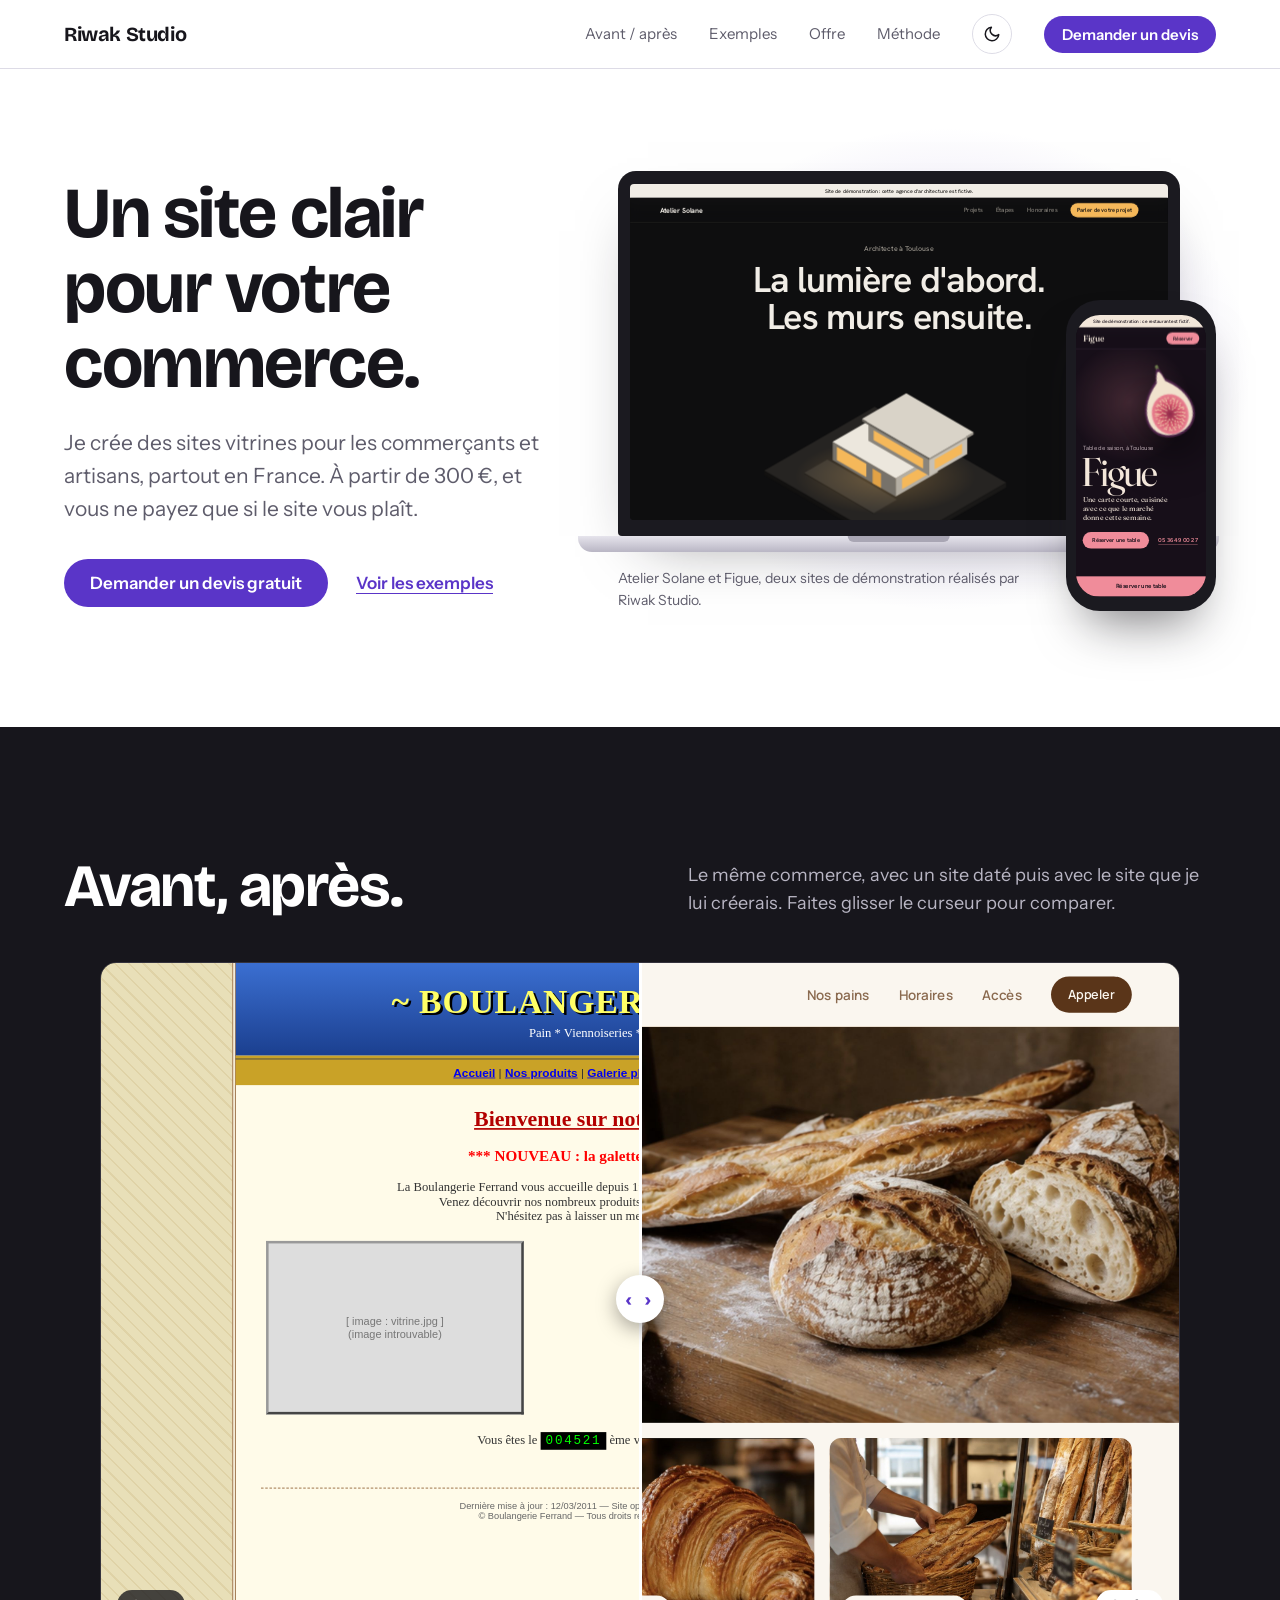
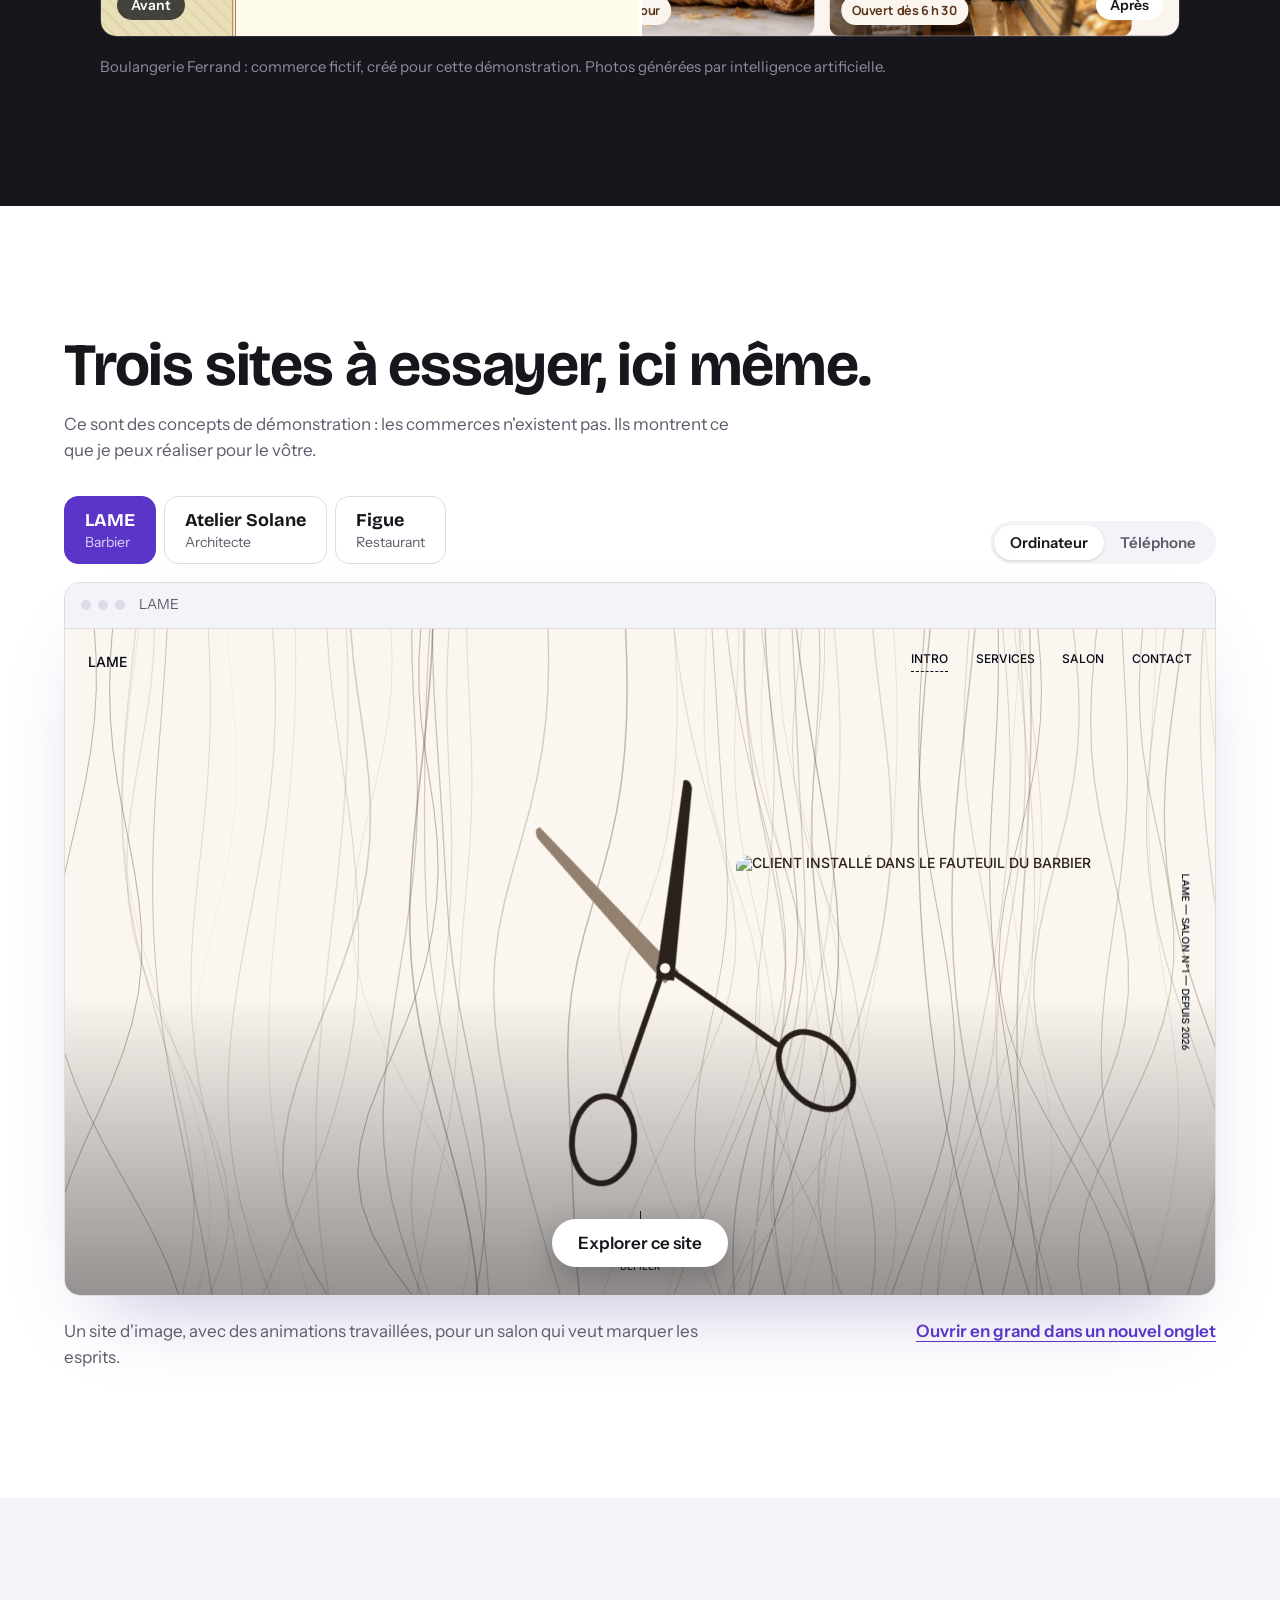
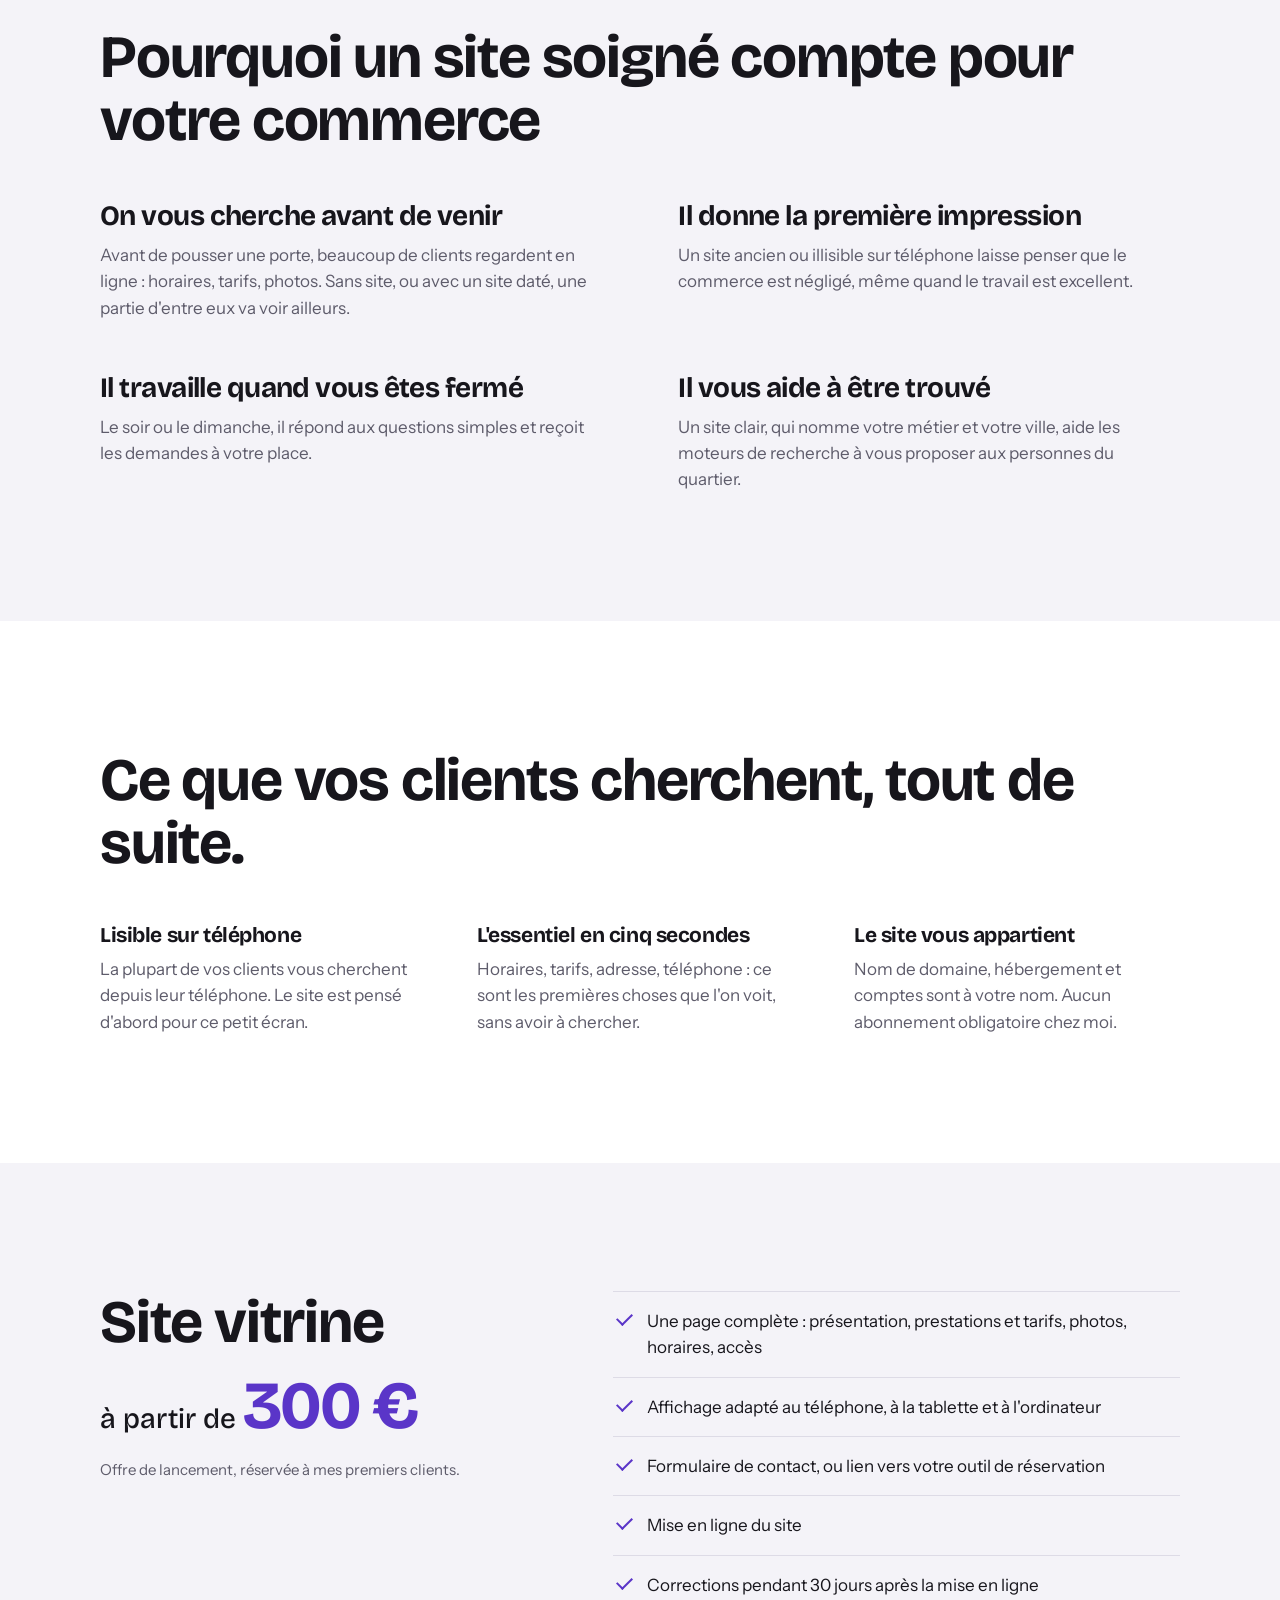
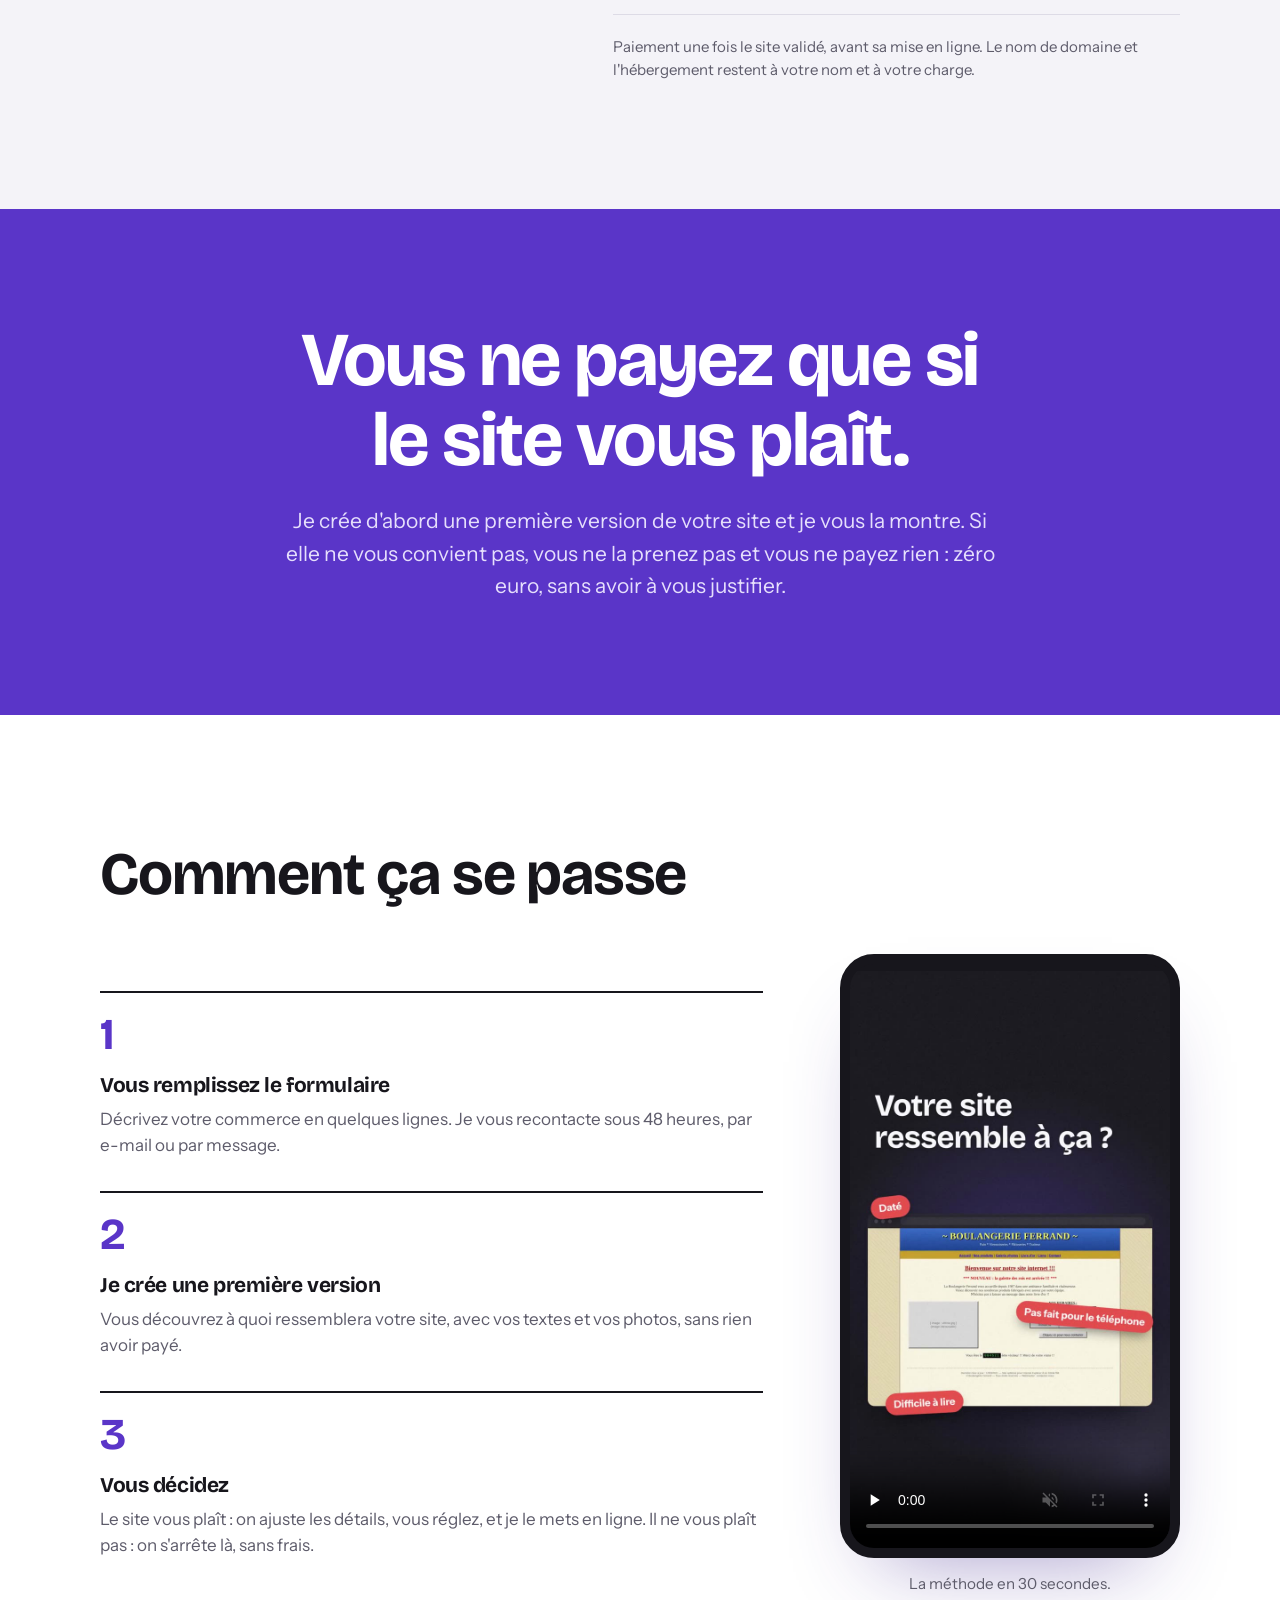
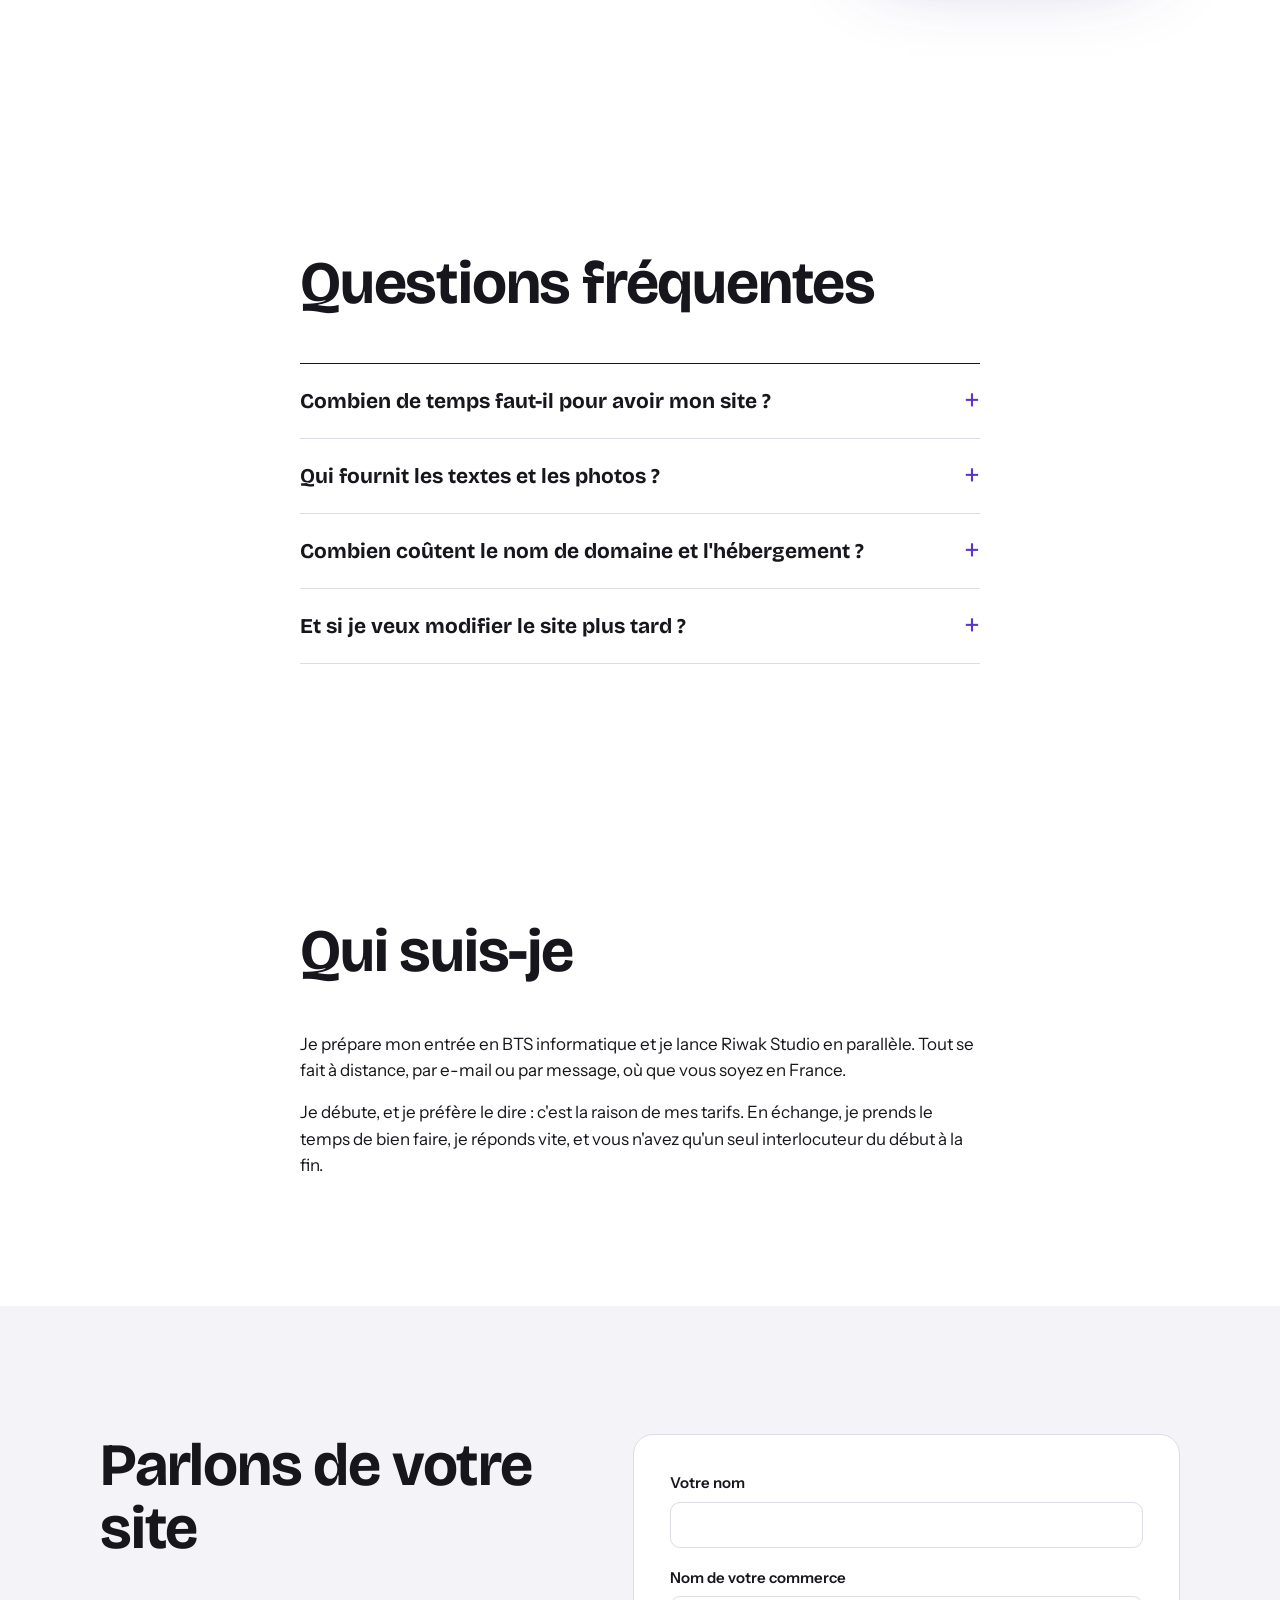
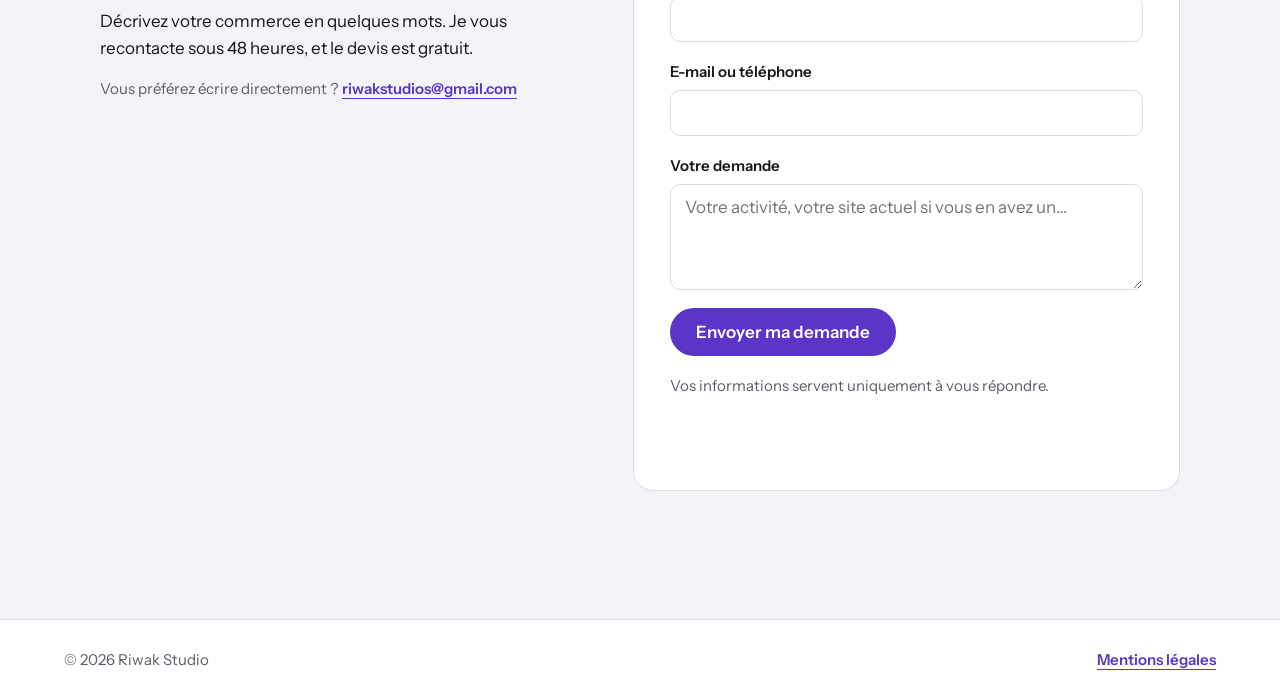
<file: index.html>
<!DOCTYPE html>
<html lang="fr">
<head>
  <meta charset="UTF-8">
  <meta name="viewport" content="width=device-width, initial-scale=1">
  <title>Riwak Studio | Sites vitrines pour commerces et artisans</title>
  <meta name="description" content="Riwak Studio crée des sites vitrines pour les commerçants et artisans, partout en France. À partir de 300 €, et vous ne payez que si le site vous plaît.">

  <!-- Polices : Bricolage Grotesque pour les titres, Instrument Sans pour le texte -->
  <link rel="preconnect" href="https://fonts.googleapis.com">
  <link rel="preconnect" href="https://fonts.gstatic.com" crossorigin>
  <link href="https://fonts.googleapis.com/css2?family=Bricolage+Grotesque:opsz,wght@12..96,500;12..96,700&family=Instrument+Sans:wght@400;500;600&display=swap" rel="stylesheet">

  <!-- La feuille de style : toutes les couleurs, tailles et espacements sont dans ce fichier -->
  <!-- Applique le thème choisi (clair ou sombre) AVANT l'affichage, pour éviter un flash de couleur -->
  <script>
    try { var t = localStorage.getItem('theme'); if (t) document.documentElement.dataset.theme = t; } catch (e) {}
  </script>
  <!-- « ?v=2 » = numéro de version. Le changer oblige les navigateurs à recharger le fichier au lieu d'utiliser leur ancienne copie. -->
  <link rel="stylesheet" href="style.css?v=3">
</head>
<body>

<!-- ============ EN-TÊTE ============ -->
<header class="entete">
  <a href="#haut" class="logo">Riwak Studio</a>
  <nav class="menu" aria-label="Navigation principale">
    <a href="#refonte">Avant / après</a>
    <a href="#exemples">Exemples</a>
    <a href="#offre">Offre</a>
    <a href="#methode">Méthode</a>
    <!-- Le bouton qui passe du mode clair au mode sombre (voir script.js) -->
    <button class="theme" type="button" aria-label="Passer en mode sombre">
      <svg class="icone-lune" viewBox="0 0 24 24" fill="none" stroke="currentColor" stroke-width="2" stroke-linecap="round" stroke-linejoin="round" aria-hidden="true"><path d="M21 12.8A9 9 0 1 1 11.2 3a7 7 0 0 0 9.8 9.8z"/></svg>
      <svg class="icone-soleil" viewBox="0 0 24 24" fill="none" stroke="currentColor" stroke-width="2" stroke-linecap="round" aria-hidden="true"><circle cx="12" cy="12" r="4"/><path d="M12 2v2M12 20v2M4.9 4.9l1.4 1.4M17.7 17.7l1.4 1.4M2 12h2M20 12h2M4.9 19.1l1.4-1.4M17.7 6.3l1.4-1.4"/></svg>
    </button>
    <a href="#contact" class="bouton bouton-petit"><span class="texte-long">Demander un devis</span><span class="texte-court">Devis</span></a>
  </nav>
</header>

<main id="haut">

  <!-- ============ ACCROCHE : le texte à gauche, deux vrais sites dans un ordinateur et un téléphone ============ -->
  <section class="accroche">
    <div class="accroche-gauche">
      <h1>Un site clair pour votre commerce.</h1>
      <p class="accroche-texte">Je crée des sites vitrines pour les commerçants et artisans, partout en France. À partir de 300&nbsp;€, et vous ne payez que si le site vous plaît.</p>
      <div class="accroche-boutons">
        <a href="#contact" class="bouton">Demander un devis gratuit</a>
        <a href="#exemples" class="lien">Voir les exemples</a>
      </div>
    </div>

    <!-- Les écrans affichent les vrais sites d'exemple, réduits.
         data-largeur et data-hauteur = la taille d'origine du site ; script.js calcule la réduction. -->
    <figure class="scene">
      <div class="portable">
        <div class="portable-cadre">
          <div class="ecran ecran-portable" data-largeur="1440" data-hauteur="900">
            <iframe src="exemples/atelier-solane/index.html" title="Site Atelier Solane" tabindex="-1" aria-hidden="true"></iframe>
          </div>
        </div>
        <div class="portable-base"></div>
      </div>
      <div class="mobile">
        <div class="ecran ecran-mobile" data-largeur="390" data-hauteur="844">
          <iframe src="exemples/figue/index.html" title="Site Figue" tabindex="-1" aria-hidden="true"></iframe>
        </div>
      </div>
      <figcaption class="scene-legende">Atelier Solane et Figue, deux sites de démonstration réalisés par Riwak Studio.</figcaption>
    </figure>
  </section>

  <!-- ============ AVANT / APRÈS : le même commerce, l'ancien site et le nouveau ============ -->
  <section class="refonte" id="refonte">
    <div class="refonte-tete">
      <h2 class="titre">Avant, après.</h2>
      <p>Le même commerce, avec un site daté puis avec le site que je lui créerais. Faites glisser le curseur pour comparer.</p>
    </div>

    <!-- --position = où se trouve la séparation, de 0 % à 100 %. script.js la met à jour quand on bouge le curseur. -->
    <div class="comparateur" style="--position: 50%">
      <div class="ecran comparateur-ecran" data-largeur="1280" data-hauteur="800">
        <iframe src="exemples/refonte/avant.html" title="Ancien site" tabindex="-1" aria-hidden="true" loading="lazy"></iframe>
      </div>
      <div class="ecran comparateur-ecran comparateur-apres" data-largeur="1280" data-hauteur="800">
        <iframe src="exemples/refonte/apres.html" title="Nouveau site" tabindex="-1" aria-hidden="true" loading="lazy"></iframe>
      </div>
      <span class="etiquette etiquette-avant">Avant</span>
      <span class="etiquette etiquette-apres">Après</span>
      <!-- Le vrai curseur est invisible et couvre toute l'image : on peut cliquer ou glisser n'importe où,
           et il marche aussi au clavier avec les flèches -->
      <input class="comparateur-curseur" type="range" min="0" max="100" value="50" aria-label="Comparer l'ancien site et le nouveau">
      <span class="poignee" aria-hidden="true"></span>
    </div>
    <p class="refonte-note">Boulangerie Ferrand : commerce fictif, créé pour cette démonstration. Photos générées par intelligence artificielle.</p>
  </section>

  <!-- ============ EXEMPLES : les trois sites, visibles sans quitter la page ============ -->
  <section class="exemples" id="exemples">
    <h2 class="titre">Trois sites à essayer, ici même.</h2>
    <p class="exemples-intro">Ce sont des concepts de démonstration : les commerces n'existent pas. Ils montrent ce que je peux réaliser pour le vôtre.</p>

    <div class="exemples-commandes">
      <!-- Les trois onglets. Le contenu de chaque exemple est décrit dans script.js -->
      <div class="onglets" role="tablist" aria-label="Choisir un exemple">
        <button class="onglet actif" role="tab" aria-selected="true" data-exemple="0">LAME <span>Barbier</span></button>
        <button class="onglet" role="tab" aria-selected="false" data-exemple="1">Atelier Solane <span>Architecte</span></button>
        <button class="onglet" role="tab" aria-selected="false" data-exemple="2">Figue <span>Restaurant</span></button>
      </div>
      <!-- Pour voir le site comme sur un ordinateur ou comme sur un téléphone -->
      <div class="appareils" role="group" aria-label="Taille de l'aperçu">
        <button class="appareil actif" data-appareil="ordinateur" aria-pressed="true">Ordinateur</button>
        <button class="appareil" data-appareil="telephone" aria-pressed="false">Téléphone</button>
      </div>
    </div>

    <div class="fenetre">
      <div class="fenetre-barre">
        <span class="fenetre-points" aria-hidden="true"><i></i><i></i><i></i></span>
        <span class="fenetre-nom">LAME</span>
        <button class="fenetre-quitter" hidden>Quitter le site</button>
      </div>
      <div class="fenetre-ecran">
        <!-- Le site d'exemple s'affiche dans ce cadre (une « iframe » = une page dans la page) -->
        <iframe class="fenetre-site" title="Aperçu du site LAME" loading="lazy" src="exemples/lame/index.html"></iframe>
        <!-- Ce bouton recouvre le site : tant qu'on n'a pas cliqué dessus, la molette fait défiler
             la page Riwak Studio et pas le site d'exemple -->
        <button class="fenetre-voile"><span>Explorer ce site</span></button>
      </div>
    </div>

    <div class="exemple-legende">
      <p class="exemple-description">Un site d'image, avec des animations travaillées, pour un salon qui veut marquer les esprits.</p>
      <a href="exemples/lame/index.html" class="lien exemple-lien" target="_blank" rel="noopener">Ouvrir en grand dans un nouvel onglet</a>
    </div>
  </section>

  <!-- ============ POURQUOI UN SITE DE QUALITÉ ============ -->
  <section class="bloc bloc-teinte" id="pourquoi">
    <h2 class="titre">Pourquoi un site soigné compte pour votre commerce</h2>
    <div class="quatre">
      <div>
        <h3>On vous cherche avant de venir</h3>
        <p>Avant de pousser une porte, beaucoup de clients regardent en ligne : horaires, tarifs, photos. Sans site, ou avec un site daté, une partie d'entre eux va voir ailleurs.</p>
      </div>
      <div>
        <h3>Il donne la première impression</h3>
        <p>Un site ancien ou illisible sur téléphone laisse penser que le commerce est négligé, même quand le travail est excellent.</p>
      </div>
      <div>
        <h3>Il travaille quand vous êtes fermé</h3>
        <p>Le soir ou le dimanche, il répond aux questions simples et reçoit les demandes à votre place.</p>
      </div>
      <div>
        <h3>Il vous aide à être trouvé</h3>
        <p>Un site clair, qui nomme votre métier et votre ville, aide les moteurs de recherche à vous proposer aux personnes du quartier.</p>
      </div>
    </div>
  </section>

  <!-- ============ CE QUE VOUS OBTENEZ ============ -->
  <section class="bloc">
    <h2 class="titre">Ce que vos clients cherchent, tout de suite.</h2>
    <div class="trois">
      <div>
        <h3>Lisible sur téléphone</h3>
        <p>La plupart de vos clients vous cherchent depuis leur téléphone. Le site est pensé d'abord pour ce petit écran.</p>
      </div>
      <div>
        <h3>L'essentiel en cinq secondes</h3>
        <p>Horaires, tarifs, adresse, téléphone : ce sont les premières choses que l'on voit, sans avoir à chercher.</p>
      </div>
      <div>
        <h3>Le site vous appartient</h3>
        <p>Nom de domaine, hébergement et comptes sont à votre nom. Aucun abonnement obligatoire chez moi.</p>
      </div>
    </div>
  </section>

  <!-- ============ OFFRE ============ -->
  <section class="bloc bloc-teinte" id="offre">
    <div class="offre">
      <div class="offre-prix">
        <h2 class="titre">Site vitrine</h2>
        <p class="prix">à partir de <strong>300&nbsp;€</strong></p>
        <p class="note">Offre de lancement, réservée à mes premiers clients.</p>
      </div>
      <div class="offre-detail">
        <ul class="liste">
          <li>Une page complète : présentation, prestations et tarifs, photos, horaires, accès</li>
          <li>Affichage adapté au téléphone, à la tablette et à l'ordinateur</li>
          <li>Formulaire de contact, ou lien vers votre outil de réservation</li>
          <li>Mise en ligne du site</li>
          <li>Corrections pendant 30 jours après la mise en ligne</li>
        </ul>
        <p class="note">Paiement une fois le site validé, avant sa mise en ligne. Le nom de domaine et l'hébergement restent à votre nom et à votre charge.</p>
      </div>
    </div>
  </section>

  <!-- ============ GARANTIE ============ -->
  <section class="garantie">
    <h2>Vous ne payez que si le site vous plaît.</h2>
    <p>Je crée d'abord une première version de votre site et je vous la montre. Si elle ne vous convient pas, vous ne la prenez pas et vous ne payez rien : zéro euro, sans avoir à vous justifier.</p>
  </section>

  <!-- ============ MÉTHODE ============ -->
  <section class="bloc" id="methode">
    <h2 class="titre">Comment ça se passe</h2>
    <!-- Deux colonnes : les étapes à gauche, la vidéo à droite (l'une sous l'autre sur téléphone) -->
    <div class="methode-grille">
      <ol class="etapes">
        <li>
          <h3>Vous remplissez le formulaire</h3>
          <p>Décrivez votre commerce en quelques lignes. Je vous recontacte sous 48&nbsp;heures, par e-mail ou par message.</p>
        </li>
        <li>
          <h3>Je crée une première version</h3>
          <p>Vous découvrez à quoi ressemblera votre site, avec vos textes et vos photos, sans rien avoir payé.</p>
        </li>
        <li>
          <h3>Vous décidez</h3>
          <p>Le site vous plaît : on ajuste les détails, vous réglez, et je le mets en ligne. Il ne vous plaît pas : on s'arrête là, sans frais.</p>
        </li>
      </ol>
      <!-- La vidéo :
           - preload="none" : elle ne se télécharge que si le visiteur appuie sur lecture
             (le site reste rapide, et on ne consomme pas les données mobiles pour rien) ;
           - poster : l'image affichée avant la lecture ;
           - playsinline : sur iPhone, elle se lit dans la page au lieu de passer en plein écran ;
           - muted : la vidéo n'a pas de son. -->
      <figure class="methode-video">
        <video controls playsinline muted preload="none" poster="videos/riwak-studio-apercu.jpg" width="720" height="1280">
          <source src="videos/riwak-studio.mp4" type="video/mp4">
        </video>
        <figcaption>La méthode en 30 secondes.</figcaption>
      </figure>
    </div>
  </section>

  <!-- ============ QUESTIONS FRÉQUENTES ============
       « details » et « summary » sont deux balises HTML qui créent un bloc
       qui s'ouvre et se ferme au clic, sans aucun JavaScript. -->
  <section class="bloc bloc-etroit" id="questions">
    <h2 class="titre">Questions fréquentes</h2>
    <div class="questions">
      <details>
        <summary>Combien de temps faut-il pour avoir mon site ?</summary>
        <p>Comptez deux à trois semaines entre votre demande et la mise en ligne. Le délai dépend surtout du moment où je reçois vos textes et vos photos.</p>
      </details>
      <details>
        <summary>Qui fournit les textes et les photos ?</summary>
        <p>Vous m'envoyez ce que vous avez : photos, horaires, tarifs, quelques lignes sur votre activité. Je rédige et je mets en forme. Des photos prises au téléphone, bien cadrées, suffisent souvent.</p>
      </details>
      <details>
        <summary>Combien coûtent le nom de domaine et l'hébergement ?</summary>
        <p>Ils ne sont pas compris dans le prix du site et restent à votre nom. Pour un site vitrine, le total est modeste. Je vous indique le montant exact avant de commencer, pour que vous n'ayez aucune surprise.</p>
      </details>
      <details>
        <summary>Et si je veux modifier le site plus tard ?</summary>
        <p>Les corrections sont comprises pendant 30 jours après la mise en ligne. Ensuite, chaque modification se fait sur devis, sans abonnement.</p>
      </details>
    </div>
  </section>

  <!-- ============ QUI SUIS-JE ============ -->
  <section class="bloc bloc-etroit" id="qui">
    <h2 class="titre">Qui suis-je</h2>
    <p>Je prépare mon entrée en BTS informatique et je lance Riwak Studio en parallèle. Tout se fait à distance, par e-mail ou par message, où que vous soyez en France.</p>
    <p>Je débute, et je préfère le dire : c'est la raison de mes tarifs. En échange, je prends le temps de bien faire, je réponds vite, et vous n'avez qu'un seul interlocuteur du début à la fin.</p>
  </section>

  <!-- ============ CONTACT ============ -->
  <section class="bloc bloc-teinte" id="contact">
    <div class="contact">
      <div>
        <h2 class="titre">Parlons de votre site</h2>
        <p>Décrivez votre commerce en quelques mots. Je vous recontacte sous 48&nbsp;heures, et le devis est gratuit.</p>
        <!-- Le lien « mailto: » ouvre la messagerie de la personne avec l'adresse déjà remplie -->
        <p class="note">Vous préférez écrire directement ? <a href="mailto:riwakstudios@gmail.com" class="lien">riwakstudios@gmail.com</a></p>
      </div>

      <!-- Le formulaire envoie les demandes au service Web3Forms, qui les transfère par e-mail
           à riwakstudios@gmail.com. L'envoi est fait par script.js (partie 2). -->
      <form class="formulaire" action="https://api.web3forms.com/submit" method="POST" novalidate>
        <!-- La clé d'accès Web3Forms : elle dit à quelle adresse e-mail envoyer les demandes.
             Elle peut être publique, ce n'est pas un mot de passe. -->
        <input type="hidden" name="access_key" value="faf0bc2a-87b0-4a8e-ae54-42437f2df9a8">
        <input type="hidden" name="subject" value="Nouvelle demande depuis le site Riwak Studio">
        <input type="hidden" name="from_name" value="Site Riwak Studio">
        <!-- Piège à robots : une case invisible. Un humain ne la coche jamais, un robot oui,
             et Web3Forms ignore alors le message. -->
        <input type="checkbox" name="botcheck" class="piege" tabindex="-1" autocomplete="off" aria-hidden="true">
        <label>Votre nom
          <input type="text" name="nom" autocomplete="name" required>
        </label>
        <label>Nom de votre commerce
          <input type="text" name="commerce" autocomplete="organization" required>
        </label>
        <label>E-mail ou téléphone
          <input type="text" name="coordonnees" required>
        </label>
        <label>Votre demande
          <textarea name="message" rows="4" placeholder="Votre activité, votre site actuel si vous en avez un…"></textarea>
        </label>
        <button type="submit" class="bouton">Envoyer ma demande</button>
        <p class="note">Vos informations servent uniquement à vous répondre.</p>
        <p class="formulaire-message" role="status"></p>
      </form>
    </div>
  </section>

</main>

<!-- ============ PIED DE PAGE ============ -->
<footer class="pied">
  <span>© 2026 Riwak Studio</span>
  <a href="mentions-legales.html" class="lien">Mentions légales</a>
</footer>

<script src="script.js?v=2"></script>
</body>
</html>
</file>
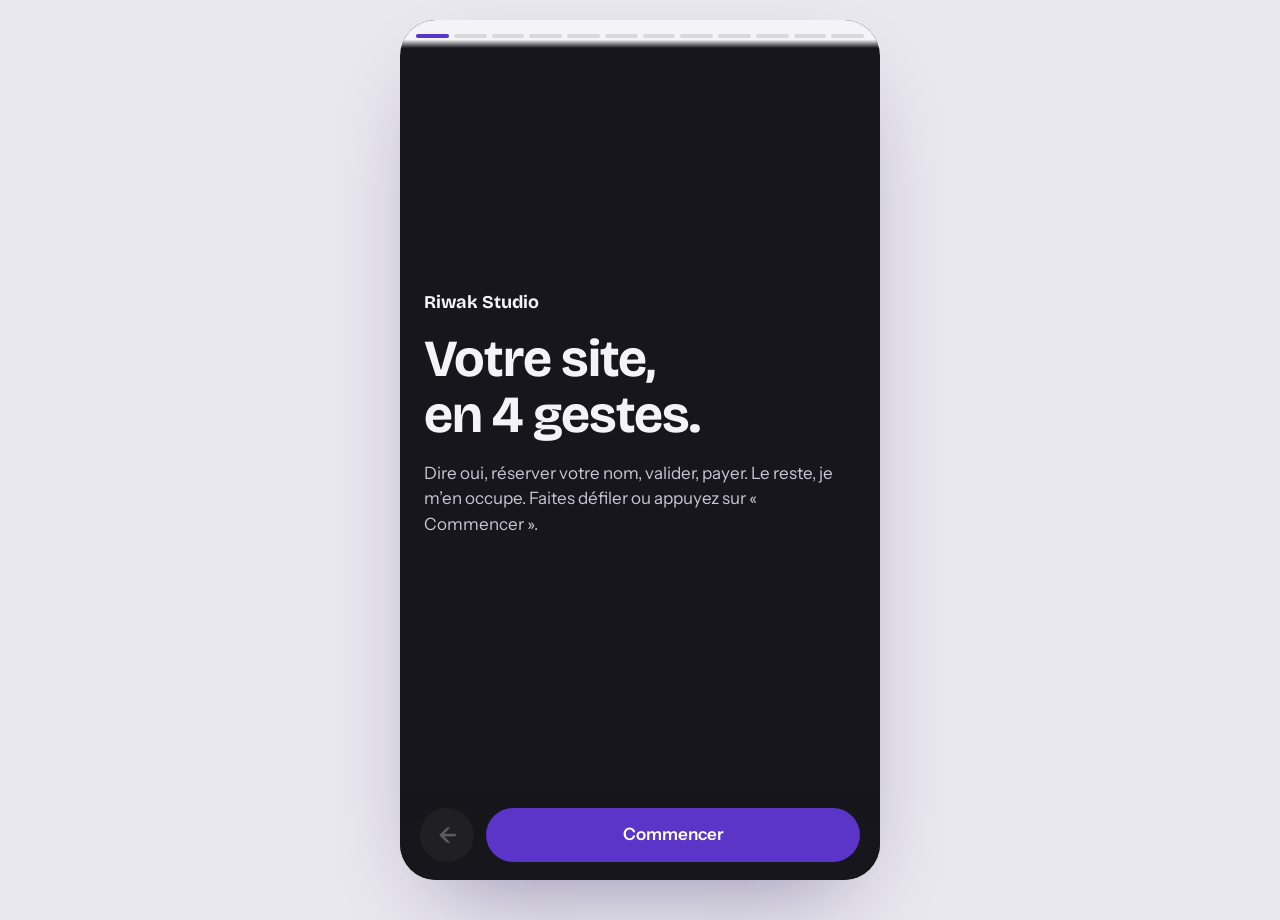
<file: guide/index.html>
<!DOCTYPE html>
<html lang="fr">
<head>
  <meta charset="utf-8">
  <meta name="viewport" content="width=device-width, initial-scale=1, viewport-fit=cover">
  <meta name="robots" content="noindex, nofollow">
  <title>Votre site en 3 gestes · Riwak Studio</title>
  <link rel="preconnect" href="https://fonts.googleapis.com">
  <link rel="preconnect" href="https://fonts.gstatic.com" crossorigin>
  <link href="https://fonts.googleapis.com/css2?family=Bricolage+Grotesque:opsz,wght@12..96,500;12..96,700&family=Instrument+Sans:wght@400;500;600&display=swap" rel="stylesheet">
  <style>
    /* Page autonome : elle a son propre style, indépendant du site. */
    :root {
      --fond: #f4f3f8; --carte: #fff; --encre: #17161c; --gris: #5e5c6b; --trait: #dddbe6;
      --violet: #5a35c8; --violet-fonce: #44259e; --lavande: #ece6ff; --vert: #2f8a57; --vert-clair: #e3f3ea;
      --nuit: #17161c;
    }
    * { box-sizing: border-box; margin: 0; }
    html, body { height: 100%; }
    body { font-family: "Instrument Sans", system-ui, sans-serif; background: #e9e7ef; color: var(--encre); line-height: 1.5; font-size: 17px; overflow: hidden; }
    h1, h2, h3 { font-family: "Bricolage Grotesque", system-ui, sans-serif; letter-spacing: -0.02em; line-height: 1.08; }
    h1 { font-size: clamp(38px, 11vw, 52px); }
    h2 { font-size: clamp(30px, 8.5vw, 38px); }
    h3 { font-size: 21px; }
    button { font: inherit; cursor: pointer; }
    :focus-visible { outline: 3px solid var(--violet); outline-offset: 3px; }

    /* Le « téléphone » : plein écran sur mobile, centré sur ordinateur */
    .guide { position: relative; height: 100%; max-width: 480px; margin: 0 auto; background: var(--fond); overflow: hidden; }
    @media (min-width: 560px) { .guide { height: min(900px, calc(100% - 40px)); margin-top: 20px; border-radius: 36px; box-shadow: 0 40px 90px -40px rgba(30,20,80,.45); } }

    /* Barre de progression façon story */
    .progres { position: absolute; z-index: 5; top: 0; left: 0; right: 0; display: flex; gap: 5px; padding: calc(14px + env(safe-area-inset-top)) 16px 10px; background: linear-gradient(var(--fond) 70%, transparent); }
    .progres span { flex: 1; height: 4px; border-radius: 2px; background: rgba(23,22,28,.12); overflow: hidden; }
    .progres span i { display: block; height: 100%; width: 100%; background: var(--violet); transform: scaleX(0); transform-origin: 0 50%; transition: transform .35s ease; }
    .progres span.vu i { transform: scaleX(1); }

    /* Les écrans défilent horizontalement, un par un */
    .ecrans { height: 100%; display: flex; overflow-x: auto; overflow-y: hidden; scroll-snap-type: x mandatory; scroll-behavior: smooth; scrollbar-width: none; }
    .ecrans::-webkit-scrollbar { display: none; }
    .ecran { flex: 0 0 100%; height: 100%; scroll-snap-align: start; overflow-y: auto; padding: calc(48px + env(safe-area-inset-top)) 24px 120px; display: flex; flex-direction: column; gap: 18px; }
    .ecran.centre { justify-content: center; }
    .ecran.sombre { background: var(--nuit); color: #f4f3f8; }
    .ecran.violet { background: var(--violet); color: #f4f3f8; }
    .surtitre { font-size: 15px; font-weight: 600; color: var(--violet); }
    .sombre .surtitre, .violet .surtitre { color: #cbbcff; }
    .doux { color: var(--gris); }
    .sombre .doux { color: #c9c7d4; } .violet .doux { color: #e4dcff; }
    .logo { font: 700 18px "Bricolage Grotesque", sans-serif; }

    /* Navigation du bas */
    .nav { position: absolute; z-index: 5; left: 0; right: 0; bottom: 0; display: flex; gap: 12px; padding: 16px 20px calc(18px + env(safe-area-inset-bottom)); background: linear-gradient(transparent, var(--fond) 35%); }
    .nav.sur-sombre { background: linear-gradient(transparent, rgba(23,22,28,.9) 35%); }
    .nav.sur-violet { background: linear-gradient(transparent, rgba(90,53,200,.95) 35%); }
    .nav button { height: 54px; border-radius: 999px; border: 0; font-weight: 600; }
    .nav .retour { width: 54px; flex: none; background: rgba(23,22,28,.08); color: var(--encre); font-size: 22px; }
    .nav.sur-sombre .retour, .nav.sur-violet .retour { background: rgba(255,255,255,.14); color: #fff; }
    .nav .suivant { flex: 1; background: var(--violet); color: #fff; font-size: 17px; }
    .nav.sur-violet .suivant { background: #fff; color: var(--violet); }
    .nav .retour[disabled] { opacity: .3; cursor: default; }

    /* Éléments communs */
    .carte { background: var(--carte); border: 1px solid var(--trait); border-radius: 22px; padding: 20px; }
    .bouton { display: block; width: 100%; padding: 16px 20px; border-radius: 999px; border: 2px solid var(--violet); background: var(--violet); color: #fff; font-weight: 600; text-align: center; text-decoration: none; }
    .bouton.secondaire { background: transparent; color: var(--violet); }
    .bouton[disabled] { opacity: .5; cursor: default; }
    .pastille { display: inline-block; padding: 6px 14px; border-radius: 999px; background: var(--lavande); color: #3d2390; font-size: 14px; font-weight: 600; }
    .ok { display: flex; align-items: center; gap: 10px; padding: 14px 16px; border-radius: 16px; background: var(--vert-clair); color: #1f5e3b; font-weight: 600; animation: pop .45s cubic-bezier(.2,1.4,.4,1) both; }
    .ok svg { flex: none; width: 26px; height: 26px; }
    .simulation { font-size: 13px; color: var(--gris); text-align: center; }
    @keyframes pop { from { opacity: 0; transform: scale(.85); } }
    @keyframes monte { from { opacity: 0; transform: translateY(18px); } }
    .ecran.actif .entre { animation: monte .55s cubic-bezier(.2,.7,.2,1) both; }
    .ecran.actif .entre:nth-child(2) { animation-delay: .08s; } .ecran.actif .entre:nth-child(3) { animation-delay: .16s; }
    .ecran.actif .entre:nth-child(4) { animation-delay: .24s; } .ecran.actif .entre:nth-child(5) { animation-delay: .32s; }
    [hidden] { display: none !important; }

    /* Cartes à retourner */
    .retournables { display: grid; gap: 14px; }
    .retourne { display: block; perspective: 900px; border: 0; background: none; padding: 0; text-align: left; width: 100%; color: inherit; }
    .retourne .dedans { display: block; position: relative; height: 150px; transition: transform .6s cubic-bezier(.3,.7,.2,1); transform-style: preserve-3d; }
    .retourne.vu .dedans { transform: rotateY(180deg); }
    .face { position: absolute; inset: 0; border-radius: 22px; padding: 20px; backface-visibility: hidden; display: flex; flex-direction: column; justify-content: space-between; }
    .face.avant { background: var(--carte); border: 1px solid var(--trait); }
    .face.arriere { background: var(--violet); color: #fff; transform: rotateY(180deg); }
    .face .indice { font-size: 14px; color: var(--violet); font-weight: 600; }
    .face.arriere p { font-size: 17px; }

    /* Sélecteur à deux onglets */
    .onglets { display: grid; grid-template-columns: 1fr 1fr; background: rgba(255,255,255,.14); border-radius: 999px; padding: 4px; }
    .onglets button { border: 0; border-radius: 999px; padding: 12px 8px; background: transparent; color: #fff; font-weight: 600; font-size: 15px; }
    .onglets button[aria-selected="true"] { background: #fff; color: var(--violet); }
    .panneau { background: rgba(255,255,255,.1); border-radius: 22px; padding: 20px; animation: pop .35s ease both; }

    /* Maquettes */
    .mail .ligne { display: flex; justify-content: space-between; font-size: 14px; color: var(--gris); padding-bottom: 10px; border-bottom: 1px solid var(--trait); margin-bottom: 12px; }
    .bulle { align-self: flex-end; background: var(--violet); color: #fff; padding: 12px 16px; border-radius: 18px 18px 4px 18px; font-weight: 500; animation: pop .4s cubic-bezier(.2,1.4,.4,1) both; }
    .champ-carte { border: 2px solid var(--trait); border-radius: 14px; padding: 14px 16px; color: var(--gris); font-variant-numeric: tabular-nums; }
    .chargement { width: 22px; height: 22px; border: 3px solid rgba(255,255,255,.4); border-top-color: #fff; border-radius: 50%; display: inline-block; vertical-align: -5px; animation: tourne .8s linear infinite; }
    @keyframes tourne { to { transform: rotate(360deg); } }
    textarea, input[type="text"], input[type="email"] { width: 100%; padding: 14px; border: 2px solid var(--trait); border-radius: 14px; font: inherit; background: #fff; }
    label { font-size: 14px; font-weight: 600; color: var(--gris); display: block; margin-bottom: 6px; }

    /* Coûts : curseur et barres */
    input[type="range"] { width: 100%; accent-color: var(--violet); height: 32px; }
    .total { font: 700 56px/1 "Bricolage Grotesque", sans-serif; color: var(--violet); letter-spacing: -0.03em; }
    .barres { display: flex; align-items: flex-end; gap: 8px; height: 140px; }
    .barres div { flex: 1; display: flex; flex-direction: column; justify-content: flex-end; align-items: center; gap: 6px; font-size: 13px; color: var(--gris); height: 100%; }
    .barres i { display: block; width: 100%; border-radius: 10px 10px 4px 4px; background: var(--trait); transition: height .4s cubic-bezier(.2,.7,.2,1), background .3s; }
    .barres .dans i { background: var(--violet); }

    /* Liste qui se coche */
    .coches { list-style: none; padding: 0; display: grid; gap: 12px; }
    .coches li { display: flex; gap: 12px; align-items: flex-start; }
    .coches .rond { flex: none; width: 28px; height: 28px; border-radius: 50%; border: 2px solid var(--trait); display: grid; place-items: center; color: #fff; transition: background .3s, border-color .3s; }
    .coches li.coche .rond { background: var(--vert); border-color: var(--vert); }

    /* Questions qui s'ouvrent */
    details { background: var(--carte); border: 1px solid var(--trait); border-radius: 18px; padding: 16px 18px; }
    summary { font-weight: 600; cursor: pointer; list-style: none; display: flex; justify-content: space-between; gap: 12px; }
    summary::-webkit-details-marker { display: none; }
    summary::after { content: "+"; color: var(--violet); font-size: 22px; line-height: 1; transition: transform .25s; }
    details[open] summary::after { transform: rotate(45deg); }
    details p { margin-top: 10px; color: var(--gris); }

    /* Discussion façon messagerie */
    .fil { background: #efeaf9; border-radius: 22px; padding: 14px; height: min(54vh, 470px); overflow-y: auto; display: flex; flex-direction: column; gap: 8px; scroll-behavior: smooth; }
    .fil .jour { align-self: center; font-size: 12px; font-weight: 600; color: var(--gris); background: rgba(255,255,255,.75); padding: 4px 12px; border-radius: 999px; margin: 6px 0; }
    .fil .msg { max-width: 82%; padding: 10px 14px; border-radius: 18px; font-size: 15px; line-height: 1.4; animation: pop .3s ease both; }
    .fil .msg.client { align-self: flex-start; background: #fff; border-bottom-left-radius: 4px; }
    .fil .msg.moi { align-self: flex-end; background: var(--violet); color: #fff; border-bottom-right-radius: 4px; }
    .fil .msg b.qui { display: block; font-size: 12px; opacity: .7; margin-bottom: 2px; }
    .fil .ecrit { align-self: flex-start; background: #fff; padding: 12px 16px; border-radius: 18px; display: flex; gap: 4px; }
    .fil .ecrit.moi { align-self: flex-end; background: var(--violet); }
    .fil .ecrit i { width: 7px; height: 7px; border-radius: 50%; background: var(--gris); animation: point 1s infinite; }
    .fil .ecrit.moi i { background: #fff; }
    .fil .ecrit i:nth-child(2) { animation-delay: .15s; } .fil .ecrit i:nth-child(3) { animation-delay: .3s; }
    @keyframes point { 0%, 60%, 100% { opacity: .3; transform: translateY(0); } 30% { opacity: 1; transform: translateY(-3px); } }
    .actions-fil { display: grid; grid-template-columns: 1fr 1fr; gap: 10px; }
    .actions-fil .bouton { padding: 12px; font-size: 15px; }

    /* Liste à cocher soi-même */
    .a-cocher { list-style: none; padding: 0; display: grid; gap: 10px; }
    .a-cocher button { width: 100%; display: flex; gap: 12px; align-items: center; text-align: left; padding: 14px; border: 2px solid var(--trait); border-radius: 16px; background: #fff; color: var(--encre); }
    .a-cocher .rond { flex: none; width: 28px; height: 28px; border-radius: 50%; border: 2px solid var(--trait); display: grid; place-items: center; color: transparent; transition: background .25s, border-color .25s; }
    .a-cocher button[aria-pressed="true"] { border-color: var(--vert); }
    .a-cocher button[aria-pressed="true"] .rond { background: var(--vert); border-color: var(--vert); color: #fff; }

    .confetti { position: fixed; z-index: 20; top: 0; left: 0; width: 10px; height: 14px; border-radius: 2px; pointer-events: none; }
    .piege { position: absolute; left: -9999px; }

    @media (prefers-reduced-motion: reduce) {
      *, *::before, *::after { animation: none !important; transition: none !important; scroll-behavior: auto !important; }
    }
  </style>
</head>
<body>
<div class="guide">
  <div class="progres" id="progres" aria-hidden="true"></div>

  <main class="ecrans" id="ecrans">

    <!-- 1. Accueil -->
    <section class="ecran sombre centre" data-nav="sombre" aria-label="Accueil">
      <p class="logo entre">Riwak Studio</p>
      <h1 class="entre">Votre site,<br>en 4 gestes.</h1>
      <p class="doux entre">Dire oui, réserver votre nom, valider, payer. Le reste, je m’en occupe. Faites défiler ou appuyez sur « Commencer ».</p>
    </section>


    <!-- 2. Domaine et hébergement : cartes à retourner -->
    <section class="ecran" aria-label="Le nom et l’hébergement">
      <p class="surtitre entre">Les deux choses à avoir</p>
      <h2 class="entre">Un site, c’est comme une boutique.</h2>
      <p class="doux entre">Touchez les cartes pour les retourner.</p>
      <div class="retournables entre">
        <button class="retourne" type="button" aria-label="Le nom de domaine : retourner la carte">
          <span class="dedans">
            <span class="face avant"><h3>Le nom de domaine</h3><span class="indice">Toucher pour découvrir ↻</span></span>
            <span class="face arriere"><h3>L’adresse</h3><p>Ce que vos clients tapent pour vous trouver, par exemple boulangerie-ferrand.fr.</p></span>
          </span>
        </button>
        <button class="retourne" type="button" aria-label="L’hébergement : retourner la carte">
          <span class="dedans">
            <span class="face avant"><h3>L’hébergement</h3><span class="indice">Toucher pour découvrir ↻</span></span>
            <span class="face arriere"><h3>Le local</h3><p>L’endroit où votre site est rangé, pour qu’il reste visible jour et nuit.</p></span>
          </span>
        </button>
      </div>
      <p class="doux entre">L’hébergement est gratuit pour un site vitrine simple. Je règle les deux pour vous.</p>
    </section>

    <!-- 3. Propriété : onglets -->
    <section class="ecran violet" data-nav="violet" aria-label="À qui appartient le site">
      <p class="surtitre entre">Le plus important</p>
      <h2 class="entre">Tout est à votre nom.</h2>
      <div class="onglets entre" role="tablist">
        <button type="button" role="tab" aria-selected="true" data-panneau="p-vous">Ce qui est à vous</button>
        <button type="button" role="tab" aria-selected="false" data-panneau="p-moi">Ce que je fais</button>
      </div>
      <div class="panneau" id="p-vous" role="tabpanel"><p>Votre compte OVH, votre nom de domaine et votre site. C’est <b>vous</b> qui les payez, avec votre carte. Si nous arrêtons un jour de travailler ensemble, <b>rien ne change</b> : tout reste à vous.</p></div>
      <div class="panneau" id="p-moi" role="tabpanel" hidden><p>J’ai seulement un <b>accès technique</b>, pour régler et mettre à jour votre site. Je ne peux ni changer le propriétaire, ni utiliser votre carte. Vous pouvez retirer cet accès quand vous voulez.</p></div>
    </section>

    <!-- 4. Geste 1 : dire oui -->
    <section class="ecran" aria-label="Geste 1 : dire oui">
      <p class="surtitre entre">Geste 1 sur 4</p>
      <h2 class="entre">Dites oui au devis.</h2>
      <p class="doux entre">Je vous l’envoie par e-mail. Essayez de répondre :</p>
      <div class="carte mail entre" id="mail">
        <div class="ligne"><span>De : Riwak Studio</span><span>Devis</span></div>
        <p>Bonjour, voici le devis pour votre site : 300 €, et vous ne payez que s’il vous plaît.</p>
      </div>
      <button class="bouton entre" type="button" id="b-accord">Répondre « Bon pour accord »</button>
      <p class="simulation">Simulation : rien n’est envoyé.</p>
    </section>

    <!-- Geste 2 : réserver son nom -->
    <section class="ecran" aria-label="Geste 2 : réserver votre nom">
      <p class="surtitre entre">Geste 2 sur 4</p>
      <h2 class="entre">Réservez votre nom.</h2>
      <p class="doux entre">Une seule fois, environ 15 minutes. Je vous envoie le nom choisi ensemble et je vous guide par message. Touchez chaque étape une fois faite :</p>
      <ul class="a-cocher entre" id="a-cocher">
        <li><button type="button" aria-pressed="false"><span class="rond">✓</span><span>Je crée mon compte OVH, avec mon e-mail</span></button></li>
        <li><button type="button" aria-pressed="false"><span class="rond">✓</span><span>Je réserve mon nom : 1 an, renouvellement automatique</span></button></li>
        <li><button type="button" aria-pressed="false"><span class="rond">✓</span><span>J’ajoute Riwak Studio comme contact technique</span></button></li>
      </ul>
      <p id="nom-ok" hidden></p>
      <a class="bouton entre" href="ovh/">Voir le guide pas à pas, avec les écrans d’OVH</a>
      <p class="simulation">Bloqué à une étape ? Écrivez-moi à <a href="mailto:riwakstudios@gmail.com">riwakstudios@gmail.com</a>.</p>
    </section>

    <!-- Geste 3 : valider -->
    <section class="ecran" aria-label="Geste 3 : valider">
      <p class="surtitre entre">Geste 3 sur 4</p>
      <h2 class="entre">Validez votre site.</h2>
      <p class="doux entre">Sous 7 jours, vous recevez un lien vers votre page de suivi, avec votre site à regarder. Ensuite, un seul bouton :</p>
      <div class="carte entre" id="decision">
        <p class="pastille" style="margin-bottom:14px">Première version prête</p>
        <div style="display:grid; gap:10px">
          <button class="bouton" type="button" id="b-plait">Ça me plaît</button>
          <button class="bouton secondaire" type="button" id="b-changer">Je veux changer quelque chose</button>
        </div>
        <div id="z-changer" hidden style="margin-top:14px">
          <textarea id="t-changer" rows="3" aria-label="Ce que vous voulez changer" placeholder="Par exemple : la photo du haut…"></textarea>
          <button class="bouton" type="button" id="b-envoyer-changement" style="margin-top:10px">Envoyer</button>
        </div>
      </div>
      <p class="simulation">Simulation : rien n’est envoyé. Deux séries de retouches sont incluses.</p>
    </section>

    <!-- 6. Geste 3 : payer -->
    <section class="ecran" aria-label="Geste 4 : payer">
      <p class="surtitre entre">Geste 4 sur 4</p>
      <h2 class="entre">Payez en un clic.</h2>
      <p class="doux entre">Vous recevez un lien de paiement. Vous tapez votre carte, et votre site est mis en ligne.</p>
      <div class="carte entre" id="paiement" style="display:grid; gap:12px">
        <div style="display:flex; justify-content:space-between; font-weight:600"><span>Riwak Studio</span><span>300 €</span></div>
        <div class="champ-carte" id="champ-carte">Numéro de carte</div>
        <button class="bouton" type="button" id="b-payer">Payer 300 €</button>
      </div>
      <p class="simulation">Simulation : aucune carte n’est demandée ni débitée. Le virement est possible aussi.</p>
    </section>

    <!-- 2. Discussion : comment ça se passe en vrai -->
    <section class="ecran" aria-label="Comment ça se passe en vrai" data-fil>
      <p class="surtitre entre">Et en vrai, ça donne quoi ?</p>
      <h2 class="entre">Une semaine avec Julie, boulangère.</h2>
      <div class="fil entre" id="fil" aria-live="polite"></div>
      <div class="actions-fil">
        <button class="bouton secondaire" type="button" id="b-tout">Tout afficher</button>
        <button class="bouton secondaire" type="button" id="b-rejouer">Rejouer</button>
      </div>
      <p class="simulation">Exemple fictif.</p>
    </section>

    <!-- 7. Coûts : curseur -->
    <section class="ecran" aria-label="Ce que ça coûte">
      <p class="surtitre entre">Ce que ça coûte</p>
      <h2 class="entre">Pas de surprise.</h2>
      <p class="doux entre">300 € une seule fois pour votre site, payés à moi. Puis environ 10 € par an pour votre nom, payés directement à OVH.</p>
      <div class="carte entre">
        <label for="annees">Sur <span id="n-annees">3 ans</span>, vous payez au total, environ :</label>
        <p class="total" id="total">330 €</p>
        <p class="doux" id="par-mois" style="margin-top:6px"></p>
        <input type="range" id="annees" min="1" max="5" value="3" aria-describedby="total">
        <div class="barres" id="barres" aria-hidden="true"></div>
      </div>
      <p class="simulation">L’hébergement est gratuit pour un site vitrine simple. Si votre site demande plus, je vous le dis avant, dans le devis.</p>
    </section>

    <!-- 8. Ensuite : liste qui se coche -->
    <section class="ecran" aria-label="Ensuite">
      <p class="surtitre entre">Ensuite</p>
      <h2 class="entre">Je m’occupe du reste.</h2>
      <ul class="coches carte entre" id="coches">
        <li><span class="rond">✓</span><span><b>Mise en ligne</b>, avec le cadenas de sécurité.</span></li>
        <li><span class="rond">✓</span><span><b>Une affiche pour votre vitrine</b>, avec un QR code vers votre site. Offerte.</span></li>
        <li><span class="rond">✓</span><span><b>Un récapitulatif écrit</b> : votre adresse, votre nom de domaine, sa date de renouvellement.</span></li>
        <li><span class="rond">✓</span><span><b>Chaque année</b>, OVH renouvelle votre nom tout seul. Gardez juste une carte valide sur votre compte.</span></li>
      </ul>
    </section>

    <!-- 9. Questions -->
    <section class="ecran" aria-label="Questions fréquentes">
      <p class="surtitre entre">Vos questions</p>
      <h2 class="entre">Ce qu’on me demande souvent.</h2>
      <details class="entre"><summary>Et si le site ne me plaît pas ?</summary><p>Vous me le dites, et vous ne payez rien. C’est écrit dans le devis.</p></details>
      <details class="entre"><summary>Combien de temps ça prend ?</summary><p>La première version arrive sous 7 jours après votre accord. Je la prépare à partir de votre fiche Google : vous corrigez seulement ce qui ne va pas.</p></details>
      <details class="entre"><summary>Pourquoi créer un compte chez OVH ?</summary><p>Pour que votre nom soit vraiment à vous, à votre nom et sur votre compte. C’est une seule fois, environ 15 minutes, et je vous guide par message.</p></details>
      <details class="entre"><summary>Et si je veux changer quelque chose plus tard ?</summary><p>Écrivez-moi : je vous fais un petit devis à part pour les modifications après la mise en ligne.</p></details>
      <details class="entre"><summary>Et si vous arrêtez ?</summary><p>Rien ne change pour vous : votre compte, votre nom et votre site sont déjà à votre nom. Votre site reste en ligne.</p></details>
    </section>

    <!-- 10. Je me lance : vrai formulaire -->
    <section class="ecran sombre" data-nav="sombre" aria-label="Je me lance">
      <p class="surtitre entre">C’est parti ?</p>
      <h2 class="entre">Je me lance.</h2>
      <p class="doux entre">Laissez votre nom et votre commerce. Je vous réponds sous 48 heures, sans engagement.</p>
      <form class="entre" id="formulaire" novalidate style="display:grid; gap:12px">
        <div><label for="f-nom" style="color:#c9c7d4">Votre nom</label><input type="text" id="f-nom" name="nom" autocomplete="name" required></div>
        <div><label for="f-commerce" style="color:#c9c7d4">Votre commerce</label><input type="text" id="f-commerce" name="commerce" autocomplete="organization" required></div>
        <div><label for="f-contact" style="color:#c9c7d4">E-mail ou téléphone</label><input type="text" id="f-contact" name="coordonnees" autocomplete="email" required></div>
        <input type="checkbox" name="botcheck" class="piege" tabindex="-1" autocomplete="off" aria-hidden="true">
        <button class="bouton" type="submit" id="b-lancer" style="border-color:#fff">Envoyer ma demande</button>
        <p id="f-message" role="status" hidden></p>
      </form>
    </section>
  </main>

  <nav class="nav" id="nav" aria-label="Navigation du guide">
    <button class="retour" type="button" id="b-retour" aria-label="Écran précédent">←</button>
    <button class="suivant" type="button" id="b-suivant">Suivant</button>
  </nav>
</div>

<script>
// Même clé Web3Forms que le site : la demande arrive sur riwakstudios@gmail.com.
const CLE_WEB3FORMS = 'faf0bc2a-87b0-4a8e-ae54-42437f2df9a8';
const $ = (id) => document.getElementById(id);
const ecrans = [...document.querySelectorAll('.ecran')];
const conteneur = $('ecrans');
const coche = '<svg viewBox="0 0 24 24" fill="none" stroke="currentColor" stroke-width="3" stroke-linecap="round" stroke-linejoin="round"><path d="M5 12.5l4.5 4.5L19 7.5"/></svg>';

/* ---------- Navigation entre les écrans ---------- */
ecrans.forEach(() => $('progres').insertAdjacentHTML('beforeend', '<span><i></i></span>'));
let actuel = -1;
function allerA(i) { conteneur.scrollTo({ left: i * conteneur.clientWidth }); }
function miseAJour() {
  const i = Math.round(conteneur.scrollLeft / conteneur.clientWidth);
  if (i === actuel) return;
  actuel = i;
  ecrans.forEach((e, k) => e.classList.toggle('actif', k === i));
  [...$('progres').children].forEach((s, k) => s.classList.toggle('vu', k <= i));
  const nav = ecrans[i].dataset.nav;
  $('nav').className = 'nav' + (nav ? ' sur-' + nav : '');
  $('b-retour').disabled = i === 0;
  $('b-suivant').textContent = i === 0 ? 'Commencer' : (i === ecrans.length - 1 ? 'Revoir depuis le début' : 'Suivant');
  if (ecrans[i].querySelector('#coches')) cocherLaListe();
  if (ecrans[i].hasAttribute('data-fil') && !filLance) { filLance = true; jouerDiscussion(); }
}
conteneur.addEventListener('scroll', () => requestAnimationFrame(miseAJour), { passive: true });
$('b-suivant').addEventListener('click', () => allerA(actuel === ecrans.length - 1 ? 0 : actuel + 1));
$('b-retour').addEventListener('click', () => allerA(Math.max(0, actuel - 1)));
document.addEventListener('keydown', (e) => {
  if (e.target.matches('input, textarea')) return;
  if (e.key === 'ArrowRight') allerA(Math.min(ecrans.length - 1, actuel + 1));
  if (e.key === 'ArrowLeft') allerA(Math.max(0, actuel - 1));
});
window.addEventListener('resize', () => { const i = actuel; actuel = -1; conteneur.style.scrollBehavior = 'auto'; allerA(i); conteneur.style.scrollBehavior = ''; miseAJour(); });
miseAJour();

/* ---------- Écran 2 : cartes à retourner ---------- */
document.querySelectorAll('.retourne').forEach((b) => b.addEventListener('click', () => b.classList.toggle('vu')));

/* ---------- Écran 3 : onglets ---------- */
document.querySelectorAll('[role="tab"]').forEach((onglet) => onglet.addEventListener('click', () => {
  document.querySelectorAll('[role="tab"]').forEach((o) => {
    const choisi = o === onglet;
    o.setAttribute('aria-selected', choisi);
    $(o.dataset.panneau).hidden = !choisi;
  });
}));

/* ---------- Geste 2 : liste à cocher ---------- */
document.querySelectorAll('#a-cocher button').forEach((b) => b.addEventListener('click', () => {
  b.setAttribute('aria-pressed', b.getAttribute('aria-pressed') !== 'true');
  const toutes = [...document.querySelectorAll('#a-cocher button')].every((x) => x.getAttribute('aria-pressed') === 'true');
  $('nom-ok').hidden = !toutes;
  if (toutes) $('nom-ok').outerHTML = `<p class="ok" id="nom-ok">${coche}Votre nom est à vous. Je m’occupe du reste.</p>`;
}));

/* ---------- Discussion : comment ça se passe en vrai ---------- */
const discussion = [
  { jour: 'Jour 1' },
  { client: 'Bonjour, j’ai rempli votre formulaire. Notre site date de 2011, il ne donne vraiment pas envie…' },
  { moi: 'Bonjour Julie ! J’ai regardé votre fiche Google : j’ai déjà vos horaires, votre adresse et vos photos. Je vous envoie le devis : 300 €, et vous ne payez que si le site vous plaît.' },
  { client: 'Bon pour accord !' },
  { jour: 'Jour 2' },
  { moi: 'Merci ! De votre côté, il reste une chose : réserver boulangerie-ferrand.fr à votre nom, chez OVH. Voici le guide, environ 15 minutes. Écrivez-moi si vous bloquez.' },
  { client: 'C’est fait, le nom est à moi. J’ai ajouté votre identifiant comme contact technique.' },
  { jour: 'Jour 6' },
  { moi: 'Votre première version est prête ! Tout est sur votre page de suivi.' },
  { client: 'Superbe. Juste une chose : on fait aussi des gâteaux sur commande, on peut l’ajouter ?' },
  { moi: 'Bien sûr, c’est ajouté. Regardez la nouvelle page « Commandes ».' },
  { client: 'Ça me plaît !' },
  { moi: 'Merci ! Voici le lien de paiement.' },
  { client: 'Payé.' },
  { jour: 'Jour 7' },
  { moi: 'Votre site est en ligne sur boulangerie-ferrand.fr. Je vous envoie aussi l’affiche pour votre vitrine.' },
  { client: 'Merci ! Des clients m’en ont déjà parlé ce matin.' },
];
let lecture = 0;   // change à chaque relecture, pour arrêter l'ancienne
function bulle(m) {
  if (m.jour) return `<p class="jour">${m.jour}</p>`;
  return m.client ? `<p class="msg client"><b class="qui">Julie</b>${m.client}</p>` : `<p class="msg moi"><b class="qui">Riwak Studio</b>${m.moi}</p>`;
}
const pause = (ms) => new Promise((r) => setTimeout(r, ms));
async function jouerDiscussion() {
  const id = ++lecture, fil = $('fil'); fil.innerHTML = '';
  const rapide = matchMedia('(prefers-reduced-motion: reduce)').matches;
  for (const m of discussion) {
    if (id !== lecture) return;
    if (!m.jour && !rapide) {
      fil.insertAdjacentHTML('beforeend', `<p class="ecrit${m.moi ? ' moi' : ''}" aria-hidden="true"><i></i><i></i><i></i></p>`);
      fil.scrollTop = fil.scrollHeight;
      await pause(Math.min(1600, 500 + (m.client || m.moi).length * 12));
      if (id !== lecture) return;
      fil.lastElementChild.remove();
    } else if (!rapide) await pause(350);
    fil.insertAdjacentHTML('beforeend', bulle(m));
    fil.scrollTop = fil.scrollHeight;
    await pause(rapide ? 0 : 250);
  }
}
$('b-tout').addEventListener('click', () => { lecture++; $('fil').innerHTML = discussion.map(bulle).join(''); $('fil').scrollTop = $('fil').scrollHeight; });
$('b-rejouer').addEventListener('click', jouerDiscussion);
let filLance = false;

/* ---------- Écran 4 : bon pour accord ---------- */
$('b-accord').addEventListener('click', () => {
  $('b-accord').disabled = true;
  $('mail').insertAdjacentHTML('afterend', '<p class="bulle">Bon pour accord.</p>');
  setTimeout(() => $('b-accord').outerHTML = `<p class="ok">${coche}Devis accepté. Je prépare votre site.</p>`, 600);
});

/* ---------- Écran 5 : validation ---------- */
$('b-plait').addEventListener('click', (e) => {
  confettis(e.clientX, e.clientY);
  $('decision').innerHTML = `<p class="ok">${coche}Site validé ! Je vous envoie le lien de paiement.</p>`;
});
$('b-changer').addEventListener('click', () => { $('z-changer').hidden = false; $('t-changer').focus(); });
$('b-envoyer-changement').addEventListener('click', () => {
  $('decision').innerHTML = `<p class="ok">${coche}C’est noté. Je fais les changements et je vous préviens.</p>`;
});

/* ---------- Écran 6 : paiement simulé ---------- */
$('b-payer').addEventListener('click', () => {
  const b = $('b-payer'); b.disabled = true;
  const chiffres = '4970 •••• •••• 1234'; let n = 0;
  $('champ-carte').style.color = 'var(--encre)';
  const t = setInterval(() => { n++; $('champ-carte').textContent = chiffres.slice(0, n); if (n >= chiffres.length) clearInterval(t); }, 35);
  b.innerHTML = '<span class="chargement" aria-hidden="true"></span>&nbsp; Paiement…';
  setTimeout(() => { $('paiement').innerHTML = `<p class="ok">${coche}Paiement accepté. Votre site part en ligne.</p>`; }, 1500);
});

/* ---------- Écran 7 : coût sur plusieurs années ---------- */
const prix = (annees) => 300 + 10 * annees;
for (let a = 1; a <= 5; a++) $('barres').insertAdjacentHTML('beforeend', `<div><i style="height:${prix(a) / prix(5) * 100}%"></i><span>${a} an${a > 1 ? 's' : ''}</span></div>`);
function majCout() {
  const a = Number($('annees').value);
  $('n-annees').textContent = a === 1 ? '1 an' : `${a} ans`;
  $('total').textContent = prix(a).toLocaleString('fr-FR') + ' €';
  $('par-mois').textContent = `Dont ${10 * a} € versés directement à OVH pour votre nom.`;
  [...$('barres').children].forEach((d, k) => d.classList.toggle('dans', k < a));
}
$('annees').addEventListener('input', majCout); majCout();

/* ---------- Écran 8 : la liste se coche toute seule ---------- */
function cocherLaListe() {
  [...$('coches').children].forEach((li, k) => { li.classList.remove('coche'); setTimeout(() => li.classList.add('coche'), 500 + k * 450); });
}

/* ---------- Écran 10 : vrai formulaire ---------- */
$('formulaire').addEventListener('submit', async (e) => {
  e.preventDefault();
  const msg = $('f-message'); msg.hidden = false;
  const champs = ['f-nom', 'f-commerce', 'f-contact'].map($);
  const vide = champs.find((c) => !c.value.trim());
  if (vide) { msg.className = ''; msg.style.color = '#ffb4b4'; msg.textContent = 'Il manque une information.'; vide.focus(); return; }
  $('b-lancer').disabled = true; msg.style.color = '#c9c7d4'; msg.textContent = 'Envoi…';
  const donnees = Object.fromEntries(new FormData(e.target));
  if (donnees.coordonnees.includes('@')) donnees.email = donnees.coordonnees;
  try {
    const r = await fetch('https://api.web3forms.com/submit', {
      method: 'POST', headers: { 'Content-Type': 'application/json', Accept: 'application/json' },
      body: JSON.stringify({ access_key: CLE_WEB3FORMS, subject: 'Nouvelle demande depuis le guide Riwak Studio', from_name: 'Guide Riwak Studio', ...donnees }),
    });
    if (!(await r.json()).success) throw new Error();
    e.target.innerHTML = `<p class="ok">${coche}Merci ! Je vous réponds sous 48 heures.</p>`;
  } catch {
    $('b-lancer').disabled = false; msg.style.color = '#ffb4b4';
    msg.textContent = "L'envoi n'a pas fonctionné. Écrivez-moi à riwakstudios@gmail.com.";
  }
});

/* ---------- Confettis ---------- */
function confettis(x, y) {
  if (matchMedia('(prefers-reduced-motion: reduce)').matches) return;
  const couleurs = ['#5a35c8', '#b39dff', '#2f8a57', '#f2b33d', '#e5484d'];
  for (let i = 0; i < 40; i++) {
    const c = document.createElement('span'); c.className = 'confetti';
    c.style.background = couleurs[i % couleurs.length]; document.body.appendChild(c);
    const angle = -Math.PI / 2 + (Math.random() - .5) * 2.2, vitesse = 500 + Math.random() * 500;
    const anim = c.animate([
      { transform: `translate(${x}px, ${y}px) rotate(0deg)`, opacity: 1 },
      { transform: `translate(${x + Math.cos(angle) * vitesse}px, ${y + Math.sin(angle) * vitesse + 700}px) rotate(${Math.random() * 720}deg)`, opacity: 0 },
    ], { duration: 1300 + Math.random() * 500, easing: 'cubic-bezier(.2,.6,.4,1)' });
    anim.onfinish = () => c.remove();
  }
}
</script>
</body>
</html>
</file>
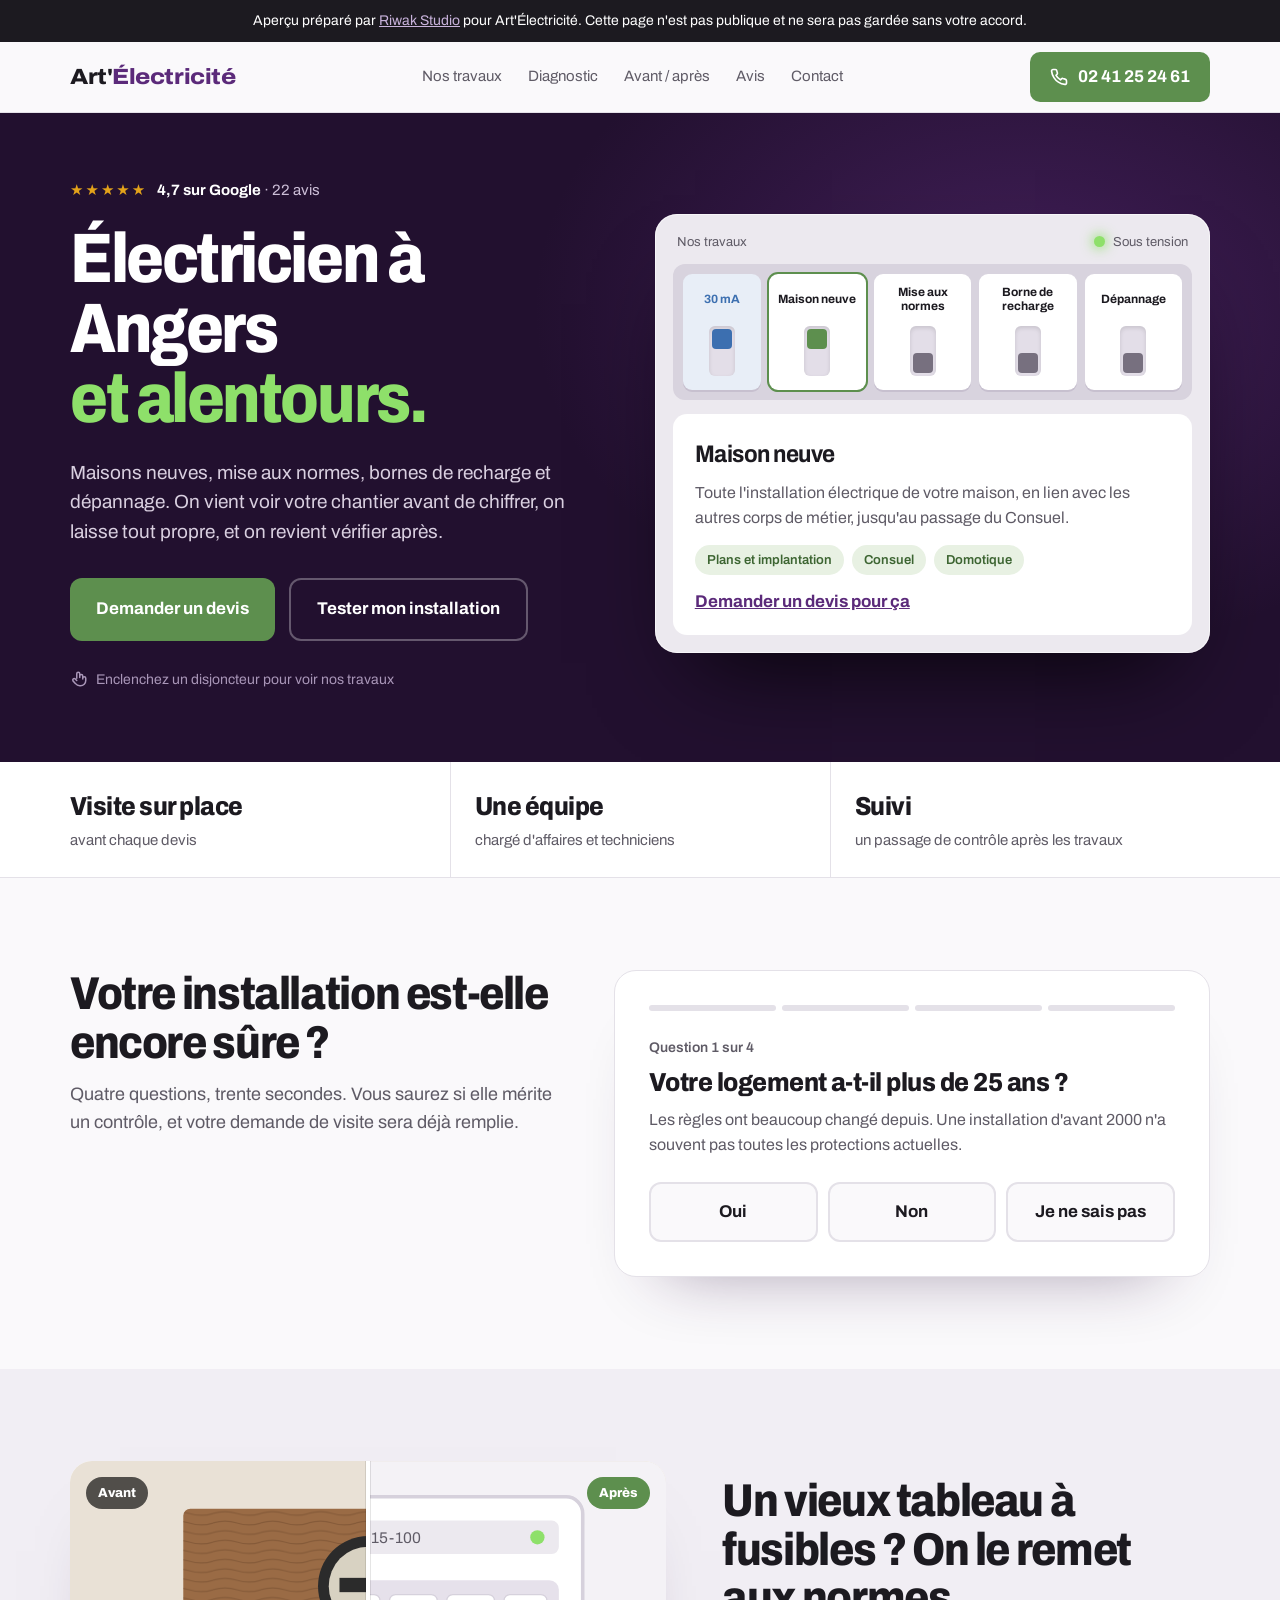
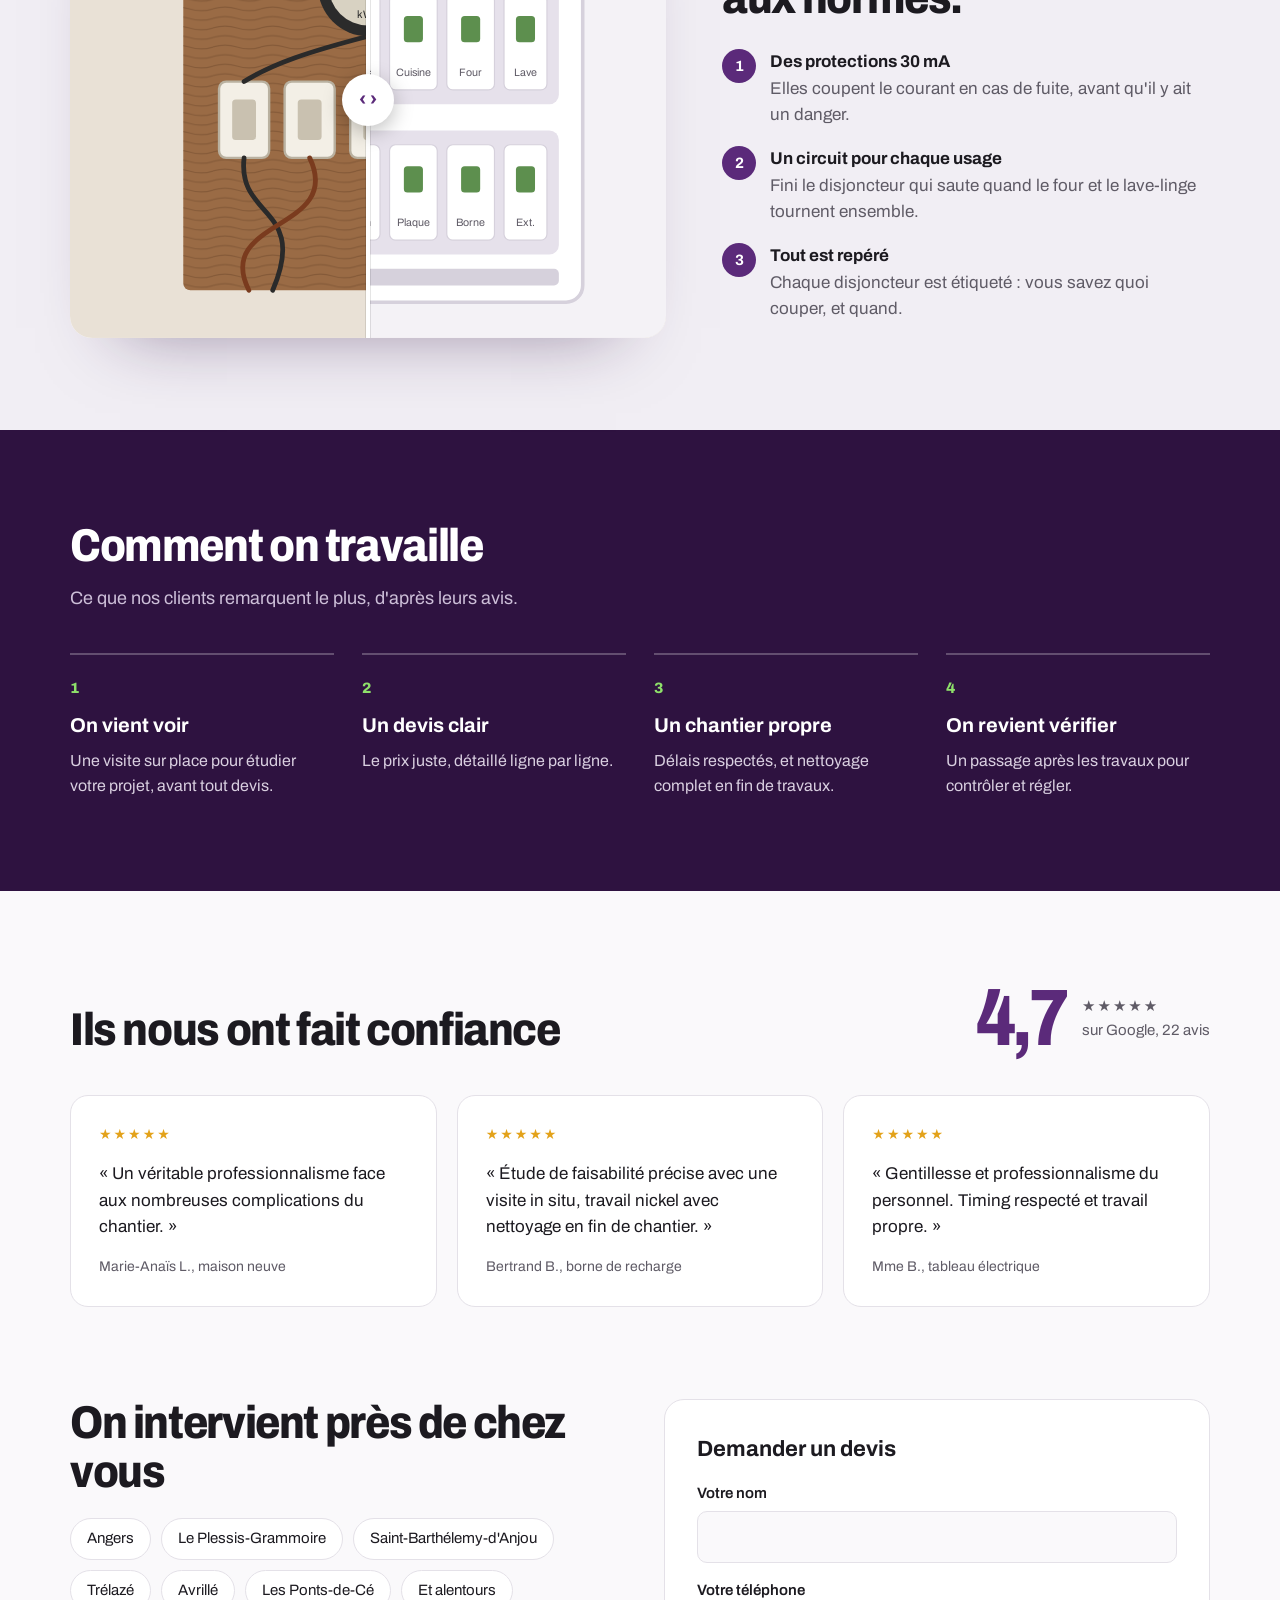
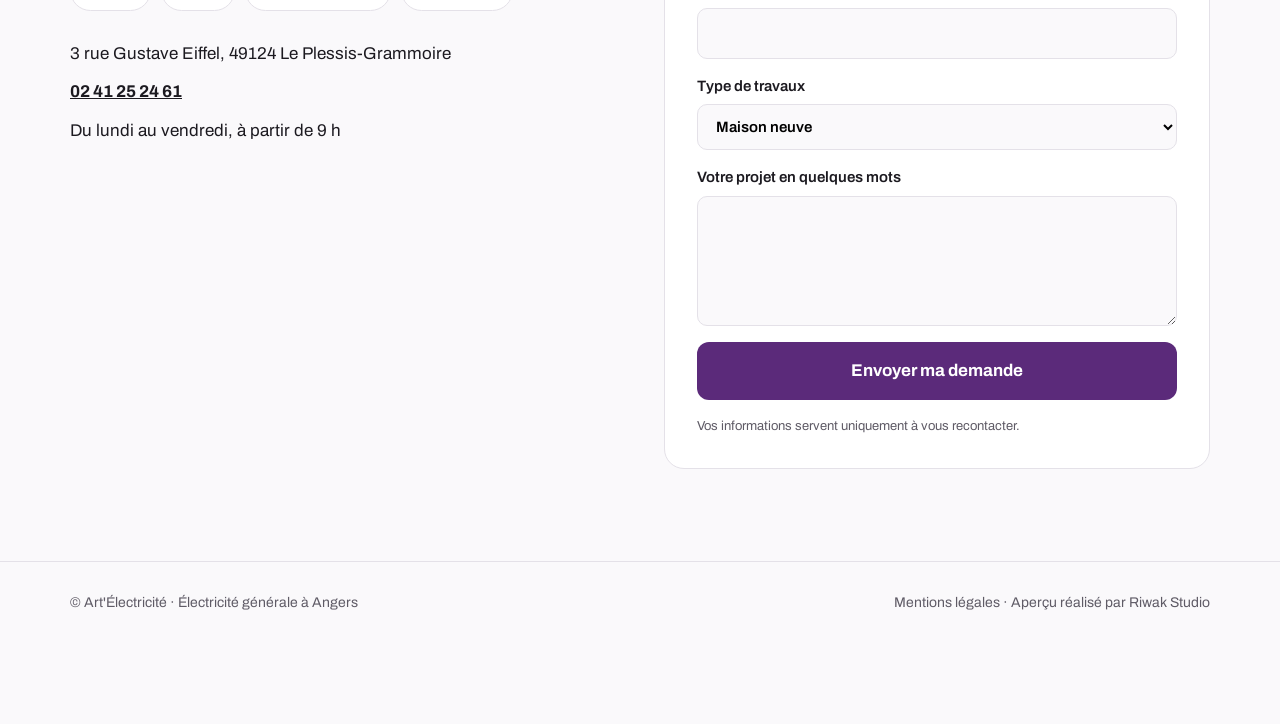
<file: apercu/art-electricite/index.html>
<!DOCTYPE html>
<html lang="fr">
<head>
<meta charset="utf-8">
<meta name="viewport" content="width=device-width, initial-scale=1">
<meta name="robots" content="noindex, nofollow">
<title>Art'Électricité · Électricien à Angers et alentours</title>
<meta name="description" content="Art'Électricité, électricité générale à Angers et alentours : maisons neuves, mise aux normes, tableaux électriques, bornes de recharge et dépannage.">
<link rel="preconnect" href="https://fonts.googleapis.com">
<link rel="preconnect" href="https://fonts.gstatic.com" crossorigin>
<link href="https://fonts.googleapis.com/css2?family=Archivo:wdth,wght@75..125,400..800&display=swap" rel="stylesheet">
<style>
:root {
  --violet: #5b2a7a; --violet-fonce: #2e1240; --violet-nuit: #22102f;
  --vert: #5d8f4e; --vert-vif: #8ee06a; --vert-clair: #e8f1e3;
  --encre: #1c1a20; --gris: #5f5b66; --fond: #faf9fb; --ligne: #e4e1e8;
  --ambre: #e3a21a;
}
* { margin: 0; padding: 0; box-sizing: border-box; }
html { scroll-behavior: smooth; scroll-padding-top: 80px; }
body { font-family: "Archivo", system-ui, sans-serif; color: var(--encre); background: var(--fond); line-height: 1.55; font-size: 17px; }
a { color: inherit; }
button { font: inherit; color: inherit; cursor: pointer; }
:focus-visible { outline: 3px solid var(--vert-vif); outline-offset: 3px; }
.conteneur { width: min(1140px, 100% - 40px); margin: 0 auto; }
@media (prefers-reduced-motion: reduce) { html { scroll-behavior: auto; } *, *::before, *::after { transition-duration: 0s !important; animation-duration: 0s !important; animation-delay: 0s !important; } }

.apercu { background: var(--encre); color: #fff; font-size: 14px; text-align: center; padding: 10px 16px; }
.apercu a { color: #c9b3dc; }

header { position: sticky; top: 0; z-index: 30; background: rgba(250,249,251,.94); backdrop-filter: blur(8px); border-bottom: 1px solid var(--ligne); }
.barre { display: flex; align-items: center; justify-content: space-between; height: 70px; gap: 20px; }
.logo { font-weight: 800; font-size: 22px; letter-spacing: -0.02em; text-decoration: none; font-variation-settings: "wdth" 112; }
.logo span { color: var(--violet); }
nav { display: flex; gap: 26px; font-size: 15px; }
nav a { text-decoration: none; color: var(--gris); }
nav a:hover { color: var(--encre); }
.appel { display: inline-flex; align-items: center; gap: 10px; background: var(--vert); color: #fff; text-decoration: none; font-weight: 700; padding: 12px 20px; border-radius: 10px; white-space: nowrap; }
.appel:hover { background: #4e7a41; }
.appel svg, .appel-mobile svg { width: 18px; height: 18px; }
@media (max-width: 900px) { nav { display: none; } .appel .num { display: none; } }

/* ===== Ouverture : le tableau sert de menu ===== */
.ouverture { background: var(--violet-nuit); color: #fff; padding: 64px 0 72px; overflow: hidden; position: relative; }
.ouverture::before { content: ""; position: absolute; inset: 0; background: radial-gradient(700px 500px at 80% 30%, rgba(91,42,122,.55), transparent 70%); pointer-events: none; }
.ouverture-grille { position: relative; display: grid; grid-template-columns: 1fr 1.05fr; gap: 56px; align-items: center; }
.note { display: inline-flex; align-items: center; gap: 10px; font-size: 15px; color: #cdbfd8; margin-bottom: 22px; }
.note b { color: #fff; }
.etoiles { color: var(--ambre); letter-spacing: 2px; }
h1 { font-size: clamp(42px, 6vw, 70px); line-height: 1; letter-spacing: -0.035em; font-weight: 800; font-variation-settings: "wdth" 86; }
h1 .trait { display: block; color: var(--vert-vif); }
.chapeau { font-size: 19px; color: #d9cfe0; margin: 24px 0 32px; max-width: 32em; }
.actions { display: flex; flex-wrap: wrap; gap: 14px; }
.bouton { display: inline-flex; align-items: center; justify-content: center; gap: 10px; padding: 16px 26px; border-radius: 12px; font-weight: 700; text-decoration: none; font-size: 17px; border: 0; }
.bouton.plein { background: var(--vert); color: #fff; } .bouton.plein:hover { background: #4e7a41; }
.bouton.violet { background: var(--violet); color: #fff; } .bouton.violet:hover { background: #4a2163; }
.bouton.vide { border: 2px solid rgba(255,255,255,.3); color: #fff; } .bouton.vide:hover { border-color: #fff; }
.indice { margin-top: 28px; font-size: 14px; color: #a996b8; display: flex; align-items: center; gap: 8px; }
.indice svg { width: 18px; height: 18px; }

.tableau { background: #ece9ef; border-radius: 22px; padding: 18px; color: var(--encre); box-shadow: 0 50px 90px -40px rgba(0,0,0,.8), inset 0 0 0 1px rgba(255,255,255,.6); }
.tableau-tete { display: flex; justify-content: space-between; align-items: center; font-size: 13px; color: var(--gris); padding: 0 4px 12px; }
.voyant { display: inline-flex; align-items: center; gap: 8px; }
.voyant i { width: 11px; height: 11px; border-radius: 50%; background: #b8b0c0; transition: .3s; }
.tableau.sous-tension .voyant i { background: var(--vert-vif); box-shadow: 0 0 12px 2px rgba(142,224,106,.8); }
.rail { display: grid; grid-template-columns: .8fr repeat(4, 1fr); gap: 8px; background: #d8d3de; border-radius: 12px; padding: 10px; }
.dj { background: #fff; border: 0; border-radius: 9px; padding: 12px 6px 14px; display: grid; justify-items: center; gap: 12px; box-shadow: 0 2px 0 #c7c0cf; transition: transform .15s; }
.dj:hover { transform: translateY(-2px); }
.dj .etq { font-size: 12px; font-weight: 700; line-height: 1.15; min-height: 28px; display: grid; place-items: center; text-align: center; }
.levier { width: 26px; height: 50px; border-radius: 6px; background: #e3dee8; position: relative; box-shadow: inset 0 2px 4px rgba(0,0,0,.12); }
.levier::after { content: ""; position: absolute; left: 3px; right: 3px; height: 20px; border-radius: 4px; background: #77707f; bottom: 3px; transition: bottom .18s cubic-bezier(.3,1.6,.6,1), background .18s; }
.dj[aria-pressed="true"] .levier::after { bottom: 27px; background: var(--vert); }
.dj[aria-pressed="true"] { box-shadow: 0 2px 0 var(--vert), 0 0 0 2px var(--vert); }
.dj.diff { background: #e8eef7; cursor: default; }
.dj.diff:hover { transform: none; }
.tableau.sous-tension .dj.diff .levier::after { bottom: 27px; background: #3c6fb0; }
.dj.diff .etq { color: #3c6fb0; }

.fiche { margin-top: 14px; background: #fff; border-radius: 14px; padding: 22px 22px 20px; min-height: 196px; }
.fiche h2 { font-size: 24px; letter-spacing: -0.02em; margin-bottom: 8px; font-variation-settings: "wdth" 92; }
.fiche p { color: var(--gris); font-size: 16px; }
.fiche ul { list-style: none; display: flex; flex-wrap: wrap; gap: 8px; margin: 14px 0 0; }
.fiche li { font-size: 13px; background: var(--vert-clair); color: #3d6532; border-radius: 20px; padding: 5px 12px; font-weight: 600; }
.fiche .lien { display: inline-block; margin-top: 14px; font-weight: 700; color: var(--violet); }
.fiche.vide { display: grid; place-items: center; text-align: center; color: var(--gris); }
.fiche-anim { animation: entre .35s ease-out; }
@keyframes entre { from { opacity: 0; transform: translateY(8px); } }
@media (max-width: 900px) { .ouverture { padding: 44px 0 52px; } .ouverture-grille { grid-template-columns: 1fr; gap: 36px; } }
@media (max-width: 520px) { .tableau { padding: 12px; } .rail { gap: 5px; padding: 7px; grid-template-columns: repeat(5, 1fr); } .dj .etq { font-size: 10px; } .levier { width: 22px; height: 44px; } .levier::after { height: 17px; } .dj[aria-pressed="true"] .levier::after, .tableau.sous-tension .dj.diff .levier::after { bottom: 24px; } }

/* Bande */
.chiffres { border-bottom: 1px solid var(--ligne); background: #fff; }
.chiffres .conteneur { display: grid; grid-template-columns: repeat(3, 1fr); }
.chiffres .c { padding: 24px; border-left: 1px solid var(--ligne); }
.chiffres .c:first-child { border-left: 0; padding-left: 0; }
.chiffres b { display: block; font-size: 26px; font-weight: 800; letter-spacing: -0.02em; font-variation-settings: "wdth" 90; }
.chiffres span { color: var(--gris); font-size: 15px; }
@media (max-width: 640px) { .chiffres .conteneur { grid-template-columns: 1fr; } .chiffres .c { border-left: 0; border-top: 1px solid var(--ligne); padding: 16px 0; } .chiffres .c:first-child { border-top: 0; } }

section.bloc { padding: 92px 0; }
.titre-bloc { max-width: 40em; margin-bottom: 40px; }
h2.grand { font-size: clamp(30px, 4vw, 46px); line-height: 1.06; letter-spacing: -0.03em; font-weight: 800; font-variation-settings: "wdth" 88; }
.titre-bloc p { color: var(--gris); margin-top: 14px; font-size: 18px; }

/* ===== Diagnostic ===== */
.diag { display: grid; grid-template-columns: .9fr 1.1fr; gap: 56px; align-items: start; }
.diag-carte { background: #fff; border: 1px solid var(--ligne); border-radius: 22px; padding: 34px; box-shadow: 0 40px 70px -50px rgba(46,18,64,.45); }
.diag-progres { display: flex; gap: 6px; margin-bottom: 26px; }
.diag-progres i { flex: 1; height: 6px; border-radius: 3px; background: var(--ligne); transition: background .25s; }
.diag-progres i.fait { background: var(--violet); }
.diag-num { font-size: 14px; color: var(--gris); font-weight: 600; }
.diag-q { font-size: 26px; font-weight: 800; line-height: 1.2; letter-spacing: -0.02em; margin: 8px 0 10px; font-variation-settings: "wdth" 92; }
.diag-aide { color: var(--gris); font-size: 16px; min-height: 50px; }
.diag-rep { display: grid; grid-template-columns: 1fr 1fr 1fr; gap: 10px; margin-top: 24px; }
.diag-rep button { border: 2px solid var(--ligne); background: var(--fond); border-radius: 12px; padding: 15px 8px; font-weight: 700; }
.diag-rep button:hover { border-color: var(--violet); background: #f3ecf8; }
.res-badge { display: inline-flex; align-items: center; gap: 10px; border-radius: 30px; padding: 8px 16px; font-weight: 800; font-size: 15px; }
.res-badge.ok { background: var(--vert-clair); color: #3d6532; }
.res-badge.moyen { background: #fdf1d8; color: #8a5a00; }
.res-badge.urgent { background: #fbe4e4; color: #a12d2d; }
.res-titre { font-size: 28px; font-weight: 800; letter-spacing: -0.02em; line-height: 1.15; margin: 16px 0 10px; font-variation-settings: "wdth" 92; }
.res-liste { margin: 10px 0 24px 18px; color: var(--gris); }
.res-actions { display: flex; flex-wrap: wrap; gap: 12px; align-items: center; }
.recommencer { background: none; border: 0; color: var(--gris); text-decoration: underline; font-size: 15px; }
.diag-note { font-size: 13px; color: var(--gris); margin-top: 20px; }
@media (max-width: 900px) { .diag { grid-template-columns: 1fr; gap: 0; } .diag-carte { padding: 24px; } .diag-q { font-size: 22px; } }

/* ===== Avant / après ===== */
.compare-fond { background: #f1eef4; }
.compare-grille { display: grid; grid-template-columns: 1.1fr .9fr; gap: 56px; align-items: center; }
.compare { position: relative; border-radius: 22px; overflow: hidden; aspect-ratio: 5 / 4; background: #fff; box-shadow: 0 40px 70px -50px rgba(46,18,64,.5); user-select: none; }
.compare svg { position: absolute; inset: 0; width: 100%; height: 100%; }
.compare .apres { clip-path: inset(0 0 0 var(--pos, 50%)); }
.compare .ligne-c { position: absolute; top: 0; bottom: 0; left: var(--pos, 50%); width: 4px; margin-left: -2px; background: #fff; box-shadow: 0 0 0 1px rgba(0,0,0,.1); pointer-events: none; }
.compare .ligne-c::after { content: "‹ ›"; position: absolute; top: 50%; left: 50%; transform: translate(-50%, -50%); width: 52px; height: 52px; border-radius: 50%; background: #fff; display: grid; place-items: center; font-weight: 800; font-size: 20px; color: var(--violet); box-shadow: 0 6px 20px rgba(0,0,0,.25); }
.compare input { position: absolute; inset: 0; width: 100%; height: 100%; opacity: 0; cursor: ew-resize; margin: 0; }
.compare .tag { position: absolute; top: 16px; font-size: 13px; font-weight: 800; padding: 6px 12px; border-radius: 20px; pointer-events: none; }
.compare .tag.av { left: 16px; background: rgba(0,0,0,.65); color: #fff; }
.compare .tag.ap { right: 16px; background: var(--vert); color: #fff; }
.points { display: grid; gap: 18px; margin-top: 26px; }
.points div { display: grid; grid-template-columns: 34px 1fr; gap: 14px; }
.points b { display: grid; place-items: center; width: 34px; height: 34px; border-radius: 50%; background: var(--violet); color: #fff; font-size: 15px; }
.points p { color: var(--gris); } .points strong { color: var(--encre); display: block; }
@media (max-width: 900px) { .compare-grille { grid-template-columns: 1fr; gap: 30px; } }

/* Méthode */
.methode { background: var(--violet-fonce); color: #fff; }
.methode .titre-bloc p { color: #cdbfd8; }
.etapes { display: grid; grid-template-columns: repeat(4, 1fr); gap: 28px; counter-reset: e; }
.etape { border-top: 2px solid rgba(255,255,255,.25); padding-top: 22px; }
.etape::before { counter-increment: e; content: counter(e); display: block; font-size: 15px; font-weight: 800; color: var(--vert-vif); margin-bottom: 10px; }
.etape h3 { font-size: 20px; margin-bottom: 8px; }
.etape p { color: #d9cfe0; font-size: 16px; }
@media (max-width: 900px) { .etapes { grid-template-columns: 1fr 1fr; } }
@media (max-width: 520px) { .etapes { grid-template-columns: 1fr; } }

/* Avis */
.avis-tete { display: flex; align-items: flex-end; justify-content: space-between; gap: 30px; flex-wrap: wrap; margin-bottom: 40px; }
.grosse-note { display: flex; align-items: center; gap: 16px; }
.grosse-note b { font-size: 80px; line-height: .9; font-weight: 800; letter-spacing: -0.04em; color: var(--violet); font-variation-settings: "wdth" 78; }
.grosse-note span { color: var(--gris); font-size: 15px; }
.avis-grille { display: grid; grid-template-columns: repeat(3, 1fr); gap: 20px; }
blockquote { background: #fff; border: 1px solid var(--ligne); border-radius: 18px; padding: 28px; display: flex; flex-direction: column; gap: 16px; }
blockquote footer { margin-top: auto; font-size: 14px; color: var(--gris); }
blockquote .etoiles { font-size: 14px; }
@media (max-width: 900px) { .avis-grille { grid-template-columns: 1fr; } }

/* Contact */
.contact { display: grid; grid-template-columns: 1fr 1fr; gap: 48px; align-items: start; }
.zone-liste { display: flex; flex-wrap: wrap; gap: 10px; margin: 22px 0 30px; }
.zone-liste span { background: #fff; border: 1px solid var(--ligne); border-radius: 30px; padding: 8px 16px; font-size: 15px; }
.coordonnees { display: grid; gap: 12px; }
.coordonnees a { font-weight: 700; }
form { background: #fff; border: 1px solid var(--ligne); border-radius: 20px; padding: 32px; display: grid; gap: 16px; }
form h3 { font-size: 22px; }
label { font-weight: 600; font-size: 15px; display: grid; gap: 6px; }
input, textarea, select { font: inherit; padding: 13px 14px; border: 1.5px solid var(--ligne); border-radius: 10px; background: var(--fond); }
textarea { min-height: 130px; resize: vertical; }
form small { color: var(--gris); font-size: 13px; }
.rempli { display: none; background: var(--vert-clair); color: #3d6532; font-size: 14px; font-weight: 600; padding: 10px 14px; border-radius: 10px; }
@media (max-width: 900px) { .contact { grid-template-columns: 1fr; } }

.pied { border-top: 1px solid var(--ligne); padding: 30px 0 110px; color: var(--gris); font-size: 14px; }
.pied .conteneur { display: flex; flex-wrap: wrap; justify-content: space-between; gap: 12px; }
.appel-mobile { display: none; }
@media (max-width: 900px) {
  .appel-mobile { display: flex; position: fixed; left: 16px; right: 16px; bottom: 16px; z-index: 40; justify-content: center; align-items: center; gap: 10px; background: var(--vert); color: #fff; font-weight: 800; text-decoration: none; padding: 17px; border-radius: 14px; box-shadow: 0 16px 30px -12px rgba(0,0,0,.45); }
}
</style>
</head>
<body>

<p class="apercu">Aperçu préparé par <a href="https://riwakstudio.fr">Riwak Studio</a> pour Art'Électricité. Cette page n'est pas publique et ne sera pas gardée sans votre accord.</p>

<header>
  <div class="conteneur barre">
    <a class="logo" href="#">Art'<span>Électricité</span></a>
    <nav aria-label="Menu principal">
      <a href="#travaux">Nos travaux</a>
      <a href="#diagnostic">Diagnostic</a>
      <a href="#avant-apres">Avant / après</a>
      <a href="#avis">Avis</a>
      <a href="#contact">Contact</a>
    </nav>
    <a class="appel" href="tel:+33241252461" aria-label="Appeler le 02 41 25 24 61"><svg viewBox="0 0 24 24" fill="none" stroke="currentColor" stroke-width="2.2" stroke-linecap="round" stroke-linejoin="round" aria-hidden="true"><path d="M22 16.9v3a2 2 0 0 1-2.2 2 19.8 19.8 0 0 1-8.6-3.1 19.5 19.5 0 0 1-6-6A19.8 19.8 0 0 1 2.1 4.2 2 2 0 0 1 4.1 2h3a2 2 0 0 1 2 1.7c.1.9.4 1.8.7 2.7a2 2 0 0 1-.5 2.1L8 9.8a16 16 0 0 0 6 6l1.3-1.3a2 2 0 0 1 2.1-.4c.9.3 1.8.6 2.7.7a2 2 0 0 1 1.7 2z"/></svg><span class="num">02 41 25 24 61</span></a>
  </div>
</header>

<main>
<section class="ouverture" id="travaux">
  <div class="conteneur ouverture-grille">
    <div>
      <p class="note"><span class="etoiles" aria-hidden="true">★★★★★</span><span><b>4,7 sur Google</b> · 22 avis</span></p>
      <h1>Électricien à Angers <span class="trait">et alentours.</span></h1>
      <p class="chapeau">Maisons neuves, mise aux normes, bornes de recharge et dépannage. On vient voir votre chantier avant de chiffrer, on laisse tout propre, et on revient vérifier après.</p>
      <div class="actions">
        <a class="bouton plein" href="#contact">Demander un devis</a>
        <a class="bouton vide" href="#diagnostic">Tester mon installation</a>
      </div>
      <p class="indice"><svg viewBox="0 0 24 24" fill="none" stroke="currentColor" stroke-width="2" stroke-linecap="round" stroke-linejoin="round" aria-hidden="true"><path d="M9 11V5a2 2 0 0 1 4 0v5M13 10V8a2 2 0 0 1 4 0v4M17 11a2 2 0 0 1 4 0v3a7 7 0 0 1-7 7h-1a7 7 0 0 1-5.6-2.8L4 14.5a2 2 0 0 1 3-2.6L9 14"/></svg>Enclenchez un disjoncteur pour voir nos travaux</p>
    </div>

    <div class="tableau" id="tableau">
      <div class="tableau-tete"><span>Nos travaux</span><span class="voyant"><i></i><span id="etat">Hors tension</span></span></div>
      <div class="rail" role="group" aria-label="Choisissez un type de travaux">
        <span class="dj diff" aria-hidden="true"><span class="etq">30 mA</span><span class="levier"></span></span>
        <button class="dj" type="button" data-s="neuf" aria-pressed="false"><span class="etq">Maison neuve</span><span class="levier"></span></button>
        <button class="dj" type="button" data-s="normes" aria-pressed="false"><span class="etq">Mise aux normes</span><span class="levier"></span></button>
        <button class="dj" type="button" data-s="borne" aria-pressed="false"><span class="etq">Borne de recharge</span><span class="levier"></span></button>
        <button class="dj" type="button" data-s="depannage" aria-pressed="false"><span class="etq">Dépannage</span><span class="levier"></span></button>
      </div>
      <div class="fiche vide" id="fiche" aria-live="polite"><p>Enclenchez un disjoncteur ↑</p></div>
    </div>
  </div>
</section>

<div class="chiffres">
  <div class="conteneur">
    <div class="c"><b>Visite sur place</b><span>avant chaque devis</span></div>
    <div class="c"><b>Une équipe</b><span>chargé d'affaires et techniciens</span></div>
    <div class="c"><b>Suivi</b><span>un passage de contrôle après les travaux</span></div>
  </div>
</div>

<section class="bloc" id="diagnostic">
  <div class="conteneur diag">
    <div class="titre-bloc">
      <h2 class="grand">Votre installation est-elle encore sûre ?</h2>
      <p>Quatre questions, trente secondes. Vous saurez si elle mérite un contrôle, et votre demande de visite sera déjà remplie.</p>
    </div>
    <div class="diag-carte" id="diag"></div>
  </div>
</section>

<section class="bloc compare-fond" id="avant-apres">
  <div class="conteneur compare-grille">
    <div class="compare" id="compare" style="--pos:50%">
      <svg viewBox="0 0 500 400" aria-hidden="true">
        <defs><pattern id="bois" width="40" height="8" patternUnits="userSpaceOnUse"><path d="M0 4 Q10 1 20 4 T40 4" stroke="#5d3b22" stroke-width="1" fill="none"/></pattern></defs>
        <rect width="500" height="400" fill="#e9e1d6"/>
        <rect x="95" y="40" width="310" height="320" rx="6" fill="#9a6b45"/>
        <rect x="95" y="40" width="310" height="320" rx="6" fill="url(#bois)" opacity=".35"/>
        <circle cx="250" cy="105" r="42" fill="#2b2b2b"/><circle cx="250" cy="105" r="33" fill="#d8d2c2"/><rect x="226" y="98" width="48" height="12" fill="#2b2b2b"/><text x="250" y="132" font-size="9" text-anchor="middle" fill="#2b2b2b" font-family="Archivo">kWh</text>
        <g fill="#f3efe6" stroke="#b9b1a0" stroke-width="2">
          <rect x="125" y="185" width="42" height="64" rx="6"/><rect x="180" y="185" width="42" height="64" rx="6"/><rect x="235" y="185" width="42" height="64" rx="6"/><rect x="290" y="185" width="42" height="64" rx="6"/><rect x="345" y="185" width="42" height="64" rx="6"/>
        </g>
        <g fill="#c9c1b0"><rect x="136" y="200" width="20" height="34" rx="3"/><rect x="191" y="200" width="20" height="34" rx="3"/><rect x="246" y="200" width="20" height="34" rx="3"/><rect x="301" y="200" width="20" height="34" rx="3"/><rect x="356" y="200" width="20" height="34" rx="3"/></g>
        <g fill="none" stroke-width="4" stroke-linecap="round">
          <path d="M146 249 C140 300 200 290 170 360" stroke="#2a2a2a"/><path d="M201 249 C230 310 120 300 150 360" stroke="#7a3b1e"/><path d="M256 249 C250 320 300 300 260 360" stroke="#2a2a2a"/><path d="M311 249 C340 290 230 320 300 360" stroke="#7a3b1e"/><path d="M366 249 C380 300 340 330 360 360" stroke="#2a2a2a"/><path d="M250 147 C200 160 170 170 146 185" stroke="#2a2a2a"/><path d="M250 147 C300 160 340 170 366 185" stroke="#7a3b1e"/>
        </g>
        <path d="M330 60 l18 24 l-10 6 l16 22" stroke="#5d3b22" stroke-width="2" fill="none"/>
      </svg>
      <svg class="apres" viewBox="0 0 500 400" aria-hidden="true">
        <rect width="500" height="400" fill="#f4f2f6"/>
        <rect x="70" y="30" width="360" height="340" rx="14" fill="#fff" stroke="#d6d1dc" stroke-width="3"/>
        <rect x="90" y="50" width="320" height="28" rx="6" fill="#ece9ef"/><circle cx="392" cy="64" r="6" fill="#8ee06a"/>
        <text x="104" y="69" font-size="13" font-family="Archivo" fill="#5f5b66">Tableau aux normes NF C 15-100</text>
        <rect x="90" y="100" width="320" height="104" rx="8" fill="#e6e1eb"/>
        <rect x="90" y="226" width="320" height="104" rx="8" fill="#e6e1eb"/>
        <g fill="#e8eef7" stroke="#c7d3e6"><rect x="102" y="112" width="60" height="80" rx="6"/><rect x="102" y="238" width="60" height="80" rx="6"/></g>
        <g fill="#fff" stroke="#d6d1dc">
          <rect x="172" y="112" width="40" height="80" rx="5"/><rect x="220" y="112" width="40" height="80" rx="5"/><rect x="268" y="112" width="40" height="80" rx="5"/><rect x="316" y="112" width="40" height="80" rx="5"/><rect x="364" y="112" width="36" height="80" rx="5"/>
          <rect x="172" y="238" width="40" height="80" rx="5"/><rect x="220" y="238" width="40" height="80" rx="5"/><rect x="268" y="238" width="40" height="80" rx="5"/><rect x="316" y="238" width="40" height="80" rx="5"/><rect x="364" y="238" width="36" height="80" rx="5"/>
        </g>
        <g fill="#5d8f4e"><rect x="184" y="130" width="16" height="22" rx="3"/><rect x="232" y="130" width="16" height="22" rx="3"/><rect x="280" y="130" width="16" height="22" rx="3"/><rect x="328" y="130" width="16" height="22" rx="3"/><rect x="374" y="130" width="16" height="22" rx="3"/><rect x="184" y="256" width="16" height="22" rx="3"/><rect x="232" y="256" width="16" height="22" rx="3"/><rect x="280" y="256" width="16" height="22" rx="3"/><rect x="328" y="256" width="16" height="22" rx="3"/><rect x="374" y="256" width="16" height="22" rx="3"/></g>
        <g fill="#3c6fb0"><rect x="122" y="130" width="20" height="22" rx="3"/><rect x="122" y="256" width="20" height="22" rx="3"/></g>
        <g font-family="Archivo" font-size="9" fill="#5f5b66" text-anchor="middle"><text x="192" y="180">Éclair.</text><text x="240" y="180">Prises</text><text x="288" y="180">Cuisine</text><text x="336" y="180">Four</text><text x="382" y="180">Lave</text><text x="192" y="306">Chauff.</text><text x="240" y="306">Ballon</text><text x="288" y="306">Plaque</text><text x="336" y="306">Borne</text><text x="382" y="306">Ext.</text><text x="132" y="180" fill="#3c6fb0">30 mA</text><text x="132" y="306" fill="#3c6fb0">30 mA</text></g>
        <rect x="90" y="342" width="320" height="14" rx="4" fill="#d6d1dc"/>
      </svg>
      <span class="ligne-c"></span>
      <span class="tag av">Avant</span><span class="tag ap">Après</span>
      <input type="range" min="0" max="100" value="50" id="curseur" aria-label="Comparer le tableau avant et après les travaux">
    </div>
    <div>
      <h2 class="grand">Un vieux tableau à fusibles ? On le remet aux normes.</h2>
      <div class="points">
        <div><b>1</b><p><strong>Des protections 30 mA</strong>Elles coupent le courant en cas de fuite, avant qu'il y ait un danger.</p></div>
        <div><b>2</b><p><strong>Un circuit pour chaque usage</strong>Fini le disjoncteur qui saute quand le four et le lave-linge tournent ensemble.</p></div>
        <div><b>3</b><p><strong>Tout est repéré</strong>Chaque disjoncteur est étiqueté : vous savez quoi couper, et quand.</p></div>
      </div>
    </div>
  </div>
</section>

<section class="bloc methode">
  <div class="conteneur">
    <div class="titre-bloc">
      <h2 class="grand">Comment on travaille</h2>
      <p>Ce que nos clients remarquent le plus, d'après leurs avis.</p>
    </div>
    <div class="etapes">
      <div class="etape"><h3>On vient voir</h3><p>Une visite sur place pour étudier votre projet, avant tout devis.</p></div>
      <div class="etape"><h3>Un devis clair</h3><p>Le prix juste, détaillé ligne par ligne.</p></div>
      <div class="etape"><h3>Un chantier propre</h3><p>Délais respectés, et nettoyage complet en fin de travaux.</p></div>
      <div class="etape"><h3>On revient vérifier</h3><p>Un passage après les travaux pour contrôler et régler.</p></div>
    </div>
  </div>
</section>

<section class="bloc" id="avis">
  <div class="conteneur">
    <div class="avis-tete">
      <h2 class="grand">Ils nous ont fait confiance</h2>
      <div class="grosse-note"><b>4,7</b><span><span class="etoiles">★★★★★</span><br>sur Google, 22 avis</span></div>
    </div>
    <div class="avis-grille">
      <blockquote><span class="etoiles" aria-label="5 étoiles">★★★★★</span><p>« Un véritable professionnalisme face aux nombreuses complications du chantier. »</p><footer>Marie-Anaïs L., maison neuve</footer></blockquote>
      <blockquote><span class="etoiles" aria-label="5 étoiles">★★★★★</span><p>« Étude de faisabilité précise avec une visite in situ, travail nickel avec nettoyage en fin de chantier. »</p><footer>Bertrand B., borne de recharge</footer></blockquote>
      <blockquote><span class="etoiles" aria-label="5 étoiles">★★★★★</span><p>« Gentillesse et professionnalisme du personnel. Timing respecté et travail propre. »</p><footer>Mme B., tableau électrique</footer></blockquote>
    </div>
  </div>
</section>

<section class="bloc" id="contact" style="padding-top:0">
  <div class="conteneur contact">
    <div>
      <h2 class="grand">On intervient près de chez vous</h2>
      <div class="zone-liste"><span>Angers</span><span>Le Plessis-Grammoire</span><span>Saint-Barthélemy-d'Anjou</span><span>Trélazé</span><span>Avrillé</span><span>Les Ponts-de-Cé</span><span>Et alentours</span></div>
      <div class="coordonnees">
        <p>3 rue Gustave Eiffel, 49124 Le Plessis-Grammoire</p>
        <p><a href="tel:+33241252461">02 41 25 24 61</a></p>
        <p>Du lundi au vendredi, à partir de 9 h</p>
      </div>
    </div>
    <form id="formulaire" onsubmit="event.preventDefault(); this.querySelector('button').textContent = 'Aperçu : le formulaire sera relié à votre e-mail';">
      <h3>Demander un devis</h3>
      <p class="rempli" id="rempli">✓ Votre diagnostic a été ajouté à la demande.</p>
      <label>Votre nom<input name="nom" autocomplete="name" required></label>
      <label>Votre téléphone<input name="tel" type="tel" autocomplete="tel" required></label>
      <label>Type de travaux
        <select name="type" id="type"><option value="neuf">Maison neuve</option><option value="normes">Tableau / mise aux normes</option><option value="borne">Borne de recharge</option><option value="depannage">Dépannage / rénovation</option><option value="autre">Autre</option></select>
      </label>
      <label>Votre projet en quelques mots<textarea name="message" id="message"></textarea></label>
      <button class="bouton violet" type="submit">Envoyer ma demande</button>
      <small>Vos informations servent uniquement à vous recontacter.</small>
    </form>
  </div>
</section>
</main>

<footer class="pied">
  <div class="conteneur"><span>© Art'Électricité · Électricité générale à Angers</span><span>Mentions légales · Aperçu réalisé par Riwak Studio</span></div>
</footer>

<a class="appel-mobile" href="tel:+33241252461"><svg viewBox="0 0 24 24" fill="none" stroke="currentColor" stroke-width="2.2" stroke-linecap="round" stroke-linejoin="round" aria-hidden="true"><path d="M22 16.9v3a2 2 0 0 1-2.2 2 19.8 19.8 0 0 1-8.6-3.1 19.5 19.5 0 0 1-6-6A19.8 19.8 0 0 1 2.1 4.2 2 2 0 0 1 4.1 2h3a2 2 0 0 1 2 1.7c.1.9.4 1.8.7 2.7a2 2 0 0 1-.5 2.1L8 9.8a16 16 0 0 0 6 6l1.3-1.3a2 2 0 0 1 2.1-.4c.9.3 1.8.6 2.7.7a2 2 0 0 1 1.7 2z"/></svg>Appeler Art'Électricité</a>

<script>
/* ---- Tableau : chaque disjoncteur ouvre un service ---- */
const services = {
  neuf: { titre: "Maison neuve", texte: "Toute l'installation électrique de votre maison, en lien avec les autres corps de métier, jusqu'au passage du Consuel.", tags: ["Plans et implantation", "Consuel", "Domotique"] },
  normes: { titre: "Tableau et mise aux normes", texte: "Remplacement de tableau et remise aux normes de tout ou partie de l'installation, pour vendre, louer ou dormir tranquille.", tags: ["Tableau neuf", "Protections 30 mA", "Mise à la terre"] },
  borne: { titre: "Borne de recharge", texte: "Pose de bornes pour véhicules électriques, chez vous ou en entreprise, avec un chargé d'affaires qui suit le projet.", tags: ["Particuliers", "Entreprises", "Étude sur place"] },
  depannage: { titre: "Dépannage et rénovation", texte: "Disjoncteur qui saute, prise qui ne marche plus, logement ancien à rénover : on trouve la panne et on la règle.", tags: ["Recherche de panne", "Prises et circuits", "Rénovation"] }
};
const tableau = document.getElementById('tableau'), fiche = document.getElementById('fiche'), etat = document.getElementById('etat');
const boutons = [...tableau.querySelectorAll('.dj[data-s]')];
function choisir(cle) {
  tableau.classList.add('sous-tension'); etat.textContent = 'Sous tension';
  boutons.forEach(b => b.setAttribute('aria-pressed', b.dataset.s === cle));
  const s = services[cle];
  fiche.className = 'fiche fiche-anim';
  fiche.innerHTML = `<h2>${s.titre}</h2><p>${s.texte}</p><ul>${s.tags.map(t => `<li>${t}</li>`).join('')}</ul><a class="lien" href="#contact">Demander un devis pour ça</a>`;
  fiche.querySelector('.lien').addEventListener('click', () => { document.getElementById('type').value = cle; });
}
boutons.forEach(b => b.addEventListener('click', () => choisir(b.dataset.s)));
setTimeout(() => { if (!tableau.classList.contains('sous-tension')) choisir('neuf'); }, 1200);

/* ---- Diagnostic ---- */
const questions = [
  { q: "Votre logement a-t-il plus de 25 ans ?", aide: "Les règles ont beaucoup changé depuis. Une installation d'avant 2000 n'a souvent pas toutes les protections actuelles.", poids: 1 },
  { q: "Un disjoncteur saute-t-il de temps en temps ?", aide: "Quand le four et le lave-linge tournent ensemble, par exemple. C'est souvent le signe d'un circuit surchargé.", poids: 2 },
  { q: "Avez-vous encore des prises sans terre ?", aide: "Ce sont les prises à deux trous, sans la petite broche métallique.", poids: 2 },
  { q: "Votre tableau a-t-il encore des fusibles ?", aide: "Des petits cylindres en porcelaine, au lieu de disjoncteurs à levier.", poids: 3 }
];
const diag = document.getElementById('diag');
let etape = 0, score = 0, reponses = [];
function afficherQuestion(focus) {
  const q = questions[etape];
  diag.innerHTML = `<div class="diag-progres">${questions.map((_, i) => `<i class="${i < etape ? 'fait' : ''}"></i>`).join('')}</div>
    <p class="diag-num">Question ${etape + 1} sur ${questions.length}</p>
    <p class="diag-q">${q.q}</p><p class="diag-aide">${q.aide}</p>
    <div class="diag-rep"><button type="button" data-r="oui">Oui</button><button type="button" data-r="non">Non</button><button type="button" data-r="nsp">Je ne sais pas</button></div>`;
  diag.querySelectorAll('.diag-rep button').forEach(b => b.addEventListener('click', () => {
    const r = b.dataset.r; reponses.push([q.q, r]);
    if (r === 'oui') score += q.poids; if (r === 'nsp') score += q.poids / 2;
    etape++; etape < questions.length ? afficherQuestion(true) : afficherResultat();
  }));
  if (focus) diag.querySelector('.diag-rep button').focus({ preventScroll: true });
}
function afficherResultat() {
  let badge, cls, titre, conseils;
  if (score >= 4) { badge = 'À remettre aux normes'; cls = 'urgent'; titre = "Votre installation mérite une vraie remise à niveau."; conseils = ["Un tableau neuf avec protections 30 mA", "La vérification de la mise à la terre", "Un devis précis après visite sur place"]; }
  else if (score >= 1.5) { badge = 'À faire vérifier'; cls = 'moyen'; titre = "Quelques points méritent un contrôle."; conseils = ["Un contrôle du tableau et des circuits", "Les prises et la terre à vérifier", "Souvent, quelques travaux ciblés suffisent"]; }
  else { badge = 'Plutôt sûre'; cls = 'ok'; titre = "Bonne nouvelle : rien d'alarmant à première vue."; conseils = ["Un contrôle tous les 10 ans reste conseillé", "Pensez-y avant d'ajouter une borne ou une plaque", "On reste joignable au moindre doute"]; }
  diag.innerHTML = `<div class="diag-progres">${questions.map(() => '<i class="fait"></i>').join('')}</div>
    <span class="res-badge ${cls}">${badge}</span>
    <p class="res-titre">${titre}</p>
    <p class="diag-aide">Ce que nous vous conseillerions :</p>
    <ul class="res-liste">${conseils.map(c => `<li>${c}</li>`).join('')}</ul>
    <div class="res-actions"><a class="bouton violet" href="#contact" id="versDevis">Demander une visite</a><button type="button" class="recommencer" id="recommencer">Recommencer</button></div>
    <p class="diag-note">Ce test donne une première idée. Seule une visite sur place permet un vrai diagnostic.</p>`;
  document.getElementById('recommencer').addEventListener('click', () => { etape = 0; score = 0; reponses = []; afficherQuestion(true); });
  document.getElementById('versDevis').addEventListener('click', () => {
    const lib = { oui: 'Oui', non: 'Non', nsp: 'Je ne sais pas' };
    document.getElementById('type').value = score >= 1.5 ? 'normes' : 'autre';
    document.getElementById('message').value = `Résultat du diagnostic en ligne : ${badge}\n` + reponses.map(([q, r]) => `- ${q} ${lib[r]}`).join('\n');
    document.getElementById('rempli').style.display = 'block';
  });
}
afficherQuestion(false);

/* ---- Avant / après ---- */
const compare = document.getElementById('compare'), curseur = document.getElementById('curseur');
curseur.addEventListener('input', () => compare.style.setProperty('--pos', curseur.value + '%'));
</script>
</body>
</html>
</file>
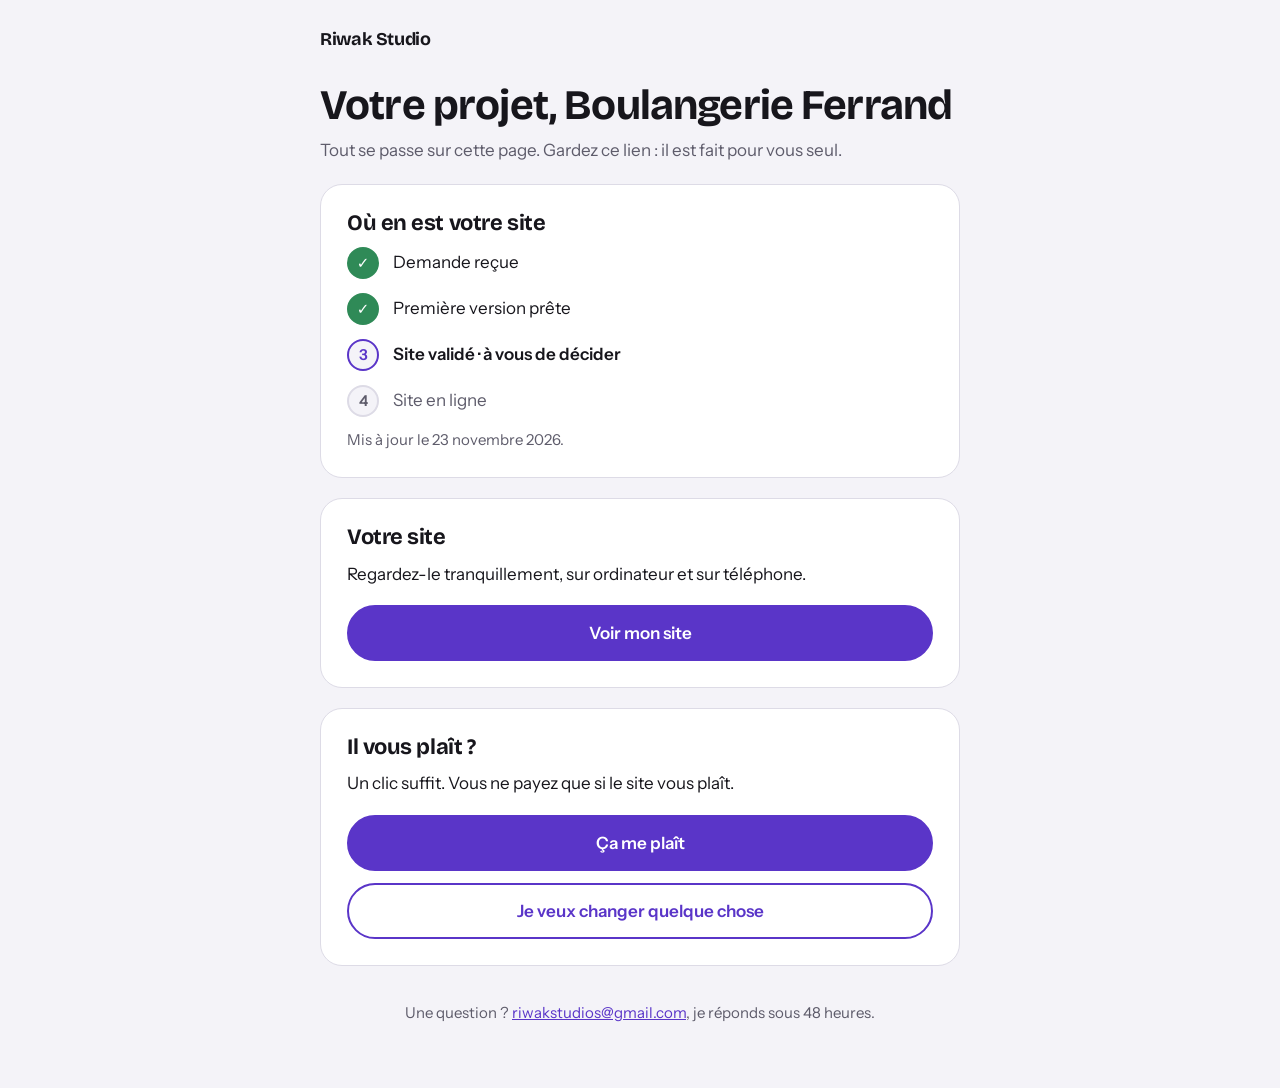
<file: client/modele/index.html>
<!DOCTYPE html>
<html lang="fr">
<head>
  <meta charset="utf-8">
  <meta name="viewport" content="width=device-width, initial-scale=1">
  <!-- noindex : Google ne référence pas cette page. Elle n'est faite que pour le client. -->
  <meta name="robots" content="noindex, nofollow">
  <title>Suivi de votre projet · Riwak Studio</title>
  <link rel="preconnect" href="https://fonts.googleapis.com">
  <link rel="preconnect" href="https://fonts.gstatic.com" crossorigin>
  <link href="https://fonts.googleapis.com/css2?family=Bricolage+Grotesque:opsz,wght@12..96,500;12..96,700&family=Instrument+Sans:wght@400;500;600&display=swap" rel="stylesheet">
  <style>
    /* Cette page a son propre style : elle ne dépend pas du style.css du site,
       donc une modification du site ne peut pas la casser. */
    :root {
      --fond: #f4f3f8; --carte: #fff; --encre: #17161c; --gris: #5e5c6b; --trait: #dddbe6;
      --violet: #5a35c8; --violet-fonce: #44259e; --lavande: #ece6ff; --vert: #2f8a57; --vert-clair: #e3f3ea;
    }
    * { box-sizing: border-box; margin: 0; }
    body { font-family: "Instrument Sans", system-ui, sans-serif; background: var(--fond); color: var(--encre); line-height: 1.5; font-size: 17px; }
    .page { max-width: 680px; margin: 0 auto; padding: 28px 20px 64px; }
    h1, h2 { font-family: "Bricolage Grotesque", system-ui, sans-serif; letter-spacing: -0.02em; line-height: 1.1; }
    h1 { font-size: clamp(30px, 7vw, 42px); }
    h2 { font-size: 22px; margin-bottom: 12px; }
    .logo { font: 700 18px "Bricolage Grotesque", sans-serif; letter-spacing: -0.02em; margin-bottom: 32px; display: block; color: var(--encre); text-decoration: none; }
    .intro { color: var(--gris); margin-top: 10px; }
    .carte { background: var(--carte); border: 1px solid var(--trait); border-radius: 22px; padding: 26px; margin-top: 20px; }

    /* Avancement : une ligne par étape */
    .etapes { list-style: none; padding: 0; display: grid; gap: 14px; }
    .etapes li { display: flex; align-items: center; gap: 14px; color: var(--gris); }
    .pastille { flex: none; width: 32px; height: 32px; border-radius: 50%; display: grid; place-items: center; font-weight: 600; font-size: 15px; background: var(--fond); border: 2px solid var(--trait); }
    .etapes li.faite { color: var(--encre); }
    .etapes li.faite .pastille { background: var(--vert); border-color: var(--vert); color: #fff; }
    .etapes li.en-cours { color: var(--encre); font-weight: 600; }
    .etapes li.en-cours .pastille { border-color: var(--violet); color: var(--violet); }

    .bouton { display: block; width: 100%; text-align: center; padding: 16px 20px; border-radius: 999px; border: 2px solid var(--violet); background: var(--violet); color: #fff; font: 600 17px "Instrument Sans", sans-serif; text-decoration: none; cursor: pointer; }
    .bouton:hover { background: var(--violet-fonce); border-color: var(--violet-fonce); }
    .bouton.secondaire { background: transparent; color: var(--violet); }
    .bouton.secondaire:hover { background: var(--lavande); }
    .bouton:focus-visible, textarea:focus-visible { outline: 3px solid var(--violet); outline-offset: 3px; }
    .boutons { display: grid; gap: 12px; margin-top: 18px; }
    textarea { width: 100%; min-height: 120px; margin-top: 14px; padding: 14px; border: 2px solid var(--trait); border-radius: 14px; font: inherit; resize: vertical; }
    .note { font-size: 15px; color: var(--gris); margin-top: 12px; }
    .message { margin-top: 14px; padding: 14px 16px; border-radius: 14px; background: var(--vert-clair); color: #1f5e3b; font-weight: 500; }
    .message.erreur { background: #fde8e8; color: #8a1f1f; }
    .documents { list-style: none; padding: 0; display: grid; gap: 10px; }
    .documents a { color: var(--violet); font-weight: 600; }
    .piege { position: absolute; left: -9999px; }
    [hidden] { display: none !important; }
    footer { margin-top: 36px; font-size: 15px; color: var(--gris); text-align: center; }
    footer a { color: var(--violet); }
  </style>
</head>
<body>
<div class="page">
  <a class="logo" href="https://riwakstudio.fr">Riwak Studio</a>

  <h1>Votre projet, <span id="nom-client"></span></h1>
  <p class="intro">Tout se passe sur cette page. Gardez ce lien : il est fait pour vous seul.</p>

  <!-- 1. Avancement -->
  <section class="carte" aria-labelledby="titre-avancement">
    <h2 id="titre-avancement">Où en est votre site</h2>
    <ol class="etapes" id="etapes"></ol>
    <p class="note">Mis à jour le <span id="maj"></span>.</p>
  </section>

  <!-- 2. Voir le site (dès que la première version est prête) -->
  <section class="carte" id="bloc-demo" hidden>
    <h2>Votre site</h2>
    <p>Regardez-le tranquillement, sur ordinateur et sur téléphone.</p>
    <div class="boutons"><a class="bouton" id="lien-demo" target="_blank" rel="noopener">Voir mon site</a></div>
  </section>

  <!-- 3. Décision (pendant la validation) -->
  <section class="carte" id="bloc-decision" hidden>
    <h2>Il vous plaît ?</h2>
    <p>Un clic suffit. Vous ne payez que si le site vous plaît.</p>
    <div class="boutons">
      <button class="bouton" id="bouton-oui" type="button">Ça me plaît</button>
      <button class="bouton secondaire" id="bouton-changer" type="button">Je veux changer quelque chose</button>
    </div>
    <div id="zone-changement" hidden>
      <label for="texte-changement" class="note">Dites-moi ce que vous voulez changer, avec vos mots :</label>
      <textarea id="texte-changement" placeholder="Par exemple : la photo du haut, les horaires du samedi…"></textarea>
      <div class="boutons"><button class="bouton" id="bouton-envoyer" type="button">Envoyer ma demande</button></div>
    </div>
    <p class="message" id="message-decision" role="status" hidden></p>
  </section>

  <!-- 4. Paiement (une fois le site validé) -->
  <section class="carte" id="bloc-paiement" hidden>
    <h2>Dernière étape : le paiement</h2>
    <p>Votre site est validé. Dès le paiement reçu, je le mets en ligne.</p>
    <div class="boutons"><a class="bouton" id="lien-paiement" target="_blank" rel="noopener">Payer <span id="montant"></span> par carte</a></div>
    <p class="note">Vous préférez le virement ? Les coordonnées sont sur la facture que je vous ai envoyée par e-mail.</p>
  </section>

  <!-- 5. En ligne -->
  <section class="carte" id="bloc-en-ligne" hidden>
    <h2>Votre site est en ligne</h2>
    <p>Il est visible par tout le monde, sur ordinateur et sur téléphone.</p>
    <div class="boutons"><a class="bouton" id="lien-site" target="_blank" rel="noopener">Voir mon site en ligne</a></div>
  </section>

  <!-- 6. Documents -->
  <section class="carte" id="bloc-documents" hidden>
    <h2>Vos documents</h2>
    <ul class="documents" id="documents"></ul>
  </section>

  <footer>Une question ? <a href="mailto:riwakstudios@gmail.com">riwakstudios@gmail.com</a>, je réponds sous 48 heures.</footer>
</div>

<script>
/* =====================================================================
   À MODIFIER POUR CHAQUE CLIENT : uniquement ce bloc.
   etape = où en est le projet :
     1 = demande reçue, je prépare la première version
     2 = première version prête, le client la regarde et décide
     3 = site validé, en attente du paiement
     4 = site en ligne
   Laisse un lien vide ('') tant que le document n'existe pas : le bloc reste caché.
   ===================================================================== */
const projet = {
  client: 'Boulangerie Ferrand',
  etape: 2,
  misAJourLe: '23 novembre 2026',
  lienDemo: '../../exemples/refonte/apres.html',
  lienPaiement: '',           // le lien de paiement par carte, à l'étape 3
  montant: '300 €',
  lienSite: '',               // l'adresse du site une fois en ligne, à l'étape 4
  // ATTENTION : ton dépôt GitHub est public. N'ajoute jamais ici un devis ou une facture
  // (adresse, prix, SIRET du client) : envoie-les par e-mail. Seulement des documents publics.
  documents: [
    // { nom: 'Affiche pour votre vitrine', lien: 'affiche.html' },
  ],
};
/* ============================ fin du bloc ============================ */

// Même clé Web3Forms que le formulaire du site : les réponses arrivent sur riwakstudios@gmail.com.
const CLE_WEB3FORMS = 'faf0bc2a-87b0-4a8e-ae54-42437f2df9a8';

const $ = (id) => document.getElementById(id);
$('nom-client').textContent = projet.client;
$('maj').textContent = projet.misAJourLe;

// Avancement : chaque étape est « faite », « en cours » ou à venir.
const libelles = ['Demande reçue', 'Première version prête', 'Site validé', 'Site en ligne'];
// Ce qui s'affiche à côté de la prochaine étape, pour dire qui doit agir.
const suites = ['', ' · en préparation', ' · à vous de décider', ' · après le paiement'];
libelles.forEach((texte, i) => {
  const numero = i + 1;
  const li = document.createElement('li');
  const faite = numero <= projet.etape;
  if (faite) li.className = 'faite';
  else if (numero === projet.etape + 1) li.className = 'en-cours';
  li.innerHTML = `<span class="pastille" aria-hidden="true">${faite ? '✓' : numero}</span><span>${texte}${numero === projet.etape + 1 ? suites[i] : ''}</span>`;
  $('etapes').appendChild(li);
});

// On n'affiche que les blocs utiles à l'étape actuelle.
if (projet.etape >= 2 && projet.etape < 4 && projet.lienDemo) { $('bloc-demo').hidden = false; $('lien-demo').href = projet.lienDemo; }
if (projet.etape === 2) $('bloc-decision').hidden = false;
if (projet.etape === 3 && projet.lienPaiement) { $('bloc-paiement').hidden = false; $('lien-paiement').href = projet.lienPaiement; $('montant').textContent = projet.montant; }
if (projet.etape === 4 && projet.lienSite) { $('bloc-en-ligne').hidden = false; $('lien-site').href = projet.lienSite; }
if (projet.documents.length) {
  $('bloc-documents').hidden = false;
  projet.documents.forEach((d) => {
    const li = document.createElement('li');
    const a = document.createElement('a');
    a.href = d.lien; a.textContent = d.nom; a.target = '_blank'; a.rel = 'noopener';
    li.appendChild(a); $('documents').appendChild(li);
  });
}

// Envoi de la réponse du client par Web3Forms (comme le formulaire de contact).
async function envoyer(sujet, message) {
  const sortie = $('message-decision');
  try {
    const reponse = await fetch('https://api.web3forms.com/submit', {
      method: 'POST',
      headers: { 'Content-Type': 'application/json', Accept: 'application/json' },
      body: JSON.stringify({ access_key: CLE_WEB3FORMS, subject: `[Suivi] ${projet.client} : ${sujet}`, from_name: 'Page de suivi Riwak Studio', client: projet.client, message }),
    });
    const resultat = await reponse.json();
    if (!resultat.success) throw new Error(resultat.message);
    return true;
  } catch (e) {
    sortie.hidden = false; sortie.className = 'message erreur';
    sortie.textContent = "L'envoi n'a pas fonctionné. Écrivez-moi à riwakstudios@gmail.com.";
    return false;
  }
}

$('bouton-oui').addEventListener('click', async () => {
  $('bouton-oui').disabled = true;
  if (await envoyer('le site est validé', 'Le client a cliqué sur « Ça me plaît ».')) {
    $('message-decision').hidden = false; $('message-decision').className = 'message';
    $('message-decision').textContent = 'Merci ! Je vous envoie le lien de paiement très vite.';
    $('bouton-changer').hidden = true; $('zone-changement').hidden = true; $('bouton-oui').hidden = true;
  } else $('bouton-oui').disabled = false;
});

$('bouton-changer').addEventListener('click', () => { $('zone-changement').hidden = false; $('texte-changement').focus(); });

$('bouton-envoyer').addEventListener('click', async () => {
  const texte = $('texte-changement').value.trim();
  if (!texte) { $('texte-changement').focus(); return; }
  $('bouton-envoyer').disabled = true;
  if (await envoyer('demande de changement', texte)) {
    $('message-decision').hidden = false; $('message-decision').className = 'message';
    $('message-decision').textContent = "C'est noté. Je fais les changements et je vous préviens dès qu'ils sont prêts.";
    $('zone-changement').hidden = true;
  } else $('bouton-envoyer').disabled = false;
});
</script>
</body>
</html>
</file>
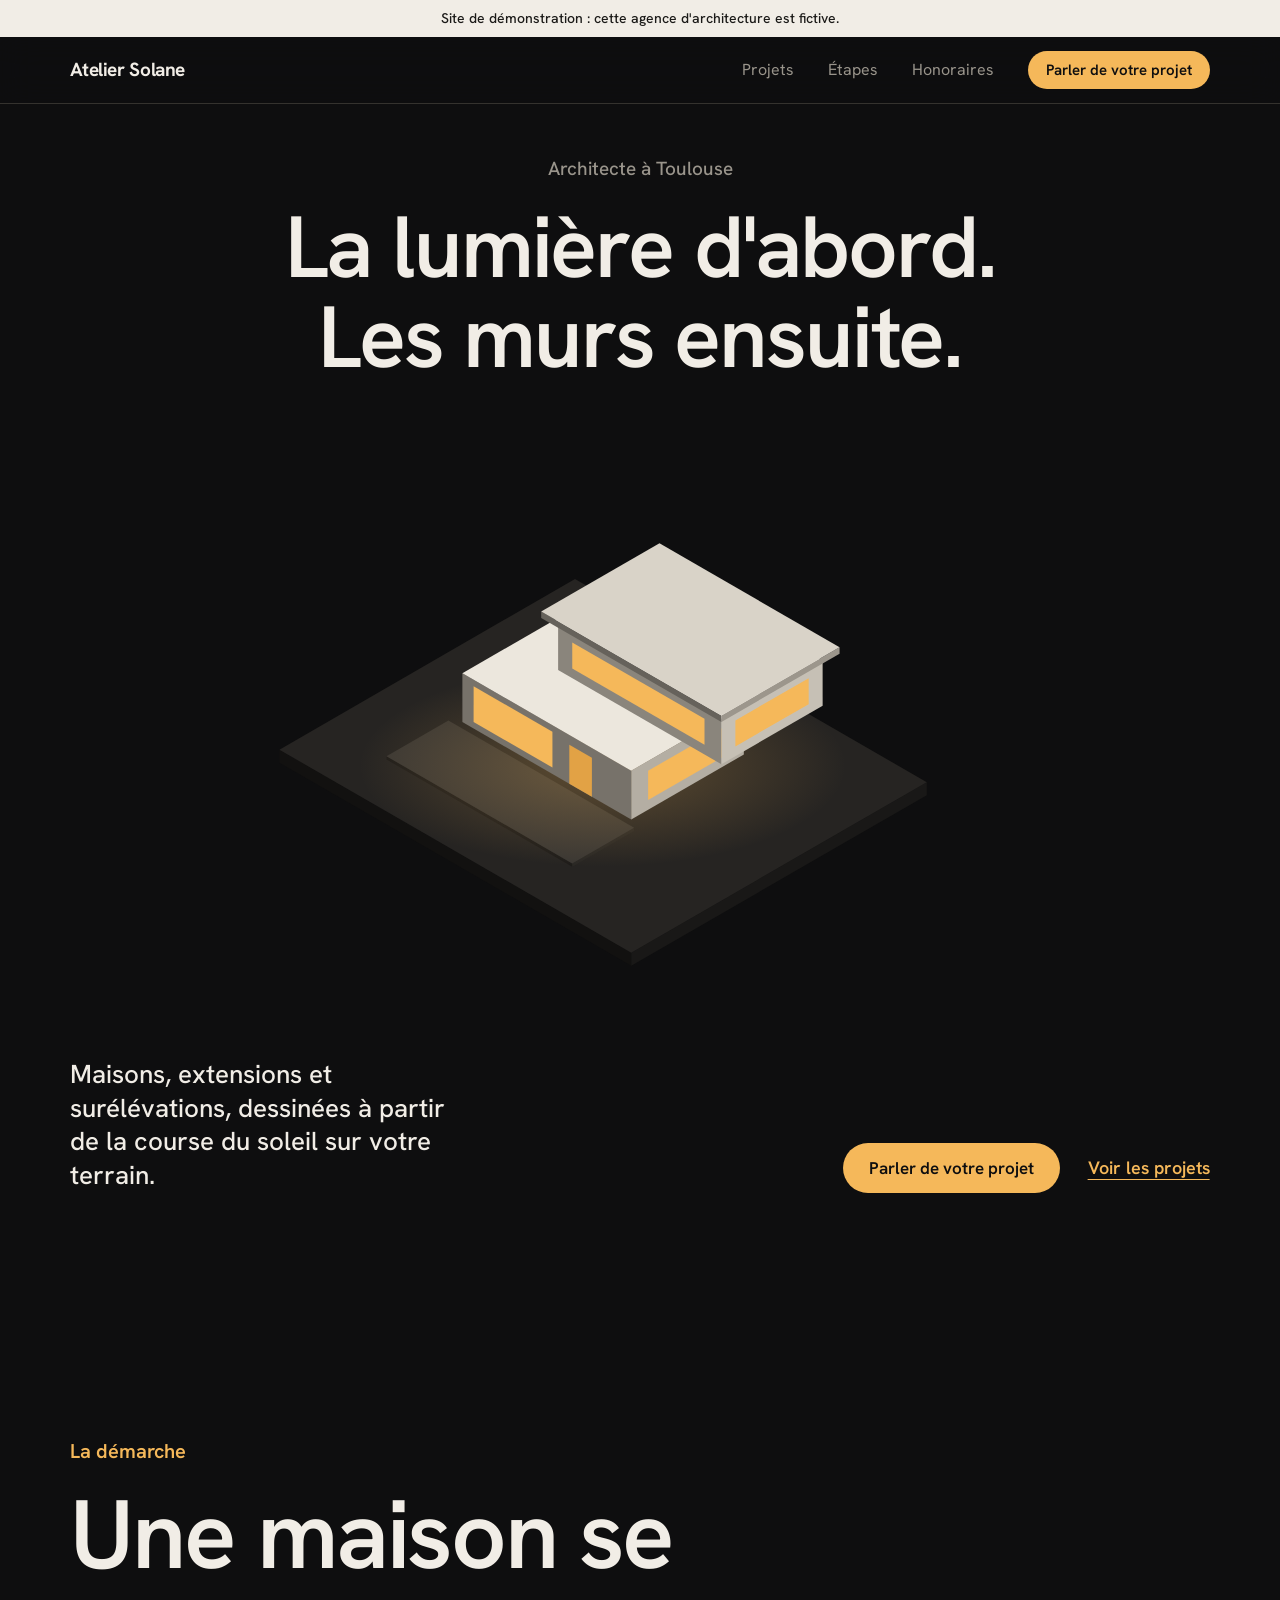
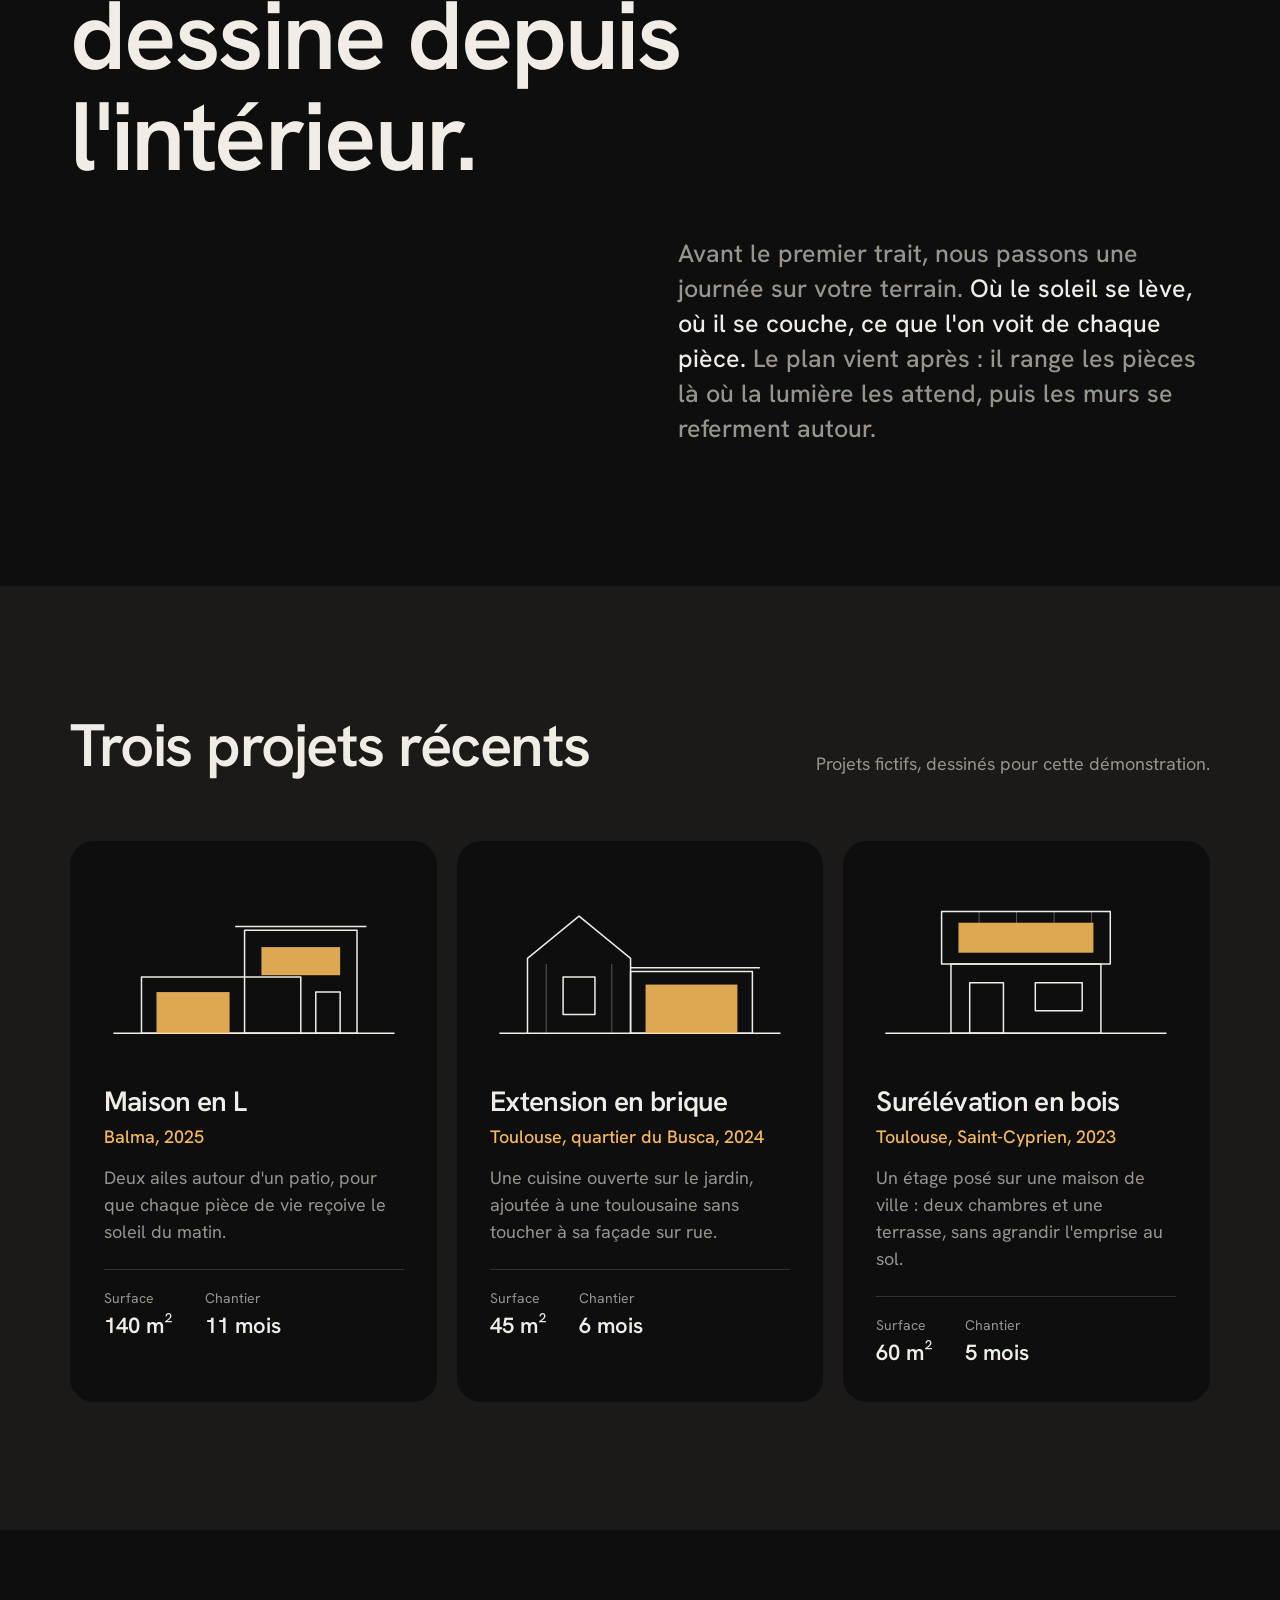
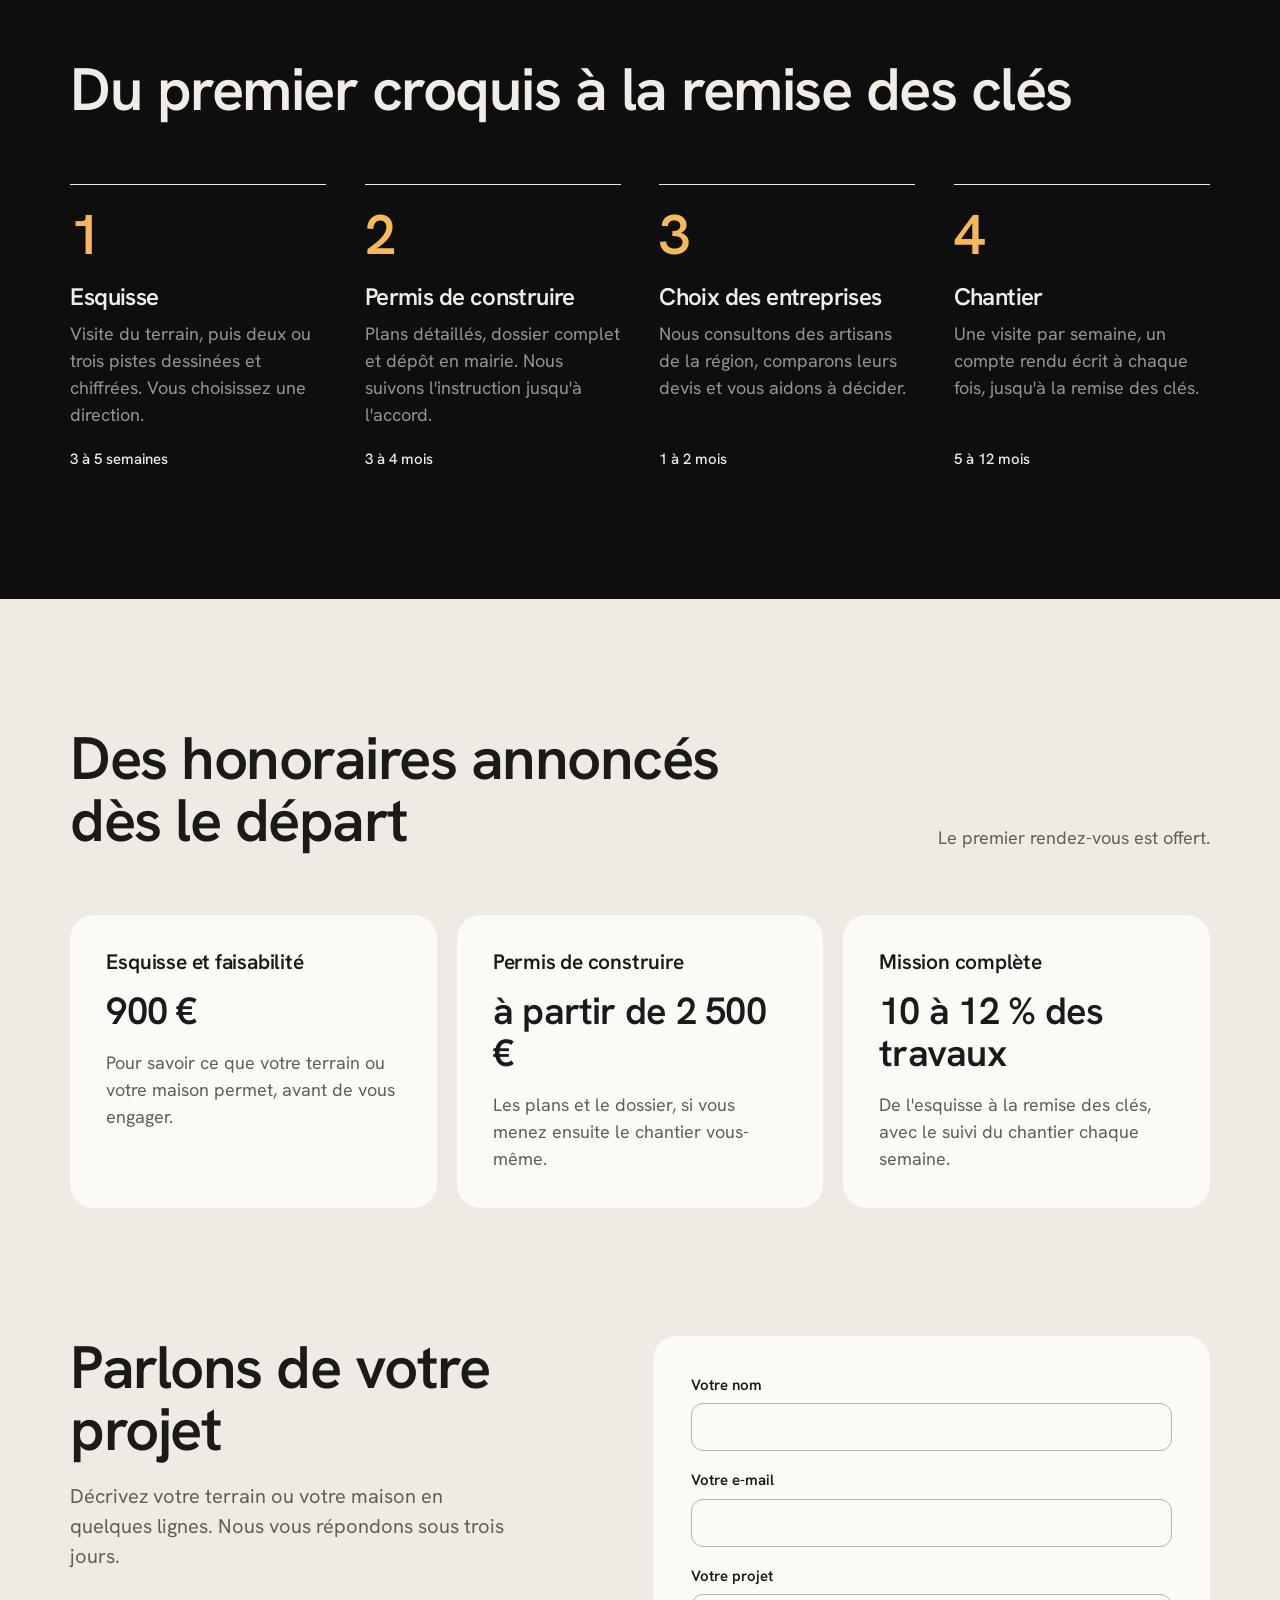
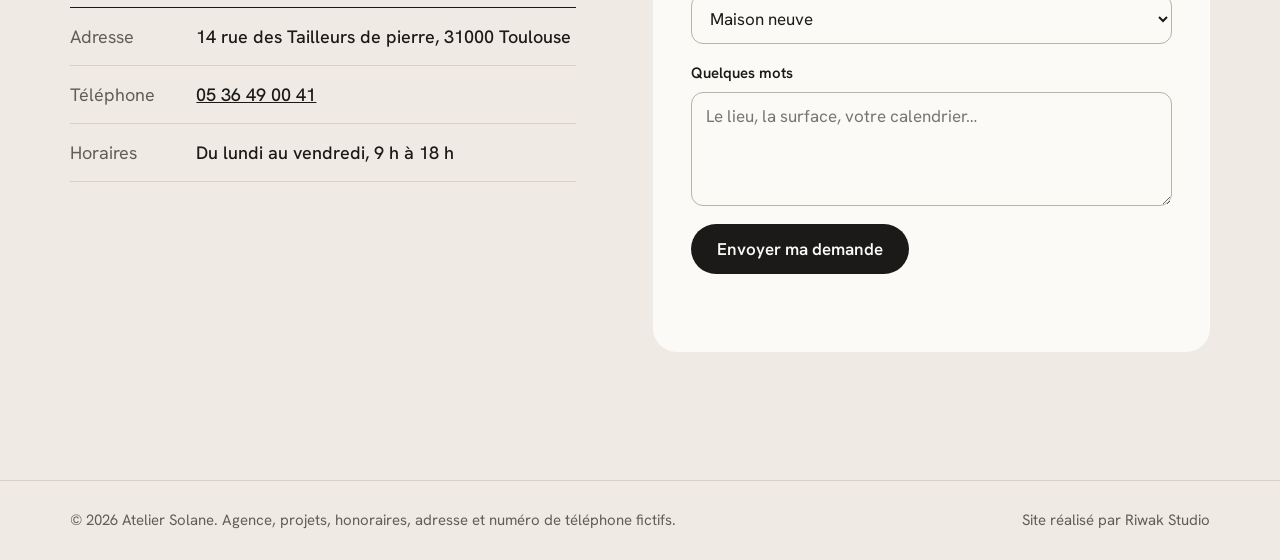
<file: exemples/atelier-solane/index.html>
<!DOCTYPE html>
<html lang="fr">
<head>
  <meta charset="UTF-8">
  <meta name="viewport" content="width=device-width, initial-scale=1">
  <title>Atelier Solane | Architecte à Toulouse</title>
  <meta name="description" content="Atelier Solane, architecte à Toulouse : maisons, extensions et surélévations. Site de démonstration.">

  <!-- Police : Hanken Grotesk, pour les titres et le texte -->
  <link rel="preconnect" href="https://fonts.googleapis.com">
  <link rel="preconnect" href="https://fonts.gstatic.com" crossorigin>
  <link href="https://fonts.googleapis.com/css2?family=Hanken+Grotesk:wght@400;500;600;700&display=swap" rel="stylesheet">

  <link rel="stylesheet" href="style.css">
</head>
<body>

<!-- Bandeau qui prévient que l'agence n'existe pas -->
<p class="bandeau">Site de démonstration : cette agence d'architecture est fictive.</p>

<!-- ============ EN-TÊTE ============ -->
<header class="entete">
  <a href="#haut" class="logo">Atelier Solane</a>
  <nav class="menu" aria-label="Navigation principale">
    <a href="#projets">Projets</a>
    <a href="#etapes">Étapes</a>
    <a href="#honoraires">Honoraires</a>
    <a href="#contact" class="bouton bouton-petit">Parler de votre projet</a>
  </nav>
</header>

<main id="haut">

  <!-- ============ ACCROCHE : une scène noire, un grand titre, la maquette ============ -->
  <section class="scene">
    <p class="scene-metier">Architecte à Toulouse</p>
    <h1>La lumière d'abord.<br>Les murs ensuite.</h1>

    <!-- La maquette est dessinée en SVG : chaque « polygon » est une face d'un volume.
         Les trois groupes « etage » s'écartent quand on fait défiler la page (voir script.js). -->
    <div class="scene-maquette">
      <svg class="maquette" viewBox="130 60 480 440" xmlns="http://www.w3.org/2000/svg" role="img" aria-label="Maquette d'une maison à deux niveaux, fenêtres éclairées">
        <defs>
          <radialGradient id="lueur"><stop offset="0" stop-color="#f5b85a" stop-opacity=".28"/><stop offset="1" stop-color="#f5b85a" stop-opacity="0"/></radialGradient>
        </defs>
        <g class="maquette-sol"><polygon points="148.1,325.0 364.6,450.0 364.6,458.0 148.1,333.0" fill="#121110"/><polygon points="546.5,345.0 364.6,450.0 364.6,458.0 546.5,353.0" fill="#191817"/><polygon points="330.0,220.0 546.5,345.0 364.6,450.0 148.1,325.0" fill="#262422"/><polygon points="214.0,329.0 328.3,395.0 328.3,397.0 214.0,331.0" fill="#1e1c1a"/><polygon points="366.4,373.0 328.3,395.0 328.3,397.0 366.4,375.0" fill="#2a2825"/><polygon points="252.1,307.0 366.4,373.0 328.3,395.0 214.0,329.0" fill="#3a3733"/><ellipse cx="347" cy="335" rx="150" ry="62" fill="url(#lueur)"/></g>
        <g class="etage etage-1"><polygon points="260.7,278.0 364.6,338.0 364.6,368.0 260.7,308.0" fill="#77726a"/><polygon points="433.9,298.0 364.6,338.0 364.6,368.0 433.9,328.0" fill="#b4aea3"/><polygon points="330.0,238.0 433.9,298.0 364.6,338.0 260.7,278.0" fill="#ece7dd"/><polygon class="vitre" points="267.6,286.0 316.1,314.0 316.1,336.0 267.6,308.0"/><polygon class="vitre porte" points="326.5,322.0 340.4,330.0 340.4,354.0 326.5,346.0"/><polygon class="vitre" points="425.3,309.0 375.0,338.0 375.0,356.0 425.3,327.0"/></g>
        <g class="etage etage-2"><polygon points="319.6,248.0 420.1,306.0 420.1,334.0 319.6,276.0" fill="#8a857c"/><polygon points="482.4,270.0 420.1,306.0 420.1,334.0 482.4,298.0" fill="#c6c0b5"/><polygon points="382.0,212.0 482.4,270.0 420.1,306.0 319.6,248.0" fill="#f4f0e8"/><polygon class="vitre" points="328.3,259.0 409.7,306.0 409.7,322.0 328.3,275.0"/><polygon class="vitre" points="473.8,281.0 428.7,307.0 428.7,323.0 473.8,297.0"/></g>
        <g class="etage etage-3"><polygon points="309.2,240.0 420.1,304.0 420.1,308.0 309.2,244.0" fill="#66625b"/><polygon points="492.8,262.0 420.1,304.0 420.1,308.0 492.8,266.0" fill="#9c968c"/><polygon points="382.0,198.0 492.8,262.0 420.1,304.0 309.2,240.0" fill="#d9d3c8"/></g>
      </svg>
    </div>

    <div class="scene-bas">
      <p class="scene-texte">Maisons, extensions et surélévations, dessinées à partir de la course du soleil sur votre terrain.</p>
      <div class="scene-actions">
        <a href="#contact" class="bouton">Parler de votre projet</a>
        <a href="#projets" class="lien">Voir les projets</a>
      </div>
    </div>
  </section>

  <!-- ============ LA DÉMARCHE ============ -->
  <section class="chapitre">
    <p class="chapitre-nom">La démarche</p>
    <h2 class="geant">Une maison se dessine depuis l'intérieur.</h2>
    <p class="chapitre-texte">Avant le premier trait, nous passons une journée sur votre terrain. <strong>Où le soleil se lève, où il se couche, ce que l'on voit de chaque pièce.</strong> Le plan vient après : il range les pièces là où la lumière les attend, puis les murs se referment autour.</p>
  </section>

  <!-- ============ PROJETS ============ -->
  <section class="bloc bloc-anthracite" id="projets">
    <div class="bloc-tete">
      <h2 class="titre">Trois projets récents</h2>
      <p class="bloc-note">Projets fictifs, dessinés pour cette démonstration.</p>
    </div>

    <div class="projets">
      <article class="projet">
        <!-- Façade dessinée au trait -->
        <svg viewBox="0 0 320 200" class="projet-dessin" aria-hidden="true">
          <line x1="10" y1="170" x2="310" y2="170"/>
          <rect x="40" y="110" width="170" height="60"/>
          <rect x="150" y="60" width="120" height="110"/>
          <rect x="56" y="126" width="78" height="44" class="plein"/>
          <rect x="168" y="78" width="84" height="30" class="plein"/>
          <rect x="226" y="126" width="26" height="44"/>
          <line x1="140" y1="56" x2="280" y2="56"/>
        </svg>
        <h3>Maison en L</h3>
        <p class="projet-lieu">Balma, 2025</p>
        <p class="projet-texte">Deux ailes autour d'un patio, pour que chaque pièce de vie reçoive le soleil du matin.</p>
        <dl class="projet-chiffres"><div><dt>Surface</dt><dd>140 m²</dd></div><div><dt>Chantier</dt><dd>11 mois</dd></div></dl>
      </article>

      <article class="projet">
        <svg viewBox="0 0 320 200" class="projet-dessin" aria-hidden="true">
          <line x1="10" y1="170" x2="310" y2="170"/>
          <polyline points="40,170 40,90 95,45 150,90 150,170"/>
          <rect x="78" y="110" width="34" height="40"/>
          <rect x="150" y="104" width="130" height="66"/>
          <rect x="166" y="118" width="98" height="52" class="plein"/>
          <line x1="150" y1="100" x2="288" y2="100"/>
          <line x1="60" y1="96" x2="60" y2="170" class="fin"/><line x1="130" y1="96" x2="130" y2="170" class="fin"/>
        </svg>
        <h3>Extension en brique</h3>
        <p class="projet-lieu">Toulouse, quartier du Busca, 2024</p>
        <p class="projet-texte">Une cuisine ouverte sur le jardin, ajoutée à une toulousaine sans toucher à sa façade sur rue.</p>
        <dl class="projet-chiffres"><div><dt>Surface</dt><dd>45 m²</dd></div><div><dt>Chantier</dt><dd>6 mois</dd></div></dl>
      </article>

      <article class="projet">
        <svg viewBox="0 0 320 200" class="projet-dessin" aria-hidden="true">
          <line x1="10" y1="170" x2="310" y2="170"/>
          <rect x="80" y="96" width="160" height="74"/>
          <rect x="70" y="40" width="180" height="56"/>
          <rect x="88" y="52" width="144" height="32" class="plein"/>
          <rect x="100" y="116" width="36" height="54"/><rect x="170" y="116" width="50" height="30"/>
          <line x1="110" y1="40" x2="110" y2="52" class="fin"/><line x1="150" y1="40" x2="150" y2="52" class="fin"/><line x1="190" y1="40" x2="190" y2="52" class="fin"/><line x1="230" y1="40" x2="230" y2="52" class="fin"/>
        </svg>
        <h3>Surélévation en bois</h3>
        <p class="projet-lieu">Toulouse, Saint-Cyprien, 2023</p>
        <p class="projet-texte">Un étage posé sur une maison de ville : deux chambres et une terrasse, sans agrandir l'emprise au sol.</p>
        <dl class="projet-chiffres"><div><dt>Surface</dt><dd>60 m²</dd></div><div><dt>Chantier</dt><dd>5 mois</dd></div></dl>
      </article>
    </div>
  </section>

  <!-- ============ LES ÉTAPES ============ -->
  <section class="bloc" id="etapes">
    <h2 class="titre">Du premier croquis à la remise des clés</h2>
    <ol class="etapes">
      <li>
        <h3>Esquisse</h3>
        <p>Visite du terrain, puis deux ou trois pistes dessinées et chiffrées. Vous choisissez une direction.</p>
        <span class="duree">3 à 5 semaines</span>
      </li>
      <li>
        <h3>Permis de construire</h3>
        <p>Plans détaillés, dossier complet et dépôt en mairie. Nous suivons l'instruction jusqu'à l'accord.</p>
        <span class="duree">3 à 4 mois</span>
      </li>
      <li>
        <h3>Choix des entreprises</h3>
        <p>Nous consultons des artisans de la région, comparons leurs devis et vous aidons à décider.</p>
        <span class="duree">1 à 2 mois</span>
      </li>
      <li>
        <h3>Chantier</h3>
        <p>Une visite par semaine, un compte rendu écrit à chaque fois, jusqu'à la remise des clés.</p>
        <span class="duree">5 à 12 mois</span>
      </li>
    </ol>
  </section>

  <!-- ============ HONORAIRES : la page passe en clair pour la partie pratique ============ -->
  <section class="bloc bloc-clair" id="honoraires">
    <div class="bloc-tete">
      <h2 class="titre">Des honoraires annoncés dès le départ</h2>
      <p class="bloc-note">Le premier rendez-vous est offert.</p>
    </div>
    <div class="cartes">
      <div class="carte">
        <h3>Esquisse et faisabilité</h3>
        <p class="carte-prix">900 €</p>
        <p>Pour savoir ce que votre terrain ou votre maison permet, avant de vous engager.</p>
      </div>
      <div class="carte">
        <h3>Permis de construire</h3>
        <p class="carte-prix">à partir de 2 500 €</p>
        <p>Les plans et le dossier, si vous menez ensuite le chantier vous-même.</p>
      </div>
      <div class="carte">
        <h3>Mission complète</h3>
        <p class="carte-prix">10 à 12 % des travaux</p>
        <p>De l'esquisse à la remise des clés, avec le suivi du chantier chaque semaine.</p>
      </div>
    </div>
  </section>

  <!-- ============ CONTACT ============ -->
  <section class="bloc bloc-clair bloc-contact" id="contact">
    <div class="deux">
      <div>
        <h2 class="titre">Parlons de votre projet</h2>
        <p class="texte">Décrivez votre terrain ou votre maison en quelques lignes. Nous vous répondons sous trois jours.</p>
        <ul class="coordonnees">
          <li><span>Adresse</span>14 rue des Tailleurs de pierre, 31000 Toulouse</li>
          <li><span>Téléphone</span><a href="tel:+33536490041">05 36 49 00 41</a></li>
          <li><span>Horaires</span>Du lundi au vendredi, 9 h à 18 h</li>
        </ul>
      </div>

      <form class="formulaire" novalidate>
        <label>Votre nom
          <input type="text" name="nom" autocomplete="name" required>
        </label>
        <label>Votre e-mail
          <input type="email" name="email" autocomplete="email" required>
        </label>
        <label>Votre projet
          <select name="projet">
            <option>Maison neuve</option>
            <option>Extension</option>
            <option>Surélévation</option>
            <option>Rénovation</option>
            <option>Autre</option>
          </select>
        </label>
        <label>Quelques mots
          <textarea name="message" rows="4" placeholder="Le lieu, la surface, votre calendrier…"></textarea>
        </label>
        <button type="submit" class="bouton">Envoyer ma demande</button>
        <p class="formulaire-message" role="status"></p>
      </form>
    </div>
  </section>

</main>

<!-- ============ PIED DE PAGE ============ -->
<footer class="pied">
  <span>© 2026 Atelier Solane. Agence, projets, honoraires, adresse et numéro de téléphone fictifs.</span>
  <span>Site réalisé par Riwak Studio</span>
</footer>

<script src="script.js"></script>
</body>
</html>
</file>
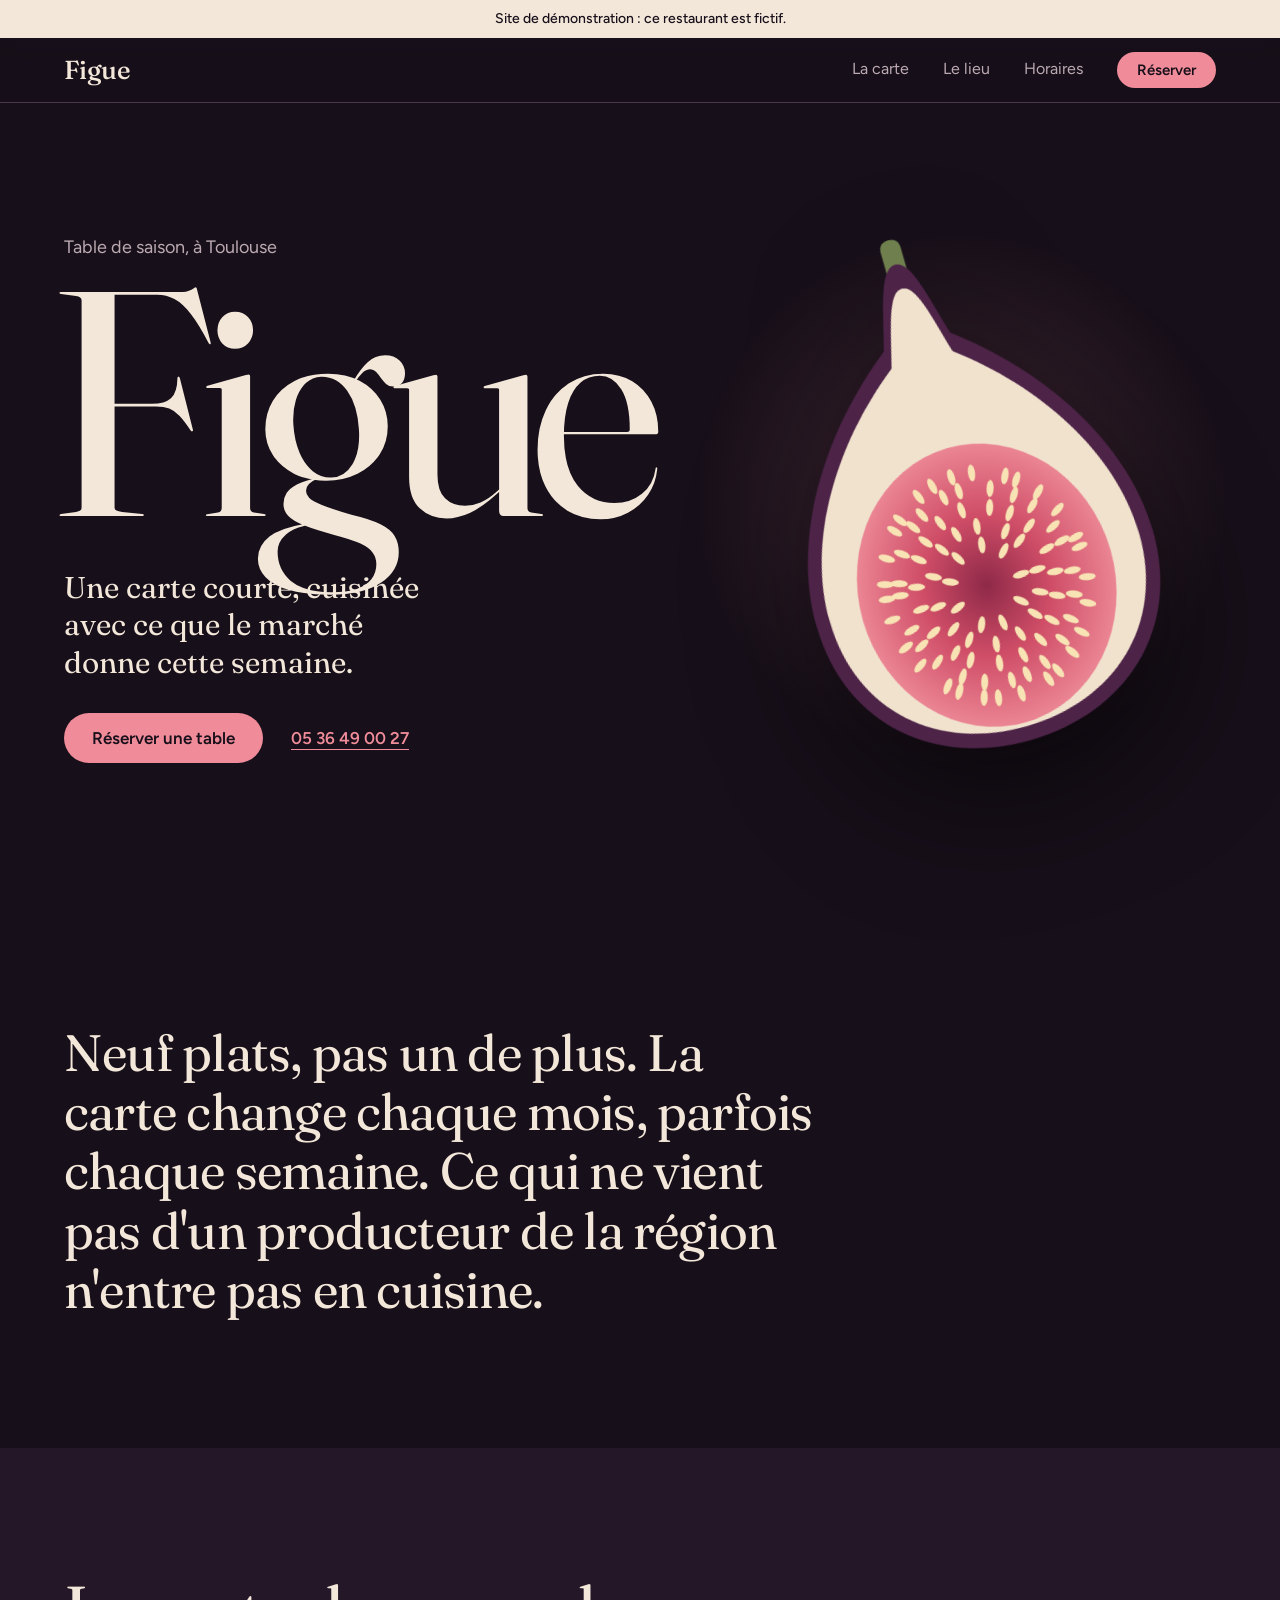
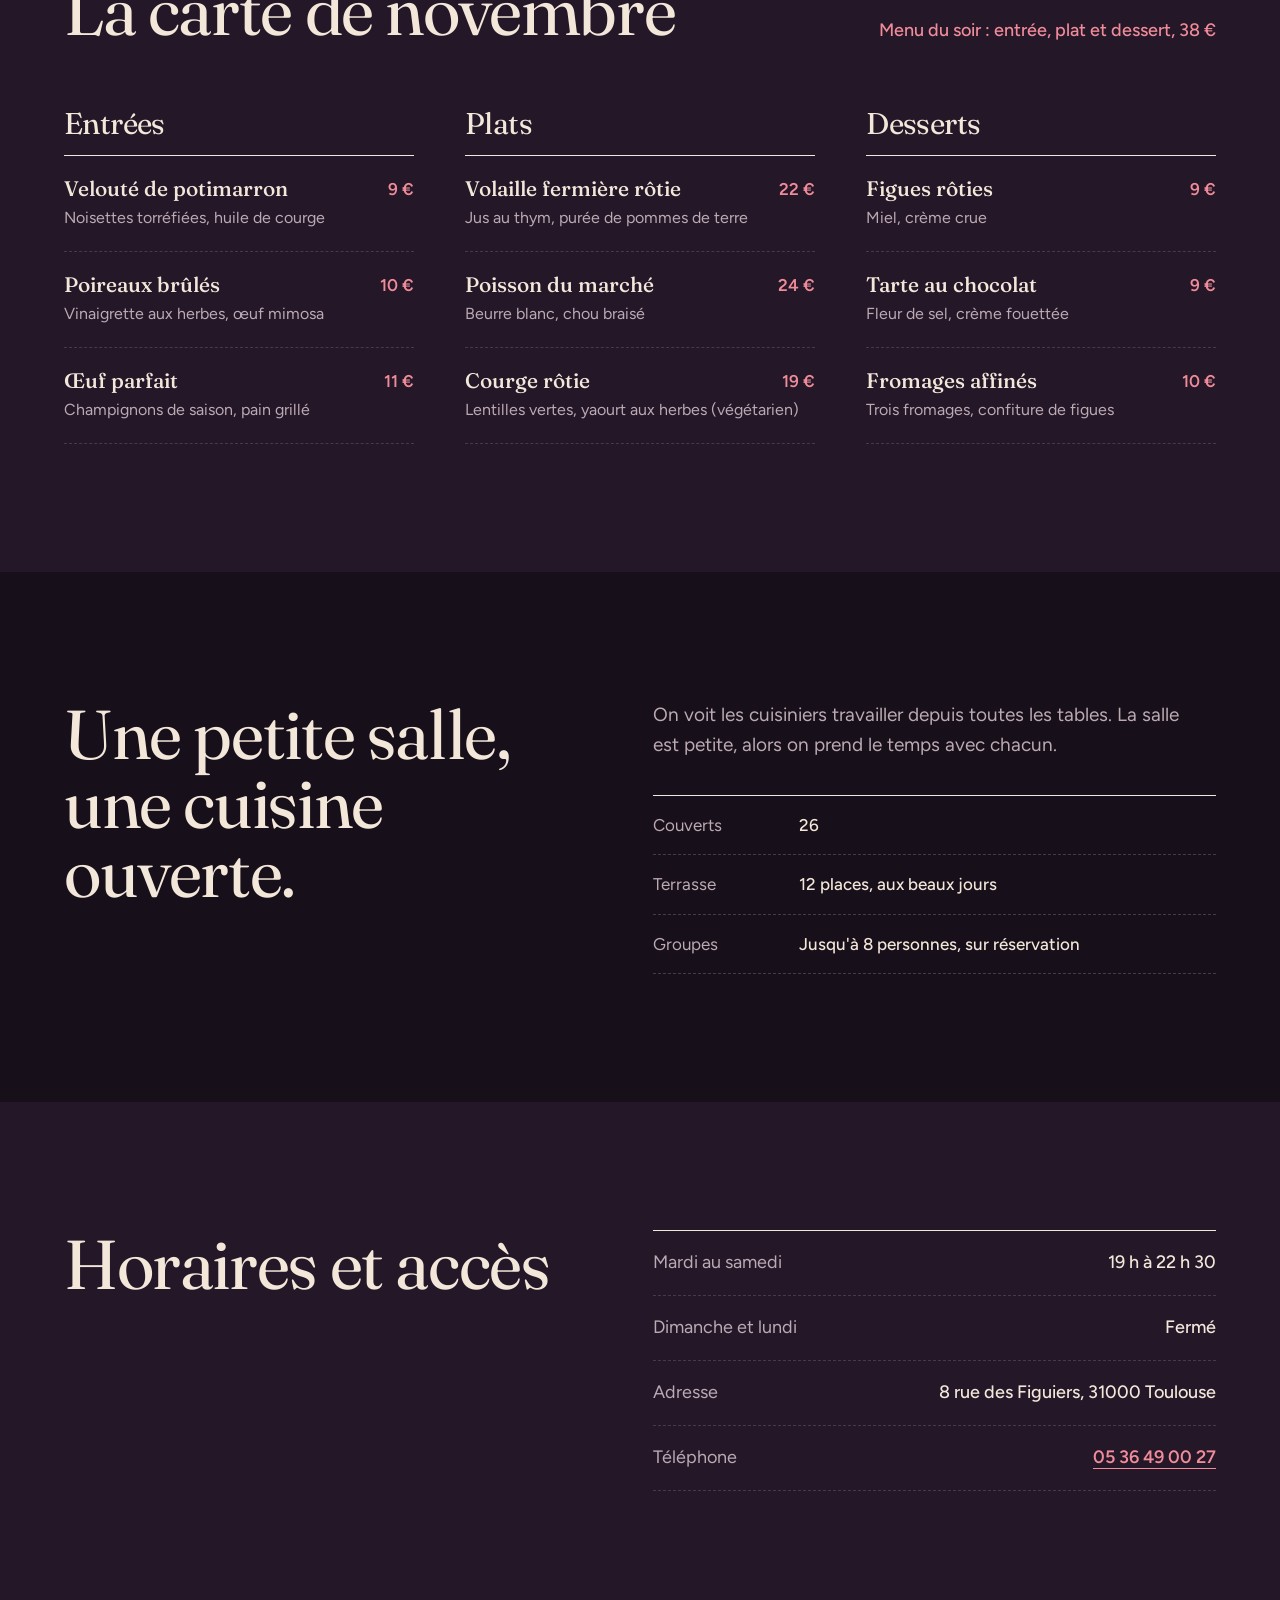
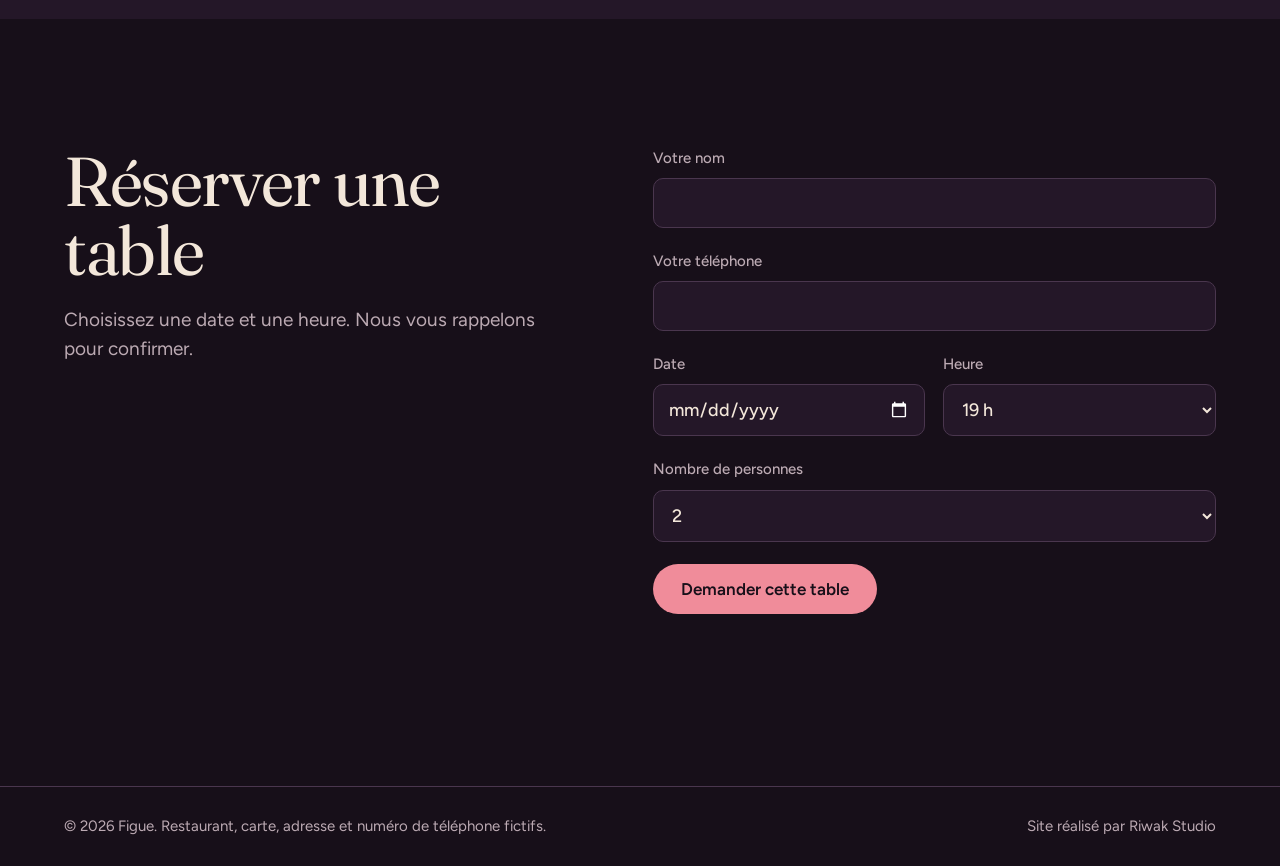
<file: exemples/figue/index.html>
<!DOCTYPE html>
<html lang="fr">
<head>
  <meta charset="UTF-8">
  <meta name="viewport" content="width=device-width, initial-scale=1">
  <title>Figue | Table de saison à Toulouse</title>
  <meta name="description" content="Figue, table de saison à Toulouse. Carte courte, produits du marché, le soir du mardi au samedi. Site de démonstration.">

  <!-- Polices : Fraunces (titres, avec empattements) et Figtree (texte courant) -->
  <link rel="preconnect" href="https://fonts.googleapis.com">
  <link rel="preconnect" href="https://fonts.gstatic.com" crossorigin>
  <link href="https://fonts.googleapis.com/css2?family=Figtree:wght@400;500;600&family=Fraunces:opsz,wght@9..144,400;9..144,500&display=swap" rel="stylesheet">

  <link rel="stylesheet" href="style.css">
</head>
<body>

<!-- Bandeau qui prévient que le restaurant n'existe pas -->
<p class="bandeau">Site de démonstration : ce restaurant est fictif.</p>

<!-- ============ EN-TÊTE ============ -->
<header class="entete">
  <a href="#haut" class="logo">Figue</a>
  <nav class="menu" aria-label="Navigation principale">
    <a href="#carte">La carte</a>
    <a href="#lieu">Le lieu</a>
    <a href="#horaires">Horaires</a>
    <a href="#reserver" class="bouton bouton-petit">Réserver</a>
  </nav>
</header>

<main id="haut">

  <!-- ============ ACCROCHE : le nom en très grand, et la figue ============ -->
  <section class="accroche">
    <div class="accroche-texte">
      <p class="accroche-lieu">Table de saison, à Toulouse</p>
      <h1>Figue</h1>
      <p class="accroche-phrase">Une carte courte, cuisinée avec ce que le marché donne cette semaine.</p>
      <div class="accroche-boutons">
        <a href="#reserver" class="bouton">Réserver une table</a>
        <a href="tel:+33536490027" class="lien">05 36 49 00 27</a>
      </div>
    </div>
    <!-- L'image de la figue est dans le fichier figue.svg, à côté de celui-ci -->
    <div class="accroche-figue" aria-hidden="true">
      <img src="figue.svg" alt="" class="figue">
    </div>
  </section>

  <!-- ============ PRÉSENTATION ============ -->
  <section class="bloc">
    <p class="grand-texte">Neuf plats, pas un de plus. La carte change chaque mois, parfois chaque semaine. Ce qui ne vient pas d'un producteur de la région n'entre pas en cuisine.</p>
  </section>

  <!-- ============ LA CARTE ============ -->
  <section class="bloc bloc-releve" id="carte">
    <div class="carte-tete">
      <h2 class="titre">La carte de novembre</h2>
      <p class="carte-menu">Menu du soir : entrée, plat et dessert, 38&nbsp;€</p>
    </div>

    <div class="carte">
      <div>
        <h3>Entrées</h3>
        <ul class="plats">
          <li><span class="plat-nom">Velouté de potimarron</span><span class="plat-prix">9 €</span><span class="plat-detail">Noisettes torréfiées, huile de courge</span></li>
          <li><span class="plat-nom">Poireaux brûlés</span><span class="plat-prix">10 €</span><span class="plat-detail">Vinaigrette aux herbes, œuf mimosa</span></li>
          <li><span class="plat-nom">Œuf parfait</span><span class="plat-prix">11 €</span><span class="plat-detail">Champignons de saison, pain grillé</span></li>
        </ul>
      </div>
      <div>
        <h3>Plats</h3>
        <ul class="plats">
          <li><span class="plat-nom">Volaille fermière rôtie</span><span class="plat-prix">22 €</span><span class="plat-detail">Jus au thym, purée de pommes de terre</span></li>
          <li><span class="plat-nom">Poisson du marché</span><span class="plat-prix">24 €</span><span class="plat-detail">Beurre blanc, chou braisé</span></li>
          <li><span class="plat-nom">Courge rôtie</span><span class="plat-prix">19 €</span><span class="plat-detail">Lentilles vertes, yaourt aux herbes (végétarien)</span></li>
        </ul>
      </div>
      <div>
        <h3>Desserts</h3>
        <ul class="plats">
          <li><span class="plat-nom">Figues rôties</span><span class="plat-prix">9 €</span><span class="plat-detail">Miel, crème crue</span></li>
          <li><span class="plat-nom">Tarte au chocolat</span><span class="plat-prix">9 €</span><span class="plat-detail">Fleur de sel, crème fouettée</span></li>
          <li><span class="plat-nom">Fromages affinés</span><span class="plat-prix">10 €</span><span class="plat-detail">Trois fromages, confiture de figues</span></li>
        </ul>
      </div>
    </div>
  </section>

  <!-- ============ LE LIEU ============ -->
  <section class="bloc" id="lieu">
    <div class="deux">
      <h2 class="titre">Une petite salle, une cuisine ouverte.</h2>
      <div>
        <p class="texte">On voit les cuisiniers travailler depuis toutes les tables. La salle est petite, alors on prend le temps avec chacun.</p>
        <dl class="chiffres">
          <div><dt>Couverts</dt><dd>26</dd></div>
          <div><dt>Terrasse</dt><dd>12 places, aux beaux jours</dd></div>
          <div><dt>Groupes</dt><dd>Jusqu'à 8 personnes, sur réservation</dd></div>
        </dl>
      </div>
    </div>
  </section>

  <!-- ============ HORAIRES ET ACCÈS ============ -->
  <section class="bloc bloc-releve" id="horaires">
    <div class="deux">
      <h2 class="titre">Horaires et accès</h2>
      <ul class="horaires">
        <li><span>Mardi au samedi</span><span>19 h à 22 h 30</span></li>
        <li><span>Dimanche et lundi</span><span>Fermé</span></li>
        <li><span>Adresse</span><span>8 rue des Figuiers, 31000 Toulouse</span></li>
        <li><span>Téléphone</span><span><a href="tel:+33536490027" class="lien">05 36 49 00 27</a></span></li>
      </ul>
    </div>
  </section>

  <!-- ============ RÉSERVATION ============ -->
  <section class="bloc" id="reserver">
    <div class="deux">
      <div>
        <h2 class="titre">Réserver une table</h2>
        <p class="texte">Choisissez une date et une heure. Nous vous rappelons pour confirmer.</p>
      </div>

      <form class="formulaire" novalidate>
        <label class="champ-large">Votre nom
          <input type="text" name="nom" autocomplete="name" required>
        </label>
        <label class="champ-large">Votre téléphone
          <input type="tel" name="telephone" autocomplete="tel" required>
        </label>
        <label>Date
          <input type="date" name="date" required>
        </label>
        <label>Heure
          <select name="heure">
            <option>19 h</option><option>19 h 30</option><option>20 h</option>
            <option>20 h 30</option><option>21 h</option><option>21 h 30</option>
          </select>
        </label>
        <label class="champ-large">Nombre de personnes
          <select name="personnes">
            <option>1</option><option selected>2</option><option>3</option><option>4</option>
            <option>5</option><option>6</option><option>7</option><option>8</option>
          </select>
        </label>
        <button type="submit" class="bouton champ-large">Demander cette table</button>
        <p class="formulaire-message champ-large" role="status"></p>
      </form>
    </div>
  </section>

</main>

<!-- ============ PIED DE PAGE ============ -->
<footer class="pied">
  <span>© 2026 Figue. Restaurant, carte, adresse et numéro de téléphone fictifs.</span>
  <span>Site réalisé par Riwak Studio</span>
</footer>

<!-- Barre de réservation collée en bas de l'écran, visible seulement sur téléphone -->
<a href="#reserver" class="barre-reserver">Réserver une table</a>

<script src="script.js"></script>
</body>
</html>
</file>
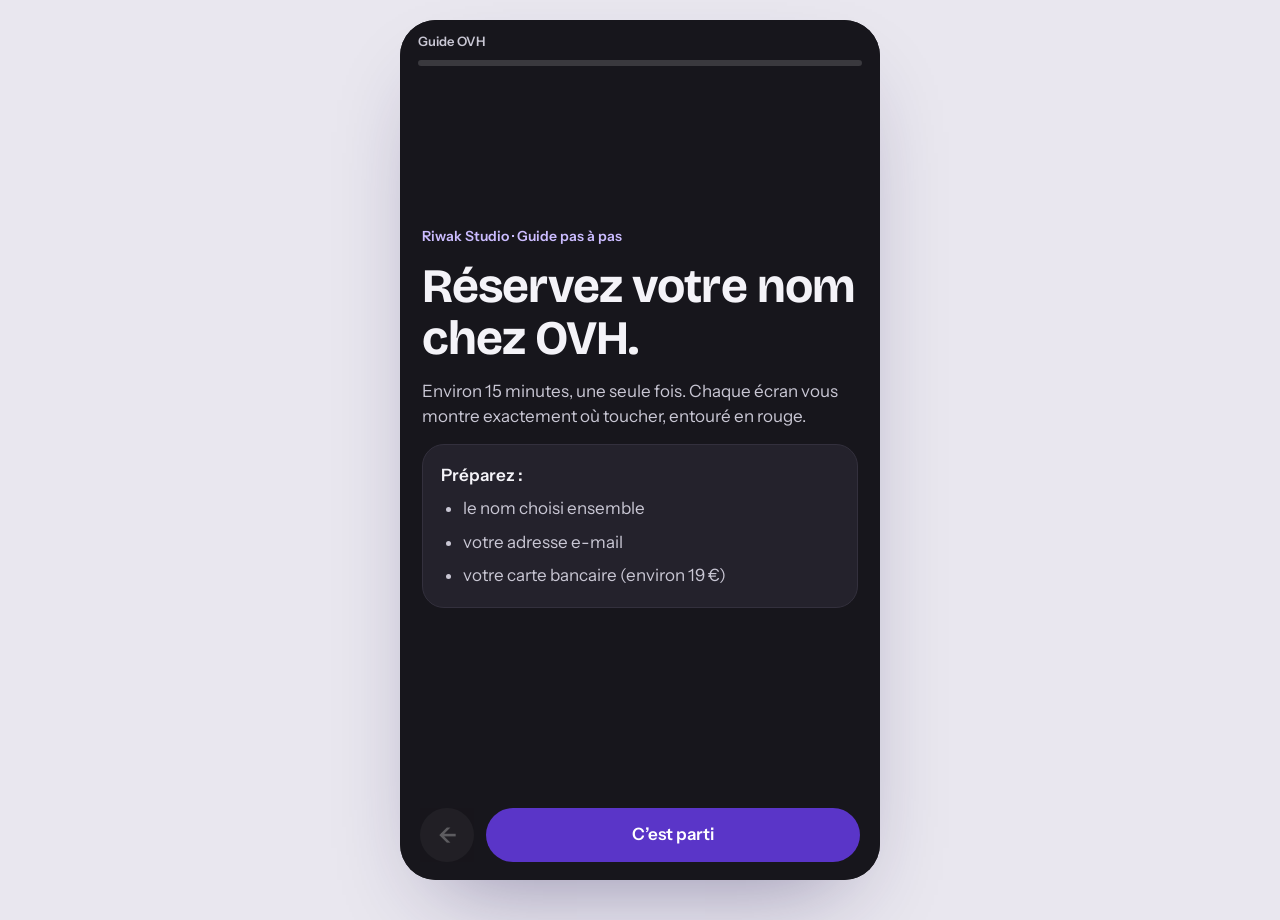
<file: guide/ovh/index.html>
<!DOCTYPE html>
<html lang="fr">
<head>
  <meta charset="utf-8">
  <meta name="viewport" content="width=device-width, initial-scale=1, viewport-fit=cover">
  <meta name="robots" content="noindex, nofollow">
  <title>Réserver votre nom chez OVH · Riwak Studio</title>
  <link rel="preconnect" href="https://fonts.googleapis.com">
  <link rel="preconnect" href="https://fonts.gstatic.com" crossorigin>
  <link href="https://fonts.googleapis.com/css2?family=Bricolage+Grotesque:opsz,wght@12..96,500;12..96,700&family=Instrument+Sans:wght@400;500;600&display=swap" rel="stylesheet">
  <style>
    :root {
      --fond: #f4f3f8; --carte: #fff; --encre: #17161c; --gris: #5e5c6b; --trait: #dddbe6;
      --violet: #5a35c8; --violet-fonce: #44259e; --lavande: #ece6ff; --vert: #2f8a57; --vert-clair: #e3f3ea;
      --rouge: #e5484d; --nuit: #17161c;
    }
    * { box-sizing: border-box; margin: 0; }
    html, body { height: 100%; }
    body { font-family: "Instrument Sans", system-ui, sans-serif; background: #e9e7ef; color: var(--encre); line-height: 1.5; font-size: 17px; overflow: hidden; }
    h1, h2, h3 { font-family: "Bricolage Grotesque", system-ui, sans-serif; letter-spacing: -0.02em; line-height: 1.08; }
    h1 { font-size: clamp(36px, 10vw, 48px); }
    h2 { font-size: clamp(26px, 7.4vw, 32px); }
    button { font: inherit; cursor: pointer; }
    :focus-visible { outline: 3px solid var(--violet); outline-offset: 3px; }
    [hidden] { display: none !important; }

    .guide { position: relative; height: 100%; max-width: 480px; margin: 0 auto; background: var(--fond); overflow: hidden; }
    @media (min-width: 560px) { .guide { height: min(920px, calc(100% - 40px)); margin-top: 20px; border-radius: 36px; box-shadow: 0 40px 90px -40px rgba(30,20,80,.45); } }

    /* En-tête : partie en cours + progression */
    .haut { position: absolute; z-index: 5; top: 0; left: 0; right: 0; padding: calc(12px + env(safe-area-inset-top)) 18px 10px; background: linear-gradient(var(--fond) 75%, transparent); }
    .haut.sombre { background: linear-gradient(var(--nuit) 75%, transparent); color: #f4f3f8; }
    .ligne-haut { display: flex; justify-content: space-between; font-size: 13px; font-weight: 600; color: var(--gris); margin-bottom: 8px; }
    .haut.sombre .ligne-haut { color: #c9c7d4; }
    .barre { height: 6px; border-radius: 3px; background: rgba(23,22,28,.1); overflow: hidden; }
    .haut.sombre .barre { background: rgba(255,255,255,.15); }
    .barre i { display: block; height: 100%; background: var(--violet); border-radius: 3px; transition: width .4s ease; }

    .ecrans { height: 100%; display: flex; overflow-x: auto; overflow-y: hidden; scroll-snap-type: x mandatory; scroll-behavior: smooth; scrollbar-width: none; }
    .ecrans::-webkit-scrollbar { display: none; }
    .ecran { flex: 0 0 100%; height: 100%; scroll-snap-align: start; overflow-y: auto; padding: calc(64px + env(safe-area-inset-top)) 22px 130px; display: flex; flex-direction: column; gap: 14px; }
    .ecran.sombre { background: var(--nuit); color: #f4f3f8; justify-content: center; }
    .ecran.sombre .doux { color: #c9c7d4; }
    .surtitre { font-size: 14px; font-weight: 600; color: var(--violet); }
    .sombre .surtitre { color: #cbbcff; }
    .doux { color: var(--gris); }
    .consigne { font-size: 18px; }
    .consigne b { color: var(--violet); }

    /* Capture d'écran d'OVH dans un cadre de téléphone, avec la zone à toucher entourée */
    .capture { position: relative; align-self: center; width: min(64vw, 250px); border: 8px solid #1f1d26; border-radius: 30px; overflow: hidden; background: #fff; box-shadow: 0 30px 60px -30px rgba(30,20,80,.5); flex: none; }
    .capture img { display: block; width: 100%; height: auto; }
    .cible { position: absolute; border: 3px solid var(--rouge); border-radius: 12px; box-shadow: 0 0 0 4000px rgba(23,22,28,.28); animation: pulse 1.6s ease-in-out infinite; }
    .cible::after { content: ""; position: absolute; inset: -9px; border: 3px solid var(--rouge); border-radius: 16px; opacity: 0; animation: onde 1.6s ease-out infinite; }
    @keyframes pulse { 0%, 100% { transform: scale(1); } 50% { transform: scale(1.04); } }
    @keyframes onde { 0% { opacity: .8; transform: scale(.92); } 100% { opacity: 0; transform: scale(1.15); } }
    .ignorer { position: absolute; border: 2px dashed #8a889c; border-radius: 10px; background: rgba(244,243,248,.72); display: grid; place-items: center; }
    .ignorer span { background: #17161c; color: #fff; font-size: 11px; font-weight: 600; padding: 4px 9px; border-radius: 999px; }
    .choix { display: grid; gap: 8px; }
    .choix div { display: flex; gap: 10px; align-items: flex-start; padding: 12px 14px; border-radius: 14px; background: #fff; border: 1px solid var(--trait); font-size: 15px; }
    .choix div.bon { border: 2px solid var(--vert); }
    .choix b.signe { flex: none; width: 24px; height: 24px; border-radius: 50%; display: grid; place-items: center; color: #fff; font-size: 13px; }
    .choix .bon b.signe { background: var(--vert); }
    .choix .non b.signe { background: #8a889c; }
    details.plus { background: #fff; border: 1px solid var(--trait); border-radius: 14px; padding: 12px 14px; font-size: 15px; }
    details.plus summary { font-weight: 600; cursor: pointer; color: var(--violet); }
    details.plus p { margin-top: 8px; color: var(--gris); }
    .date-capture { font-size: 12px; color: var(--gris); text-align: center; }

    .astuce { display: flex; gap: 10px; padding: 12px 14px; border-radius: 14px; background: var(--lavande); color: #3d2390; font-size: 15px; }
    .astuce.attention { background: #fff1e0; color: #7a4300; }
    .astuce strong { flex: none; }
    .carte { background: var(--carte); border: 1px solid var(--trait); border-radius: 22px; padding: 18px; }
    .liste { padding-left: 22px; display: grid; gap: 8px; }

    /* Illustration dessinée (pour les écrans sans capture) */
    .illu { background: #fff; border: 1px solid var(--trait); border-radius: 20px; padding: 16px; display: grid; gap: 10px; font-size: 15px; }
    .illu .etiquette { font-size: 11px; font-weight: 600; color: var(--gris); text-transform: none; }
    .illu .menu { display: grid; gap: 6px; }
    .illu .menu span { padding: 9px 12px; border-radius: 10px; background: var(--fond); }
    .illu .menu span.actif { outline: 3px solid var(--rouge); background: #fff; font-weight: 600; }
    .illu .rangee { display: flex; justify-content: space-between; align-items: center; padding: 10px 12px; border-radius: 10px; background: var(--fond); }
    .illu .points { width: 30px; height: 30px; display: grid; place-items: center; border-radius: 8px; outline: 3px solid var(--rouge); font-weight: 700; }
    .illu .champ { border: 2px solid var(--trait); border-radius: 10px; padding: 10px 12px; color: var(--gris); }
    .illu .champ.cible-champ { border-color: var(--rouge); color: var(--encre); font-weight: 600; }
    .illu .bt { text-align: center; padding: 10px; border-radius: 999px; background: #2f56d1; color: #fff; font-weight: 600; }
    .illu .bt.cible-bt { outline: 3px solid var(--rouge); outline-offset: 3px; }

    .identifiant { display: flex; gap: 8px; align-items: center; }
    .identifiant code { flex: 1; padding: 12px 14px; border-radius: 12px; background: #fff; border: 2px dashed var(--violet); font: 600 18px ui-monospace, monospace; color: var(--violet); }
    .identifiant button { padding: 12px 14px; border-radius: 12px; border: 0; background: var(--violet); color: #fff; font-weight: 600; }

    .bloque { align-self: center; border: 0; background: none; color: var(--gris); text-decoration: underline; font-size: 15px; padding: 6px; }
    .zone-bloque { display: grid; gap: 8px; }
    textarea { width: 100%; min-height: 80px; padding: 12px; border: 2px solid var(--trait); border-radius: 12px; font: inherit; }
    .bouton { display: block; width: 100%; padding: 15px 18px; border-radius: 999px; border: 2px solid var(--violet); background: var(--violet); color: #fff; font-weight: 600; text-align: center; text-decoration: none; }
    .bouton.clair { background: #fff; color: var(--violet); border-color: #fff; }
    .ok { display: flex; align-items: center; gap: 10px; padding: 12px 14px; border-radius: 14px; background: var(--vert-clair); color: #1f5e3b; font-weight: 600; animation: pop .4s ease both; }
    .ok svg { flex: none; width: 24px; height: 24px; }
    @keyframes pop { from { opacity: 0; transform: scale(.9); } }

    .nav { position: absolute; z-index: 5; left: 0; right: 0; bottom: 0; display: flex; gap: 12px; padding: 16px 20px calc(18px + env(safe-area-inset-bottom)); background: linear-gradient(transparent, var(--fond) 35%); }
    .nav.sombre { background: linear-gradient(transparent, rgba(23,22,28,.92) 35%); }
    .nav button { height: 54px; border-radius: 999px; border: 0; font-weight: 600; }
    .nav .retour { width: 54px; flex: none; background: rgba(23,22,28,.08); font-size: 22px; color: var(--encre); }
    .nav.sombre .retour { background: rgba(255,255,255,.14); color: #fff; }
    .nav .suivant { flex: 1; background: var(--violet); color: #fff; font-size: 17px; }
    .nav .retour[disabled] { opacity: .3; cursor: default; }
    .confetti { position: fixed; z-index: 20; top: 0; left: 0; width: 10px; height: 14px; border-radius: 2px; pointer-events: none; }

    @media (prefers-reduced-motion: reduce) { *, *::before, *::after { animation: none !important; transition: none !important; scroll-behavior: auto !important; } }
  </style>
</head>
<body>
<div class="guide">
  <header class="haut" id="haut" aria-hidden="true">
    <div class="ligne-haut"><span id="partie"></span><span id="compteur"></span></div>
    <div class="barre"><i id="barre"></i></div>
  </header>
  <main class="ecrans" id="ecrans"></main>
  <nav class="nav" id="nav" aria-label="Navigation du guide">
    <button class="retour" type="button" id="b-retour" aria-label="Étape précédente">←</button>
    <button class="suivant" type="button" id="b-suivant">Suivant</button>
  </nav>
</div>

<script>
/* =====================================================================
   RÉGLAGES : à vérifier une fois, puis tous les 6 mois (OVH change son site).
   ===================================================================== */
const reglages = {
  identifiantRiwak: 'cp1809185-ovh',      // ton identifiant OVH, que le client met en contact technique
  dateCaptures: '24 novembre 2026',
};
const CLE_WEB3FORMS = 'faf0bc2a-87b0-4a8e-ae54-42437f2df9a8';

/* =====================================================================
   LES ÉTAPES. zone = [gauche, haut, largeur, hauteur] en % de la capture :
   c'est le cadre rouge autour de l'endroit où toucher.
   ===================================================================== */
const etapes = [
  { type: 'accueil' },

  { partie: 'Réserver votre nom', titre: 'Ouvrez le site d’OVH', image: '01-cookies.jpg', zone: [7, 11.6, 46, 3.6],
    texte: 'Allez sur <b>ovhcloud.com/fr/domains</b>. Une fenêtre sur les cookies s’ouvre : touchez <b>« Poursuivre sans accepter »</b>, en haut.',
    lien: 'https://www.ovhcloud.com/fr/domains/' },
  { partie: 'Réserver votre nom', titre: 'Tapez votre nom', image: '02-recherche.jpg', zone: [5, 50.2, 90, 7.2],
    texte: 'Dans la case de recherche, tapez <b>le nom que nous avons choisi ensemble</b>, puis touchez la loupe rouge.',
    astuce: 'Ici, c’est l’exemple boulangerie-ferrand.fr : tapez le vôtre.' },
  { partie: 'Réserver votre nom', titre: 'Lancez la recherche', image: '03-commande.jpg', zone: [56, 44, 34, 7],
    texte: 'Une nouvelle page s’ouvre avec votre nom déjà écrit. Touchez <b>« Rechercher »</b>.' },
  { partie: 'Réserver votre nom', titre: 'Choisissez la bonne ligne', image: '04-resultat.jpg', zone: [71, 54.8, 21, 5.2],
    ignorer: [[6.5, 0.3, 87, 34.6, 'Pack : à ignorer'], [6.5, 75.3, 87, 11, 'Autres extensions : à ignorer']],
    texte: 'OVH affiche plusieurs offres. <b>Une seule vous concerne</b> : votre nom exact, sous <b>« Résultats de la recherche »</b>.',
    choix: true,
    astuce: 'Si votre nom n’est pas « Disponible », ne prenez rien d’autre : écrivez-moi, on en trouve un ensemble.' },
  { partie: 'Réserver votre nom', titre: 'Continuez la commande', image: '05-panier.jpg', zone: [3.5, 91, 93, 7.4],
    texte: 'Le nom est dans votre panier. Touchez <b>« Poursuivre la commande »</b>, en bas.',
    astuce: 'OVH propose 3 ans par défaut, avec 1 an offert : c’est le moins cher. Gardez ce choix.' },
  { partie: 'Réserver votre nom', titre: 'Ajoutez l’hébergement gratuit', image: '06-options.jpg', zone: [65.5, 76.2, 20.5, 5],
    texte: 'Sur « Liez un hébergement web », dans <b>« Hébergement gratuit »</b>, touchez <b>« Ajouter »</b>. Le total ne change pas.',
    astuce: 'C’est là que votre site sera rangé. N’ajoutez pas les offres payantes des autres gammes.' },
  { partie: 'Réserver votre nom', titre: 'Pas d’option en plus', image: '07-option-dns.jpg', zone: [3.5, 91, 93, 7.4],
    texte: 'OVH propose des options, comme « DNS Anycast ». <b>N’ajoutez rien</b> : touchez directement <b>« Poursuivre la commande »</b>.',
    attention: true },

  { partie: 'Créer votre compte', titre: 'Créez votre compte', image: '08-connexion.jpg', zone: [48.5, 34.8, 29, 3.8],
    texte: 'OVH demande de vous connecter. Vous n’avez pas encore de compte : touchez <b>« Créer un compte »</b>.' },
  { partie: 'Créer votre compte', titre: 'Pays, devise, langue', image: '09-parametres-compte.jpg', zone: [3.5, 80.8, 93, 6],
    texte: 'Choisissez <b>France</b>, <b>EUR - €</b> et <b>OVHcloud France (Français)</b>. Une autre fenêtre de cookies peut s’ouvrir : touchez « Continuer sans accepter ». Puis touchez <b>« Valider »</b>.' },
  { partie: 'Créer votre compte', titre: 'Votre e-mail et un mot de passe', image: '10-identifiants.jpg', zone: [4, 30.6, 92, 15.4],
    texte: 'Mettez <b>votre e-mail</b> et choisissez un <b>mot de passe</b>. Cochez la première case (conditions générales), puis touchez <b>« Créer un compte »</b>.',
    astuce: 'Gardez ce mot de passe pour vous. Je n’en aurai jamais besoin, ne me le donnez pas.' },
  { partie: 'Créer votre compte', titre: 'Vos coordonnées', illu: 'coordonnees',
    texte: 'OVH vous envoie un <b>code par e-mail</b> pour confirmer votre adresse : recopiez-le. Remplissez ensuite <b>votre nom, votre adresse et votre téléphone</b>.',
    astuce: 'Mettez vos vraies informations : c’est ce qui fait de vous le propriétaire officiel du nom.' },
  { partie: 'Créer votre compte', titre: 'Vérifiez et payez', illu: 'paiement',
    texte: 'Vous revenez à la commande. Vérifiez le récapitulatif, cochez les <b>conditions</b>, puis payez avec <b>votre carte</b>.',
    astuce: 'Environ 19 € pour les 3 premières années, puis environ 10 € par an. Le renouvellement est automatique.' },
  { partie: 'Créer votre compte', titre: 'Un e-mail à confirmer', illu: 'email',
    texte: 'Dans les jours qui suivent, OVH vous envoie un e-mail pour <b>vérifier les coordonnées du propriétaire</b>. Ouvrez-le et confirmez.',
    attention: true, astuce: 'Important : sans cette confirmation, OVH peut suspendre le nom. En cas de doute sur un e-mail, connectez-vous directement sur ovhcloud.com au lieu de cliquer.' },

  { partie: 'Me donner l’accès', titre: 'Ouvrez « Contacts des services »', illu: 'menu',
    texte: 'Connectez-vous sur <b>ovhcloud.com</b> (« Mon compte client »). Dans le menu, ouvrez <b>« Mon compte »</b>, puis <b>« Contacts des services »</b>.' },
  { partie: 'Me donner l’accès', titre: 'Modifiez les contacts de votre nom', illu: 'modifier',
    texte: 'Sur la ligne de votre nom de domaine, touchez les <b>trois points ⋮</b>, puis <b>« Modifier les contacts »</b>.' },
  { partie: 'Me donner l’accès', titre: 'Ajoutez Riwak Studio', illu: 'contact',
    texte: 'Dans la case <b>« Contact technique »</b> seulement, collez mon identifiant. Laissez les autres cases vides, puis touchez <b>« Envoyer la demande »</b>.',
    identifiant: true },
  { partie: 'Me donner l’accès', titre: 'Acceptez la demande', illu: 'accepter',
    texte: 'Vous recevez un <b>e-mail avec un code</b>. Ouvrez l’onglet <b>« Mes demandes »</b>, touchez <b>⋮</b> puis <b>« Accepter la demande »</b>, et entrez le code. J’accepte aussi de mon côté.',
    astuce: 'Cet accès me permet seulement de régler votre site. Je ne peux ni payer, ni changer le propriétaire, et vous pouvez le retirer quand vous voulez.' },

  { type: 'fin' },
];

/* ---------- Étape 4 : quelle offre choisir ---------- */
const choixExtension = `
  <div class="choix">
    <div class="bon"><b class="signe">✓</b><span><b>À prendre :</b> la ligne avec votre nom exact, par exemple <b>votre-nom.fr</b>, marquée « Disponible ». Touchez « Acheter » sur cette ligne.</span></div>
    <div class="non"><b class="signe">✕</b><span><b>À ignorer :</b> le pack en haut (« .pro + .fr ») et la liste « Autres extensions » (.eu, .com, .net…). Vous n’en avez pas besoin.</span></div>
  </div>
  <details class="plus"><summary>.fr ou .com, c’est quoi la différence ?</summary>
    <p>C’est la fin de l’adresse. Le <b>.fr</b> montre que vous êtes en France : c’est le meilleur choix pour un commerce ou un artisan d’ici. Le .com est plutôt pour une activité internationale. Nous avons choisi votre extension ensemble : prenez exactement celle-là.</p>
  </details>`;

/* ---------- Illustrations dessinées (écrans sans capture) ---------- */
const illus = {
  coordonnees: `<div class="illu" role="img" aria-label="Illustration du formulaire de coordonnées"><span class="etiquette">Illustration</span><div class="champ">Code reçu par e-mail</div><div class="champ cible-champ">Prénom et nom</div><div class="champ cible-champ">Adresse</div><div class="champ cible-champ">Téléphone</div></div>`,
  paiement: `<div class="illu" role="img" aria-label="Illustration du paiement"><span class="etiquette">Illustration</span><div class="rangee"><span>Nom de domaine, 3 ans</span><b>≈ 19 €</b></div><div class="rangee"><span>Hébergement gratuit</span><b>0 €</b></div><div class="champ">☐ J’accepte les conditions</div><div class="bt cible-bt">Payer par carte</div></div>`,
  email: `<div class="illu" role="img" aria-label="Illustration d’un e-mail de vérification"><span class="etiquette">Illustration</span><b>OVHcloud</b><span>Vérifiez les informations du titulaire de votre nom de domaine.</span><div class="bt cible-bt">Confirmer</div></div>`,
  menu: `<div class="illu" role="img" aria-label="Illustration du menu Mon compte"><span class="etiquette">Illustration</span><div class="menu"><span>Accueil</span><span>Mon compte</span><span class="actif">Contacts des services</span><span>Factures</span></div></div>`,
  modifier: `<div class="illu" role="img" aria-label="Illustration de la liste des services"><span class="etiquette">Illustration</span><div class="rangee"><span>votre-nom.fr</span><span class="points">⋮</span></div><div class="menu"><span class="actif">Modifier les contacts</span></div></div>`,
  contact: `<div class="illu" role="img" aria-label="Illustration du formulaire de contacts"><span class="etiquette">Illustration</span><div class="champ">Contact administrateur</div><div class="champ cible-champ">Contact technique : ${reglages.identifiantRiwak}</div><div class="champ">Contact facturation</div><div class="bt cible-bt">Envoyer la demande</div></div>`,
  accepter: `<div class="illu" role="img" aria-label="Illustration de l’onglet Mes demandes"><span class="etiquette">Illustration</span><div class="rangee"><span>Mes demandes : en attente</span><span class="points">⋮</span></div><div class="menu"><span class="actif">Accepter la demande</span></div><div class="champ cible-champ">Code de validation</div></div>`,
};

const coche = '<svg viewBox="0 0 24 24" fill="none" stroke="currentColor" stroke-width="3" stroke-linecap="round" stroke-linejoin="round"><path d="M5 12.5l4.5 4.5L19 7.5"/></svg>';
const $ = (id) => document.getElementById(id);
const nbEtapes = etapes.filter((e) => !e.type).length;

/* ---------- Construction des écrans ---------- */
let n = 0;
$('ecrans').innerHTML = etapes.map((e) => {
  if (e.type === 'accueil') return `
    <section class="ecran sombre" data-sombre aria-label="Accueil">
      <p class="surtitre">Riwak Studio · Guide pas à pas</p>
      <h1>Réservez votre nom chez OVH.</h1>
      <p class="doux">Environ 15 minutes, une seule fois. Chaque écran vous montre exactement où toucher, entouré en rouge.</p>
      <div class="carte" style="background:#24222c;border-color:#33303d;color:#f4f3f8">
        <p style="font-weight:600;margin-bottom:8px">Préparez :</p>
        <ul class="liste doux"><li>le nom choisi ensemble</li><li>votre adresse e-mail</li><li>votre carte bancaire (environ 19 €)</li></ul>
      </div>
    </section>`;
  if (e.type === 'fin') return `
    <section class="ecran sombre" data-sombre aria-label="Terminé">
      <p class="surtitre">C’est fini</p>
      <h1>Bravo, votre nom est à vous.</h1>
      <p class="doux">Prévenez-moi d’un geste : je m’occupe du reste et je vous écris dès que votre site est en ligne.</p>
      <div id="zone-fin"><button class="bouton clair" type="button" id="b-fini">J’ai terminé, prévenir Riwak Studio</button></div>
    </section>`;
  n++;
  const visuel = e.image
    ? `<figure class="capture"><img src="images/${e.image}" alt="Capture d’écran d’OVH : ${e.titre}" loading="lazy" width="600" height="1299">${(e.ignorer || []).map((z) => `<span class="ignorer" style="left:${z[0]}%;top:${z[1]}%;width:${z[2]}%;height:${z[3]}%"><span>${z[4]}</span></span>`).join('')}<span class="cible" style="left:${e.zone[0]}%;top:${e.zone[1]}%;width:${e.zone[2]}%;height:${e.zone[3]}%"></span></figure><p class="date-capture">Capture du ${reglages.dateCaptures}. Les prix et bannières peuvent avoir changé.</p>`
    : illus[e.illu];
  return `
    <section class="ecran" aria-label="Étape ${n} : ${e.titre}" data-partie="${e.partie}" data-numero="${n}">
      <p class="surtitre">Étape ${n} sur ${nbEtapes}</p>
      <h2>${e.titre}</h2>
      <p class="consigne">${e.texte}</p>
      ${e.choix ? choixExtension : ''}
      ${e.identifiant ? `<div class="identifiant"><code id="id-riwak">${reglages.identifiantRiwak}</code><button type="button" data-copier>Copier</button></div>` : ''}
      ${e.lien ? `<a class="bouton" href="${e.lien}" target="_blank" rel="noopener">Ouvrir OVH dans un nouvel onglet</a>` : ''}
      ${visuel}
      ${e.astuce ? `<p class="astuce${e.attention ? ' attention' : ''}"><strong>${e.attention ? '!' : 'i'}</strong><span>${e.astuce}</span></p>` : ''}
      <button class="bloque" type="button" data-bloque="${n}">Je bloque à cette étape</button>
      <div class="zone-bloque" hidden>
        <textarea aria-label="Ce qui bloque" placeholder="Dites-moi ce que vous voyez à l’écran…"></textarea>
        <button class="bouton" type="button" data-envoyer="${n}">M’envoyer le message</button>
      </div>
    </section>`;
}).join('');

/* ---------- Navigation ---------- */
const ecrans = [...document.querySelectorAll('.ecran')];
const conteneur = $('ecrans');
let actuel = -1;
function allerA(i) { conteneur.scrollTo({ left: i * conteneur.clientWidth }); }
function miseAJour() {
  const i = Math.round(conteneur.scrollLeft / conteneur.clientWidth);
  if (i === actuel) return;
  actuel = i;
  const e = ecrans[i], sombre = e.hasAttribute('data-sombre');
  $('haut').className = 'haut' + (sombre ? ' sombre' : '');
  $('nav').className = 'nav' + (sombre ? ' sombre' : '');
  $('partie').textContent = e.dataset.partie || 'Guide OVH';
  $('compteur').textContent = e.dataset.numero ? `${e.dataset.numero} / ${nbEtapes}` : '';
  $('barre').style.width = (i / (ecrans.length - 1) * 100) + '%';
  $('b-retour').disabled = i === 0;
  $('b-suivant').textContent = i === 0 ? 'C’est parti' : (i === ecrans.length - 1 ? 'Revoir depuis le début' : 'C’est fait, étape suivante');
}
conteneur.addEventListener('scroll', () => requestAnimationFrame(miseAJour), { passive: true });
$('b-suivant').addEventListener('click', () => allerA(actuel === ecrans.length - 1 ? 0 : actuel + 1));
$('b-retour').addEventListener('click', () => allerA(Math.max(0, actuel - 1)));
document.addEventListener('keydown', (ev) => {
  if (ev.target.matches('textarea')) return;
  if (ev.key === 'ArrowRight') allerA(Math.min(ecrans.length - 1, actuel + 1));
  if (ev.key === 'ArrowLeft') allerA(Math.max(0, actuel - 1));
});
window.addEventListener('resize', () => { const i = actuel; actuel = -1; conteneur.style.scrollBehavior = 'auto'; allerA(i); conteneur.style.scrollBehavior = ''; miseAJour(); });
miseAJour();

/* ---------- Copier l'identifiant ---------- */
document.addEventListener('click', async (ev) => {
  const b = ev.target.closest('[data-copier]');
  if (!b) return;
  try { await navigator.clipboard.writeText(reglages.identifiantRiwak); b.textContent = 'Copié ✓'; }
  catch { b.textContent = 'Sélectionnez le texte'; }
  setTimeout(() => (b.textContent = 'Copier'), 2000);
});

/* ---------- Envoi par Web3Forms ---------- */
async function envoyer(sujet, message) {
  const r = await fetch('https://api.web3forms.com/submit', {
    method: 'POST', headers: { 'Content-Type': 'application/json', Accept: 'application/json' },
    body: JSON.stringify({ access_key: CLE_WEB3FORMS, subject: sujet, from_name: 'Guide OVH Riwak Studio', message }),
  });
  if (!(await r.json()).success) throw new Error();
}
document.addEventListener('click', async (ev) => {
  const ouvrir = ev.target.closest('[data-bloque]');
  if (ouvrir) { const z = ouvrir.nextElementSibling; z.hidden = false; z.querySelector('textarea').focus(); return; }
  const b = ev.target.closest('[data-envoyer]');
  if (!b) return;
  const etape = b.dataset.envoyer, texte = b.previousElementSibling.value.trim() || '(pas de détail)';
  b.disabled = true; b.textContent = 'Envoi…';
  try {
    await envoyer(`[Guide OVH] Un client bloque à l'étape ${etape}`, `Étape ${etape} : ${etapes.filter((e) => !e.type)[etape - 1].titre}\n\n${texte}`);
    b.parentElement.outerHTML = `<p class="ok">${coche}Message envoyé. Je vous réponds au plus vite.</p>`;
  } catch {
    b.disabled = false; b.textContent = 'Réessayer';
    b.insertAdjacentHTML('afterend', '<p class="doux">L’envoi n’a pas marché : écrivez-moi à riwakstudios@gmail.com.</p>');
  }
});
$('b-fini').addEventListener('click', async (ev) => {
  const b = ev.currentTarget; b.disabled = true; b.textContent = 'Envoi…';
  try {
    await envoyer('[Guide OVH] Un client a terminé', 'Le client a terminé le guide OVH : nom réservé et demande de contact technique envoyée. Pense à accepter la demande dans « Mes demandes ».');
    $('zone-fin').innerHTML = `<p class="ok">${coche}C’est noté, merci ! Je prends le relais.</p>`;
    confettis();
  } catch {
    b.disabled = false; b.textContent = 'Réessayer';
    $('zone-fin').insertAdjacentHTML('beforeend', '<p class="doux" style="margin-top:8px">L’envoi n’a pas marché : écrivez-moi à riwakstudios@gmail.com.</p>');
  }
});

function confettis() {
  if (matchMedia('(prefers-reduced-motion: reduce)').matches) return;
  const couleurs = ['#5a35c8', '#b39dff', '#2f8a57', '#f2b33d', '#e5484d'];
  const x = innerWidth / 2, y = innerHeight * .6;
  for (let i = 0; i < 50; i++) {
    const c = document.createElement('span'); c.className = 'confetti'; c.style.background = couleurs[i % 5]; document.body.appendChild(c);
    const a = -Math.PI / 2 + (Math.random() - .5) * 2.4, v = 500 + Math.random() * 500;
    c.animate([{ transform: `translate(${x}px,${y}px)`, opacity: 1 }, { transform: `translate(${x + Math.cos(a) * v}px,${y + Math.sin(a) * v + 700}px) rotate(${Math.random() * 720}deg)`, opacity: 0 }], { duration: 1400 + Math.random() * 500, easing: 'cubic-bezier(.2,.6,.4,1)' }).onfinish = () => c.remove();
  }
}
</script>
</body>
</html>
</file>
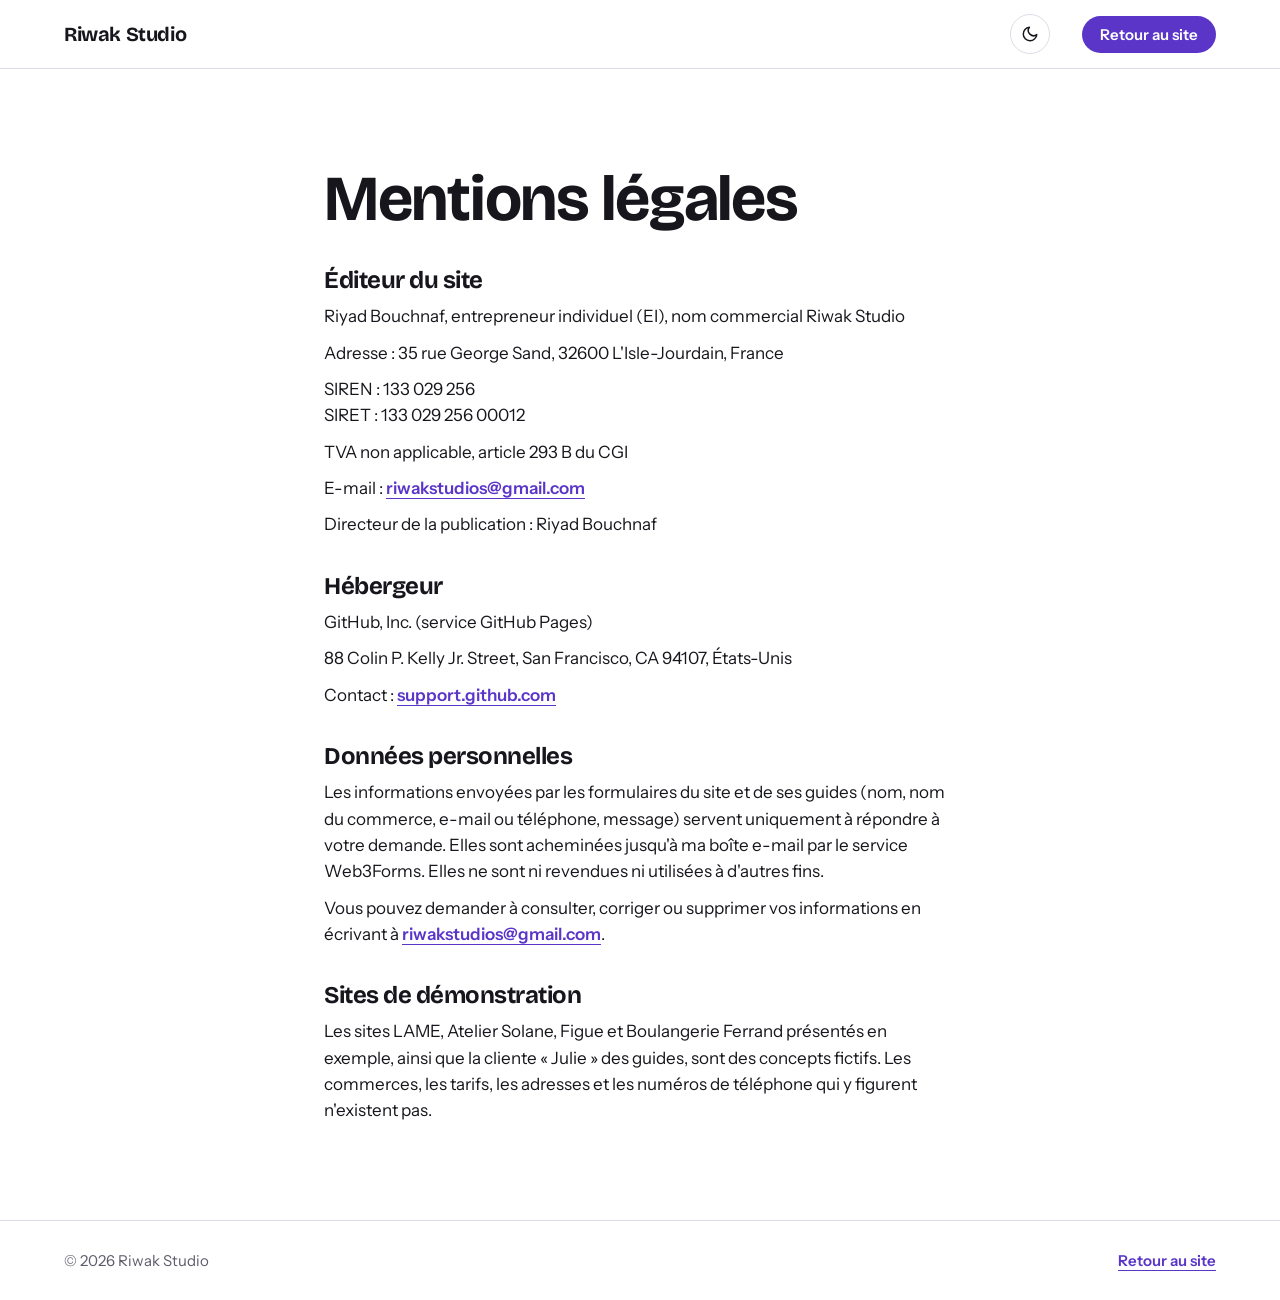
<file: mentions-legales.html>
<!DOCTYPE html>
<html lang="fr">
<head>
  <meta charset="UTF-8">
  <meta name="viewport" content="width=device-width, initial-scale=1">
  <title>Mentions légales | Riwak Studio</title>
  <link rel="preconnect" href="https://fonts.googleapis.com">
  <link rel="preconnect" href="https://fonts.gstatic.com" crossorigin>
  <link href="https://fonts.googleapis.com/css2?family=Bricolage+Grotesque:opsz,wght@12..96,500;12..96,700&family=Instrument+Sans:wght@400;500;600&display=swap" rel="stylesheet">
  <!-- Applique le thème choisi (clair ou sombre) AVANT l'affichage, pour éviter un flash de couleur -->
  <script>
    try { var t = localStorage.getItem('theme'); if (t) document.documentElement.dataset.theme = t; } catch (e) {}
  </script>
  <!-- « ?v=2 » = numéro de version. Le changer oblige les navigateurs à recharger le fichier au lieu d'utiliser leur ancienne copie. -->
  <link rel="stylesheet" href="style.css?v=3">
</head>
<body>

<header class="entete">
  <a href="index.html" class="logo">Riwak Studio</a>
  <nav class="menu" aria-label="Navigation principale">
    <!-- Le bouton qui passe du mode clair au mode sombre (voir script.js) -->
    <button class="theme" type="button" aria-label="Passer en mode sombre">
      <svg class="icone-lune" viewBox="0 0 24 24" fill="none" stroke="currentColor" stroke-width="2" stroke-linecap="round" stroke-linejoin="round" aria-hidden="true"><path d="M21 12.8A9 9 0 1 1 11.2 3a7 7 0 0 0 9.8 9.8z"/></svg>
      <svg class="icone-soleil" viewBox="0 0 24 24" fill="none" stroke="currentColor" stroke-width="2" stroke-linecap="round" aria-hidden="true"><circle cx="12" cy="12" r="4"/><path d="M12 2v2M12 20v2M4.9 4.9l1.4 1.4M17.7 17.7l1.4 1.4M2 12h2M20 12h2M4.9 19.1l1.4-1.4M17.7 6.3l1.4-1.4"/></svg>
    </button>
    <a href="index.html" class="bouton bouton-petit">Retour au site</a>
  </nav>
</header>

<!-- Informations obligatoires sur un site professionnel (loi pour la confiance dans l'économie numérique).
     À mettre à jour si l'adresse change. -->
<main class="page-simple">
  <h1>Mentions légales</h1>

  <h2>Éditeur du site</h2>
  <p>Riyad Bouchnaf, entrepreneur individuel (EI), nom commercial Riwak Studio</p>
  <p>Adresse : 35 rue George Sand, 32600 L'Isle-Jourdain, France</p>
  <p>SIREN : 133 029 256<br>SIRET : 133 029 256 00012</p>
  <p>TVA non applicable, article 293 B du CGI</p>
  <p>E-mail : <a href="mailto:riwakstudios@gmail.com" class="lien">riwakstudios@gmail.com</a></p>
  <p>Directeur de la publication : Riyad Bouchnaf</p>

  <h2>Hébergeur</h2>
  <p>GitHub, Inc. (service GitHub Pages)</p>
  <p>88 Colin P. Kelly Jr. Street, San Francisco, CA 94107, États-Unis</p>
  <p>Contact : <a href="https://support.github.com" class="lien">support.github.com</a></p>

  <h2>Données personnelles</h2>
  <p>Les informations envoyées par les formulaires du site et de ses guides (nom, nom du commerce, e-mail ou téléphone, message) servent uniquement à répondre à votre demande. Elles sont acheminées jusqu'à ma boîte e-mail par le service Web3Forms. Elles ne sont ni revendues ni utilisées à d'autres fins.</p>
  <p>Vous pouvez demander à consulter, corriger ou supprimer vos informations en écrivant à <a href="mailto:riwakstudios@gmail.com" class="lien">riwakstudios@gmail.com</a>.</p>

  <h2>Sites de démonstration</h2>
  <p>Les sites LAME, Atelier Solane, Figue et Boulangerie Ferrand présentés en exemple, ainsi que la cliente « Julie » des guides, sont des concepts fictifs. Les commerces, les tarifs, les adresses et les numéros de téléphone qui y figurent n'existent pas.</p>
</main>

<footer class="pied">
  <span>© 2026 Riwak Studio</span>
  <a href="index.html" class="lien">Retour au site</a>
</footer>

<script src="script.js?v=2"></script>

</body>
</html>
</file>
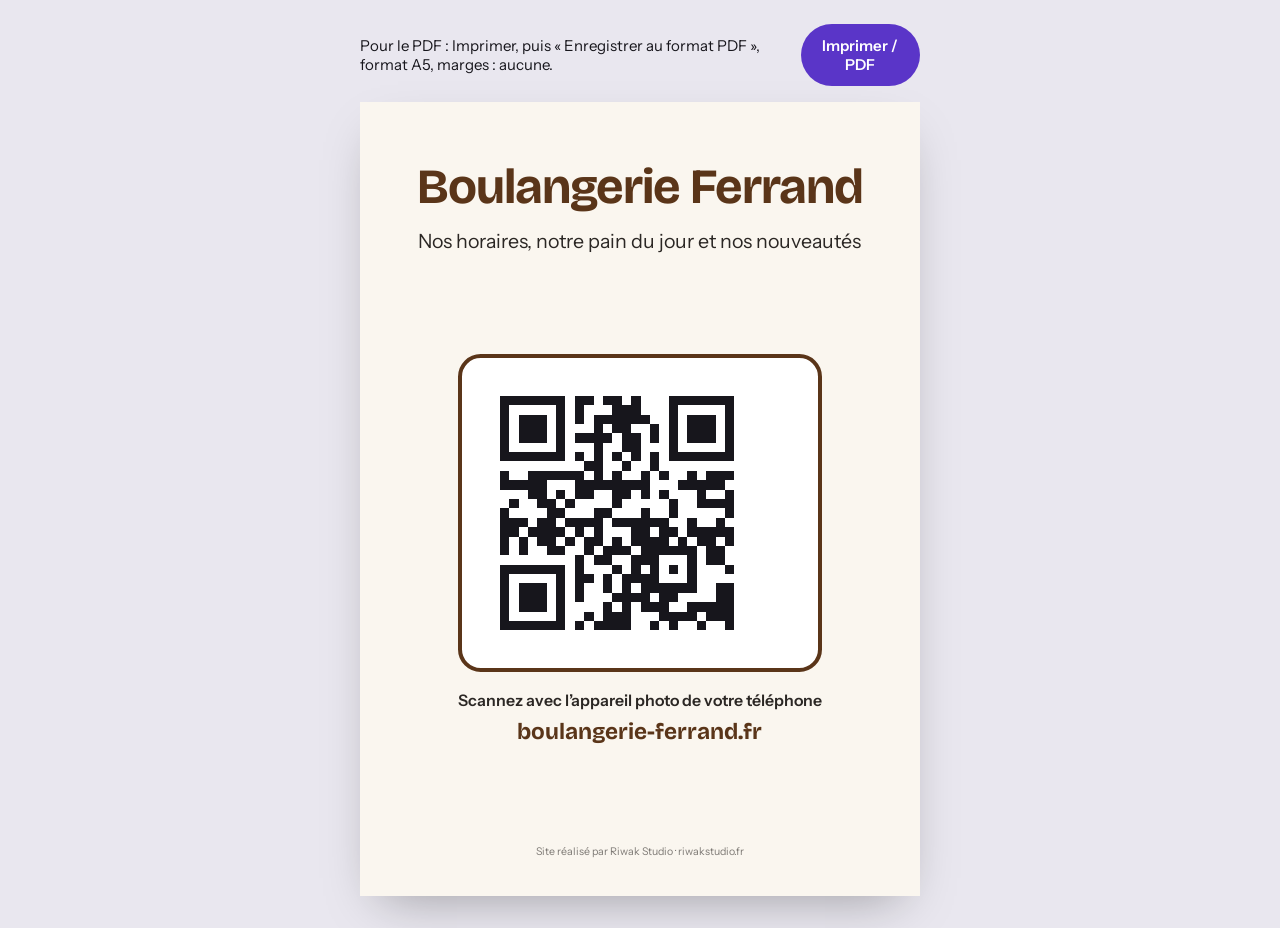
<file: client/modele/affiche.html>
<!DOCTYPE html>
<html lang="fr">
<head>
  <meta charset="utf-8">
  <meta name="viewport" content="width=device-width, initial-scale=1">
  <meta name="robots" content="noindex, nofollow">
  <title>Affiche vitrine · Riwak Studio</title>
  <link rel="preconnect" href="https://fonts.googleapis.com">
  <link rel="preconnect" href="https://fonts.gstatic.com" crossorigin>
  <link href="https://fonts.googleapis.com/css2?family=Bricolage+Grotesque:opsz,wght@12..96,500;12..96,700&family=Instrument+Sans:wght@400;600&display=swap" rel="stylesheet">
  <style>
    /* Format A5 (14,8 × 21 cm), sans marge : la page imprimée est exactement l'affiche. */
    @page { size: A5 portrait; margin: 0; }
    * { box-sizing: border-box; margin: 0; }
    body { font-family: "Instrument Sans", system-ui, sans-serif; background: #e9e7ef; color: #17161c; }

    /* Barre d'aide : visible à l'écran, jamais imprimée */
    .aide { max-width: 148mm; margin: 24px auto 16px; display: flex; gap: 12px; align-items: center; justify-content: space-between; font-size: 15px; }
    .aide button { padding: 12px 20px; border: 0; border-radius: 999px; background: #5a35c8; color: #fff; font: 600 15px "Instrument Sans", sans-serif; cursor: pointer; }

    .affiche {
      width: 148mm; height: 210mm; margin: 0 auto 32px; overflow: hidden;
      background: var(--fond); color: var(--texte);
      display: flex; flex-direction: column; align-items: center; justify-content: space-between;
      padding: 16mm 14mm 10mm; text-align: center;
      box-shadow: 0 20px 50px -20px rgba(0,0,0,.35);
    }
    .nom { font: 700 13mm/1.02 "Bricolage Grotesque", system-ui, sans-serif; letter-spacing: -0.02em; color: var(--accent); }
    .phrase { font-size: 5.2mm; line-height: 1.35; margin-top: 4mm; }
    .cadre-qr { background: #fff; border: 1.2mm solid var(--accent); border-radius: 6mm; padding: 5mm; }
    .cadre-qr svg { display: block; width: 72mm; height: 72mm; }
    .consigne { font-size: 4.2mm; font-weight: 600; margin-top: 5mm; }
    .adresse { font: 700 6mm "Bricolage Grotesque", system-ui, sans-serif; color: var(--accent); margin-top: 2mm; }
    .signature { font-size: 2.8mm; opacity: .6; }

    @media print {
      body { background: none; }
      .aide { display: none; }
      .affiche { margin: 0; box-shadow: none; -webkit-print-color-adjust: exact; print-color-adjust: exact; }
    }
  </style>
</head>
<body>
  <div class="aide">
    <span>Pour le PDF : Imprimer, puis « Enregistrer au format PDF », format A5, marges : aucune.</span>
    <button type="button" onclick="window.print()">Imprimer / PDF</button>
  </div>

  <main class="affiche" id="affiche">
    <div>
      <h1 class="nom" id="nom"></h1>
      <p class="phrase" id="phrase"></p>
    </div>
    <div>
      <div class="cadre-qr" id="qr" role="img"></div>
      <p class="consigne">Scannez avec l’appareil photo de votre téléphone</p>
      <p class="adresse" id="adresse"></p>
    </div>
    <p class="signature">Site réalisé par Riwak Studio · riwakstudio.fr</p>
  </main>

  <script src="../../outils/qrcode.js"></script>
  <script>
  /* =====================================================================
     À MODIFIER POUR CHAQUE CLIENT : uniquement ce bloc.
     Mets les couleurs du site du client, pour que l'affiche lui ressemble.
     ===================================================================== */
  const affiche = {
    nom: 'Boulangerie Ferrand',
    phrase: 'Nos horaires, notre pain du jour et nos nouveautés',
    lien: 'https://riwakstudio.fr',   // l'adresse complète du site du client
    adresseAffichee: 'boulangerie-ferrand.fr',
    accent: '#5a3519',                // couleur principale du client
    fond: '#faf6ef',                  // couleur de fond
    texte: '#2b2724',                 // couleur du texte
  };
  /* ============================ fin du bloc ============================ */

  const el = document.getElementById('affiche');
  el.style.setProperty('--accent', affiche.accent);
  el.style.setProperty('--fond', affiche.fond);
  el.style.setProperty('--texte', affiche.texte);
  document.getElementById('nom').textContent = affiche.nom;
  document.getElementById('phrase').textContent = affiche.phrase;
  document.getElementById('adresse').textContent = affiche.adresseAffichee;

  // Dessin du QR code en SVG : net à n'importe quelle taille d'impression.
  const qr = RiwakQR.creer(affiche.lien);
  const n = qr.getModuleCount(), marge = 2, taille = n + marge * 2;
  let chemin = '';
  for (let l = 0; l < n; l++) for (let c = 0; c < n; c++) if (qr.isDark(l, c)) chemin += `M${c + marge} ${l + marge}h1v1h-1z`;
  const zone = document.getElementById('qr');
  zone.setAttribute('aria-label', 'QR code vers ' + affiche.adresseAffichee);
  zone.innerHTML = `<svg xmlns="http://www.w3.org/2000/svg" viewBox="0 0 ${taille} ${taille}" shape-rendering="crispEdges"><rect width="${taille}" height="${taille}" fill="#fff"/><path d="${chemin}" fill="#17161c"/></svg>`;
  </script>
</body>
</html>
</file>
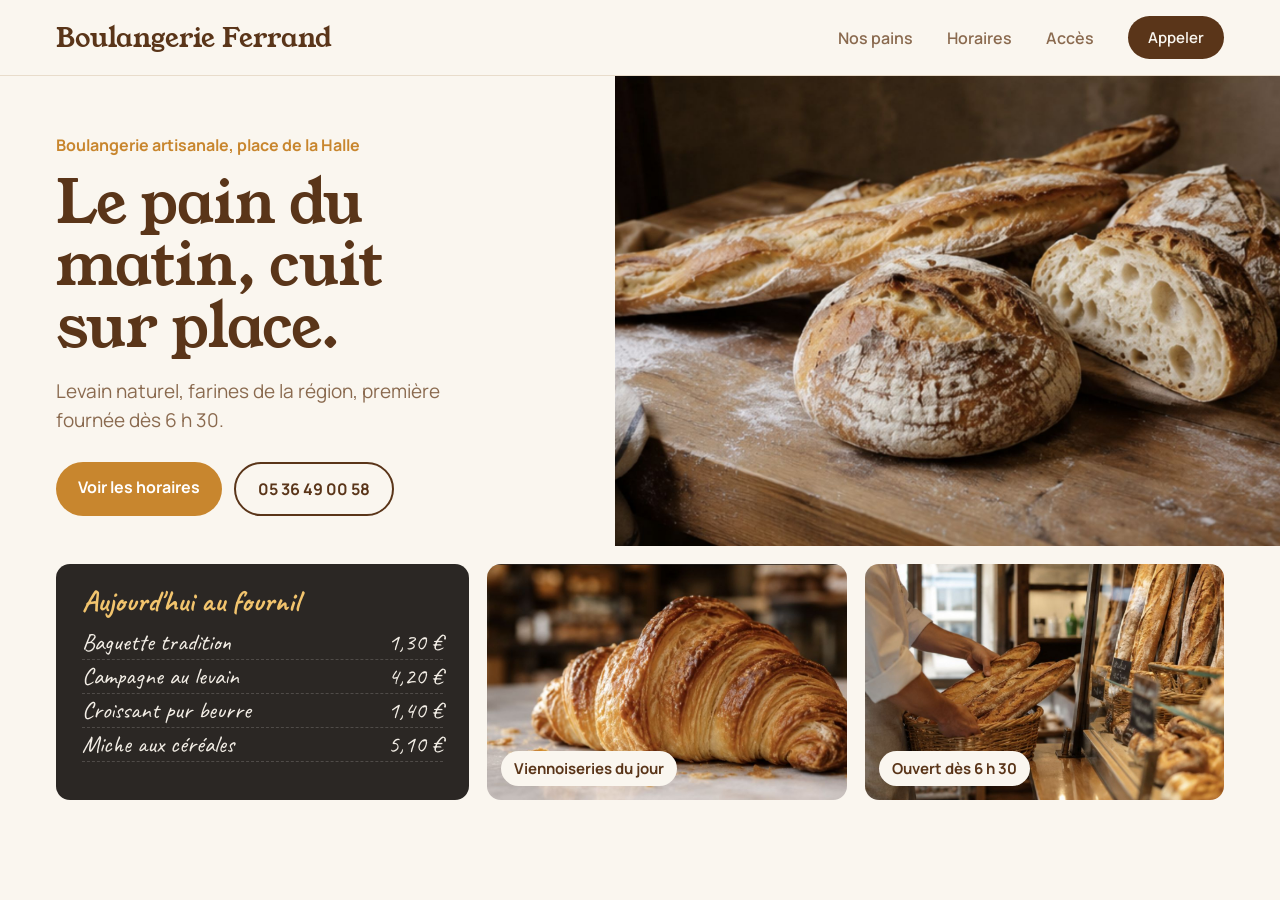
<file: exemples/refonte/apres.html>
<!DOCTYPE html>
<html lang="fr">
<head>
<meta charset="UTF-8">
<meta name="viewport" content="width=device-width, initial-scale=1">
<title>Boulangerie Ferrand | Pain au levain, cuit sur place</title>
<!-- L'« après » de la démonstration de refonte : le même commerce, avec un site actuel.
     Boulangerie fictive, créée pour cette démonstration. Photos générées par IA. -->
<link rel="preconnect" href="https://fonts.googleapis.com">
<link rel="preconnect" href="https://fonts.gstatic.com" crossorigin>
<link href="https://fonts.googleapis.com/css2?family=Young+Serif&family=Manrope:wght@400;600;700&family=Caveat:wght@500;700&display=swap" rel="stylesheet">
<style>
  :root {
    --farine: #faf6ef;    /* fond : blanc farine */
    --croute: #5a3519;    /* texte : brun de la croûte */
    --dore: #c8862e;      /* accent : doré du pain cuit */
    --mie: #8a6a4f;       /* texte secondaire */
    --ardoise: #2b2724;   /* le tableau noir des pains du jour */
    --craie: #f3eee6;     /* l'écriture à la craie */
    --trait: #e8dccb;
  }
  * { box-sizing: border-box; margin: 0; padding: 0; }
  body { font-family: "Manrope", "Segoe UI", sans-serif; color: var(--croute); background: var(--farine); }

  /* En-tête */
  .entete { display: flex; justify-content: space-between; align-items: center; height: 76px; padding: 0 56px; border-bottom: 1px solid var(--trait); }
  .logo { font: 400 27px "Young Serif", Georgia, serif; }
  .menu { display: flex; align-items: center; gap: 34px; font-size: 16px; font-weight: 600; }
  .menu span { color: var(--mie); }
  .menu .appeler { background: var(--croute); color: var(--farine); padding: 11px 20px; border-radius: 999px; font-size: 15px; }

  /* Accroche : le texte à gauche, la photo des pains à droite, jusqu'au bord */
  .accroche { display: grid; grid-template-columns: 1fr 1.08fr; height: 470px; }
  .accroche-texte { padding: 58px 48px 0 56px; }
  .lieu { color: var(--dore); font-weight: 700; font-size: 16px; margin-bottom: 16px; }
  h1 { font: 400 60px/1.03 "Young Serif", Georgia, serif; letter-spacing: -0.015em; max-width: 11ch; }
  .intro { font-size: 19px; line-height: 1.5; color: var(--mie); max-width: 34ch; margin-top: 20px; }
  .actions { display: flex; gap: 12px; margin-top: 28px; }
  .btn { padding: 14px 22px; border-radius: 999px; font-weight: 700; font-size: 16px; }
  .btn-plein { background: var(--dore); color: #fff; }
  .btn-ligne { border: 2px solid var(--croute); }
  .accroche-photo { background: url("../../photos/boulangerie-pain.jpg") center / cover; }

  /* La bande du bas : l'ardoise des pains du jour et deux photos */
  .bas { display: grid; grid-template-columns: 1.15fr 1fr 1fr; gap: 18px; height: 254px; padding: 18px 56px 0; }
  .ardoise { background: var(--ardoise); color: var(--craie); border-radius: 14px; padding: 18px 26px; font-family: "Caveat", cursive; }
  .ardoise h2 { font-weight: 700; font-size: 30px; color: #f2c46d; margin-bottom: 6px; }
  .ardoise li { display: flex; justify-content: space-between; font-size: 24px; line-height: 1.38; list-style: none; border-bottom: 1px dashed rgba(243, 238, 230, .18); }
  .carte { border-radius: 14px; overflow: hidden; position: relative; }
  .carte-croissant { background: url("../../photos/boulangerie-croissants.jpg") 78% center / cover; }
  .carte-vitrine { background: url("../../photos/boulangerie-vitrine.jpg") center / cover; }
  .carte span { position: absolute; left: 14px; bottom: 14px; background: var(--farine); color: var(--croute); font-weight: 700; font-size: 15px; padding: 7px 13px; border-radius: 999px; }
</style>
</head>
<body>
  <header class="entete">
    <div class="logo">Boulangerie Ferrand</div>
    <nav class="menu"><span>Nos pains</span><span>Horaires</span><span>Accès</span><span class="appeler">Appeler</span></nav>
  </header>

  <section class="accroche">
    <div class="accroche-texte">
      <p class="lieu">Boulangerie artisanale, place de la Halle</p>
      <h1>Le pain du matin, cuit sur place.</h1>
      <p class="intro">Levain naturel, farines de la région, première fournée dès 6 h 30.</p>
      <div class="actions">
        <span class="btn btn-plein">Voir les horaires</span>
        <span class="btn btn-ligne">05 36 49 00 58</span>
      </div>
    </div>
    <div class="accroche-photo" role="img" aria-label="Pains de campagne et baguettes sur une planche en bois"></div>
  </section>

  <section class="bas">
    <div class="ardoise">
      <h2>Aujourd'hui au fournil</h2>
      <ul>
        <li><span>Baguette tradition</span><span>1,30 €</span></li>
        <li><span>Campagne au levain</span><span>4,20 €</span></li>
        <li><span>Croissant pur beurre</span><span>1,40 €</span></li>
        <li><span>Miche aux céréales</span><span>5,10 €</span></li>
      </ul>
    </div>
    <div class="carte carte-croissant" role="img" aria-label="Croissant pur beurre"><span>Viennoiseries du jour</span></div>
    <div class="carte carte-vitrine" role="img" aria-label="Baguettes en vitrine"><span>Ouvert dès 6 h 30</span></div>
  </section>
</body>
</html>
</file>
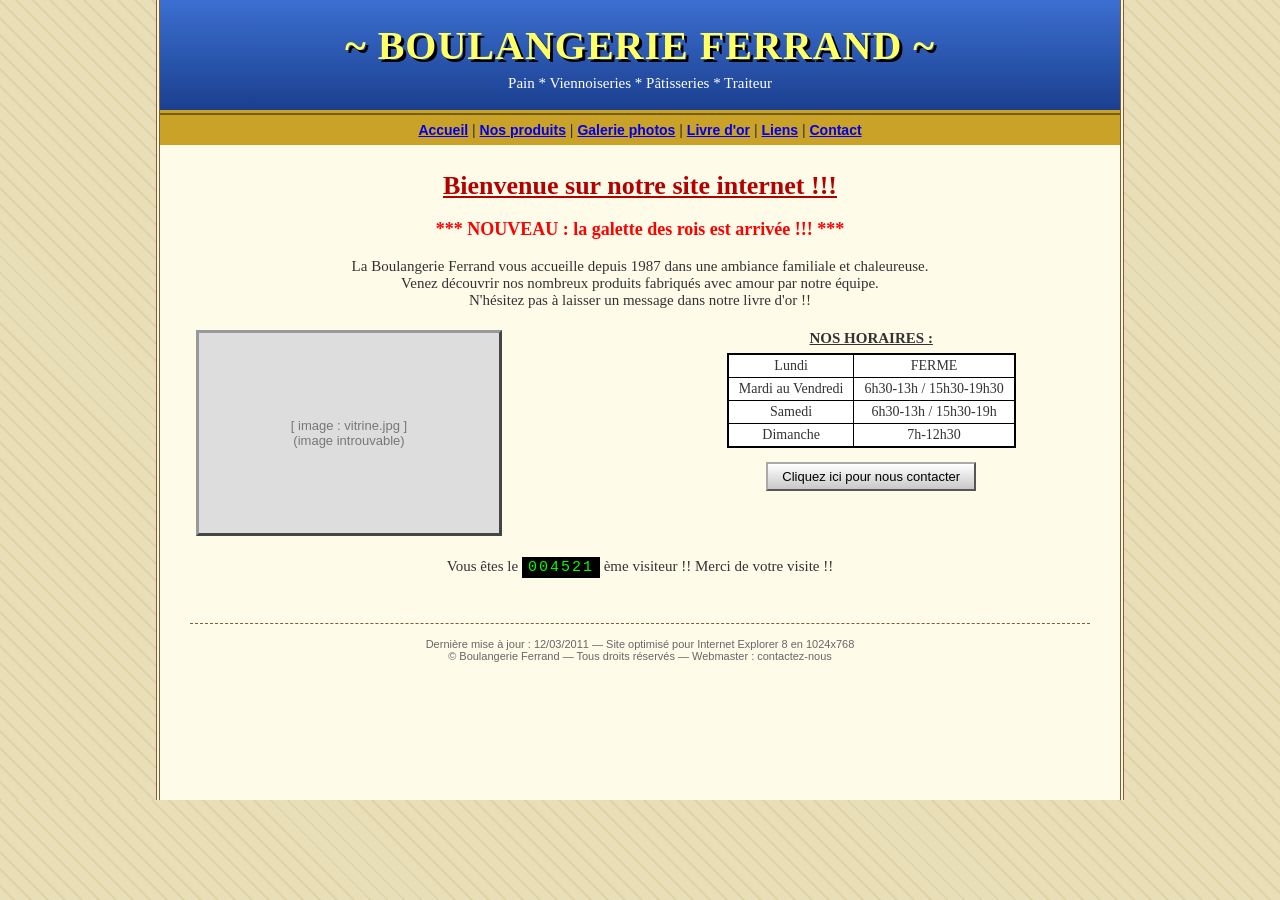
<file: exemples/refonte/avant.html>
<!DOCTYPE html>
<html lang="fr">
<head>
<meta charset="UTF-8">
<title>BOULANGERIE FERRAND - Bienvenue !!!</title>
<!-- Page volontairement datée : c'est l'« avant » de la démonstration de refonte.
     Pas de balise viewport, une largeur fixe, des polices système : comme un site de 2011. -->
<style>
  body {
    margin: 0;
    background-color: #e8dfb8;
    background-image: repeating-linear-gradient(45deg, rgba(160, 120, 40, .12) 0 2px, transparent 2px 12px);
    font-family: "Comic Sans MS", "Comic Sans", "Chalkboard SE", cursive;
    color: #333;
  }
  .page { width: 960px; margin: 0 auto; background: #fffbe9; border-left: 4px double #8b5a2b; border-right: 4px double #8b5a2b; min-height: 800px; }
  .bandeau {
    background: linear-gradient(#3b6fd1, #1b3f8f);
    color: #ffff66; text-align: center; padding: 22px 0 18px;
    border-bottom: 5px ridge #c9a227;
  }
  .bandeau h1 { margin: 0; font-family: "Times New Roman", Times, serif; font-size: 40px; text-shadow: 3px 3px 0 #000; letter-spacing: 1px; }
  .bandeau p { margin: 6px 0 0; color: #fff; font-size: 15px; }
  .menu { background: #c9a227; text-align: center; padding: 7px 0; font-family: Arial, sans-serif; font-size: 14px; }
  .menu a { color: #0000ee; font-weight: bold; }
  .contenu { padding: 16px 30px; text-align: center; font-size: 15px; }
  .contenu h2 { color: #b30000; font-family: "Times New Roman", serif; font-size: 26px; margin: 10px 0; text-decoration: underline; }
  .colonnes { display: table; width: 100%; margin-top: 10px; }
  .col { display: table-cell; vertical-align: top; padding: 6px; }
  .photo { width: 300px; height: 200px; margin: 0 auto; border: 3px outset #999; background: #ddd; display: table-cell; vertical-align: middle; text-align: center; color: #777; font-family: Arial, sans-serif; font-size: 13px; }
  table.horaires { border: 2px solid #000; border-collapse: collapse; margin: 6px auto; font-family: "Times New Roman", serif; font-size: 14px; background: #fff; }
  table.horaires td { border: 1px solid #000; padding: 3px 10px; }
  .clignote { color: #ff0000; font-weight: bold; font-size: 18px; }
  .compteur { display: inline-block; background: #000; color: #00ff00; font-family: "Courier New", monospace; padding: 2px 6px; letter-spacing: 2px; }
  .bouton-vieux { display: inline-block; margin-top: 8px; padding: 5px 14px; background: linear-gradient(#ffffff, #c8c8c8); border: 2px outset #aaa; font-family: Arial, sans-serif; font-size: 13px; color: #000; }
  .bas { text-align: center; font-family: Arial, sans-serif; font-size: 11px; color: #666; padding: 14px 0 24px; border-top: 1px dashed #8b5a2b; margin: 14px 30px 0; }
</style>
</head>
<body>
<div class="page">
  <div class="bandeau">
    <h1>~ BOULANGERIE FERRAND ~</h1>
    <p>Pain * Viennoiseries * Pâtisseries * Traiteur</p>
  </div>
  <div class="menu">
    <a href="#">Accueil</a> | <a href="#">Nos produits</a> | <a href="#">Galerie photos</a> | <a href="#">Livre d'or</a> | <a href="#">Liens</a> | <a href="#">Contact</a>
  </div>
  <div class="contenu">
    <h2>Bienvenue sur notre site internet !!!</h2>
    <p class="clignote">*** NOUVEAU : la galette des rois est arrivée !!! ***</p>
    <p>La Boulangerie Ferrand vous accueille depuis 1987 dans une ambiance familiale et chaleureuse.<br>
      Venez découvrir nos nombreux produits fabriqués avec amour par notre équipe.<br>
      N'hésitez pas à laisser un message dans notre livre d'or !!</p>
    <div class="colonnes">
      <div class="col">
        <div class="photo">[ image : vitrine.jpg ]<br>(image introuvable)</div>
      </div>
      <div class="col">
        <b><u>NOS HORAIRES :</u></b>
        <table class="horaires">
          <tr><td>Lundi</td><td>FERME</td></tr>
          <tr><td>Mardi au Vendredi</td><td>6h30-13h / 15h30-19h30</td></tr>
          <tr><td>Samedi</td><td>6h30-13h / 15h30-19h</td></tr>
          <tr><td>Dimanche</td><td>7h-12h30</td></tr>
        </table>
        <span class="bouton-vieux">Cliquez ici pour nous contacter</span>
      </div>
    </div>
    <p>Vous êtes le <span class="compteur">004521</span> ème visiteur !! Merci de votre visite !!</p>
  </div>
  <div class="bas">
    Dernière mise à jour : 12/03/2011 — Site optimisé pour Internet Explorer 8 en 1024x768<br>
    © Boulangerie Ferrand — Tous droits réservés — Webmaster : contactez-nous
  </div>
</div>
</body>
</html>
</file>
<file: style.css>
/* ============ RIWAK STUDIO : feuille de style ============ */

/* ---- 1. Les réglages généraux ----
   Change une valeur ici et elle change partout dans le site. */
:root {
  --blanc: #ffffff;        /* fond de la page */
  --brume: #f4f3f8;        /* fond des sections teintées */
  --encre: #17161c;        /* texte principal */
  --gris: #5e5c6b;         /* texte secondaire */
  --trait: #dddbe6;        /* bordures fines */
  --violet: #5a35c8;       /* couleur d'accent : la violette de Toulouse (fonds des boutons) */
  --violet-fonce: #44259e; /* accent au survol */
  --violet-texte: #5a35c8; /* accent utilisé pour du texte (liens, prix, numéros) */
  --sur-violet: #ffffff;   /* texte posé sur le violet : toujours blanc */
  --entete-fond: rgba(255, 255, 255, .86); /* fond de l'en-tête, légèrement transparent */
  --nuit: #17161c;         /* fond de la section « Avant, après » */

  --titres: "Bricolage Grotesque", "Segoe UI", system-ui, sans-serif;
  --texte: "Instrument Sans", "Segoe UI", system-ui, sans-serif;

  --marge: clamp(20px, 5vw, 64px);   /* marge sur les côtés */
  --largeur: 1080px;                 /* largeur maximale du contenu */
  color-scheme: light;               /* calendrier, cases à cocher… en version claire */
}

/* ---- 1 bis. Le mode sombre ----
   Les mêmes noms de couleurs, avec d'autres valeurs. Tout le reste du fichier ne change pas.
   Il s'active de deux façons :
   - automatiquement, si l'appareil du visiteur est réglé en mode sombre ;
   - avec le bouton soleil / lune, qui ajoute data-theme="sombre" sur la page (voir script.js). */
@media (prefers-color-scheme: dark) {
  :root:not([data-theme="clair"]) {
    --blanc: #121117; --brume: #1b1a22; --encre: #ecebf2; --gris: #a6a4b3; --trait: #2e2c39;
    --violet: #6b47db; --violet-fonce: #7d5cec; --violet-texte: #b39dff;
    --entete-fond: rgba(18, 17, 23, .84); --nuit: #08080b;
    color-scheme: dark;
  }
}
:root[data-theme="sombre"] {
  --blanc: #121117; --brume: #1b1a22; --encre: #ecebf2; --gris: #a6a4b3; --trait: #2e2c39;
  --violet: #6b47db; --violet-fonce: #7d5cec; --violet-texte: #b39dff;
  --entete-fond: rgba(18, 17, 23, .84); --nuit: #08080b;
  color-scheme: dark;
}

* { box-sizing: border-box; margin: 0; padding: 0; }
html { scroll-behavior: smooth; }

body {
  background: var(--blanc);
  color: var(--encre);
  font-family: var(--texte);
  font-size: 17px;
  line-height: 1.55;
  -webkit-font-smoothing: antialiased;
}

h1, h2, h3 { font-family: var(--titres); line-height: 1.05; letter-spacing: -0.02em; }
h3 { font-size: 21px; font-weight: 700; line-height: 1.2; margin-bottom: 8px; }
p { max-width: 62ch; }
a { color: inherit; }

/* Contour visible quand on navigue au clavier */
:focus-visible { outline: 3px solid var(--violet-texte); outline-offset: 3px; border-radius: 4px; }

/* ---- 2. Boutons et liens ---- */
.bouton {
  display: inline-block;
  background: var(--violet);
  color: var(--sur-violet);
  font: 600 17px var(--texte);
  text-decoration: none;
  padding: 14px 26px;
  border: 0;
  border-radius: 999px;
  cursor: pointer;
  transition: background .2s;
}
.bouton:hover { background: var(--violet-fonce); }
.bouton-petit { font-size: 15px; padding: 9px 18px; }

.lien { color: var(--violet-texte); font-weight: 600; text-underline-offset: 4px; }
.lien:hover { color: var(--violet-texte); text-decoration-thickness: 2px; }

/* ---- 3. En-tête ---- */
.entete {
  position: sticky; top: 0; z-index: 10;
  display: flex; justify-content: space-between; align-items: center; gap: 16px;
  padding: 14px var(--marge);
  background: var(--entete-fond);
  backdrop-filter: blur(14px); -webkit-backdrop-filter: blur(14px);
  border-bottom: 1px solid var(--trait);
}
.logo { font: 700 20px var(--titres); letter-spacing: -0.02em; text-decoration: none; }
.logo, .bouton-petit { white-space: nowrap; }
/* Sur petit écran, le bouton de l'en-tête affiche « Devis » au lieu de « Demander un devis » */
.texte-court { display: none; }
@media (max-width: 480px) {
  .texte-long { display: none; }
  .texte-court { display: inline; }
  .menu { gap: 10px; }
}
.menu { display: flex; align-items: center; gap: clamp(14px, 3vw, 32px); font-size: 15px; }
.menu a:not(.bouton) { text-decoration: none; color: var(--gris); }
.menu a:not(.bouton):hover { color: var(--encre); }

/* Le bouton soleil / lune de l'en-tête */
.theme {
  display: grid; place-items: center;
  width: 40px; height: 40px;
  background: none; color: var(--encre);
  border: 1px solid var(--trait); border-radius: 50%;
  cursor: pointer;
  transition: border-color .2s;
}
.theme:hover { border-color: var(--violet-texte); }
.theme svg { width: 18px; height: 18px; }
/* En clair on montre la lune (« passer en sombre »), en sombre le soleil */
.icone-soleil { display: none; }
:root[data-theme="sombre"] .icone-soleil { display: block; }
:root[data-theme="sombre"] .icone-lune { display: none; }

/* ---- 4. Accroche : texte à gauche, ordinateur et téléphone à droite ---- */
.accroche {
  display: grid; grid-template-columns: .9fr 1.1fr; align-items: center; gap: clamp(32px, 5vw, 72px);
  max-width: calc(1240px + 2 * var(--marge));
  margin: 0 auto;
  padding: clamp(48px, 8vw, 104px) var(--marge) clamp(64px, 9vw, 120px);
}
.accroche h1 { font-size: clamp(42px, 5.6vw, 80px); font-weight: 700; max-width: 11ch; }
.accroche-texte { font-size: clamp(18px, 1.7vw, 21px); color: var(--gris); max-width: 40ch; margin-top: 26px; }
.accroche-boutons { display: flex; flex-wrap: wrap; align-items: center; gap: 16px 28px; margin-top: 34px; }

/* La scène : un halo violet, l'ordinateur, et le téléphone posé devant à droite */
.scene { position: relative; margin: 0; padding: 0 6% 10% 0; }
.scene::before {
  content: ""; position: absolute; inset: -10% -6% 0 4%; z-index: -1;
  background: radial-gradient(closest-side, rgba(90, 53, 200, .22), rgba(90, 53, 200, 0));
}

/* Un « écran » : la page d'origine est affichée en grand puis réduite à la taille du cadre.
   --echelle est calculée par script.js (largeur du cadre ÷ largeur d'origine). */
.ecran { position: relative; overflow: hidden; background: #0e0e0f; }
.ecran iframe {
  position: absolute; top: 0; left: 0;
  border: 0;
  transform-origin: 0 0;
  transform: scale(var(--echelle, .4));
  pointer-events: none;            /* ce sont des images vivantes : on ne clique pas dedans */
}
.ecran-portable { aspect-ratio: 1440 / 900; border-radius: 4px; }
.ecran-portable iframe { width: 1440px; height: 900px; }
.ecran-mobile { aspect-ratio: 390 / 844; border-radius: clamp(14px, 2vw, 24px); }
.ecran-mobile iframe { width: 390px; height: 844px; }

.portable { animation: monter 1s cubic-bezier(.2, .8, .2, 1) .1s both; }
.portable-cadre { background: #1b1a20; padding: 2.2% 2.2% 2.8%; border-radius: clamp(10px, 1.4vw, 18px) clamp(10px, 1.4vw, 18px) 4px 4px; box-shadow: 0 30px 60px -30px rgba(23, 22, 28, .5); }
.portable-base {
  position: relative; height: clamp(10px, 1.3vw, 16px); margin: 0 -7%;
  background: linear-gradient(#e6e4ec, #b9b6c4);
  border-radius: 0 0 14px 14px;
}
/* L'encoche au milieu de la base, pour ouvrir l'écran */
.portable-base::before { content: ""; position: absolute; left: 50%; top: 0; width: 16%; height: 40%; transform: translateX(-50%); background: #a9a6b4; border-radius: 0 0 8px 8px; }

.mobile {
  position: absolute; right: 0; bottom: 0; width: 25%;
  background: #1b1a20; padding: 2.4% 1.6%;
  border-radius: clamp(18px, 2.8vw, 34px);
  box-shadow: 0 30px 50px -20px rgba(23, 22, 28, .55);
  animation: monter 1s cubic-bezier(.2, .8, .2, 1) .35s both;
}
.scene-legende { position: absolute; left: 0; bottom: 0; width: 70%; font-size: 14px; color: var(--gris); }

/* ---- 4 bis. Avant / après : la section sombre ---- */
.refonte { background: var(--nuit); color: #ffffff; padding: clamp(72px, 10vw, 128px) var(--marge); }
.refonte > * { max-width: 1240px; margin-left: auto; margin-right: auto; }
.refonte-tete { display: flex; justify-content: space-between; align-items: end; flex-wrap: wrap; gap: 16px 48px; margin-bottom: clamp(28px, 4vw, 44px); }
.refonte-tete .titre { margin-bottom: 0; }
.refonte-tete p { color: #b9b6c4; max-width: 44ch; font-size: 18px; }
.refonte-note { font-size: 15px; color: #8f8c9c; margin-top: 18px; max-width: 1080px; }

.comparateur {
  position: relative;
  max-width: 1080px; margin: 0 auto;
  aspect-ratio: 1280 / 800;
  border-radius: 16px; overflow: hidden;
  border: 1px solid #34323d;
  user-select: none;
}
.comparateur-ecran { position: absolute; inset: 0; }
.comparateur-ecran iframe { width: 1280px; height: 800px; }
/* Le nouveau site n'est visible qu'à droite de la séparation */
.comparateur-apres { clip-path: inset(0 0 0 var(--position)); }

.etiquette {
  position: absolute; bottom: 16px; z-index: 2;
  font: 600 14px var(--texte);
  padding: 6px 14px; border-radius: 999px;
  pointer-events: none;
}
.etiquette-avant { left: 16px; background: rgba(23, 22, 28, .78); color: #ffffff; }
.etiquette-apres { right: 16px; background: #ffffff; color: #17161c; }

/* Le curseur invisible, posé sur toute l'image */
.comparateur-curseur {
  position: absolute; inset: 0; z-index: 3;
  width: 100%; height: 100%; margin: 0;
  opacity: 0; cursor: ew-resize;
  -webkit-appearance: none; appearance: none;
}
/* La ligne et le rond qu'on voit, placés à --position */
.poignee {
  position: absolute; top: 0; bottom: 0; left: var(--position); z-index: 2;
  width: 3px; margin-left: -1.5px;
  background: #ffffff;
  pointer-events: none;
}
.poignee::after {
  content: "‹ ›";
  position: absolute; top: 50%; left: 50%;
  width: 48px; height: 48px; transform: translate(-50%, -50%);
  display: grid; place-items: center;
  background: #ffffff; color: #5a35c8;
  font: 700 20px/1 var(--texte); letter-spacing: 4px;
  border-radius: 50%;
  box-shadow: 0 6px 20px rgba(0, 0, 0, .35);
}
/* Au clavier, le rond prend la couleur d'accent pour montrer qu'il est actif */
.comparateur-curseur:focus-visible ~ .poignee::after { outline: 3px solid var(--violet); outline-offset: 3px; }

/* ---- 5. Exemples : les trois sites dans une fenêtre ---- */
.exemples {
  max-width: calc(1240px + 2 * var(--marge));
  margin: 0 auto;
  padding: clamp(72px, 10vw, 128px) var(--marge);
}
.exemples .titre { margin-bottom: 14px; }
.exemples-intro { color: var(--gris); margin-bottom: 32px; }

/* La ligne avec les onglets à gauche et le choix ordinateur / téléphone à droite */
.exemples-commandes { display: flex; justify-content: space-between; align-items: end; flex-wrap: wrap; gap: 16px; margin-bottom: 18px; }
.onglets { display: flex; flex-wrap: wrap; gap: 8px; }
.onglet {
  font: 700 18px var(--titres); color: var(--encre); text-align: left;
  background: var(--blanc);
  border: 1px solid var(--trait); border-radius: 14px;
  padding: 12px 20px;
  cursor: pointer;
  transition: border-color .2s, background .2s, color .2s;
}
.onglet span { display: block; font: 400 14px var(--texte); color: var(--gris); margin-top: 2px; }
.onglet:hover { border-color: var(--violet); }
.onglet.actif { background: var(--violet); border-color: var(--violet); color: var(--sur-violet); }
.onglet.actif span { color: #dcd3fb; }

.appareils { display: flex; background: var(--brume); border-radius: 999px; padding: 4px; }
.appareil { font: 600 15px var(--texte); color: var(--gris); background: none; border: 0; border-radius: 999px; padding: 8px 16px; cursor: pointer; }
.appareil.actif { background: var(--blanc); color: var(--encre); box-shadow: 0 1px 3px rgba(23, 22, 28, .15); }

/* La fenêtre elle-même */
.fenetre {
  border: 1px solid var(--trait);
  border-radius: 16px;
  overflow: hidden;
  margin: 0 auto;
  box-shadow: 0 40px 80px -40px rgba(60, 35, 140, .35);
  transition: max-width .5s cubic-bezier(.2, .8, .2, 1);
  max-width: 100%;
}
.fenetre.telephone { max-width: 400px; }          /* aperçu « téléphone » : la fenêtre devient étroite */
.fenetre.exploration { border-color: var(--violet); box-shadow: 0 0 0 3px rgba(90, 53, 200, .25), 0 40px 80px -40px rgba(60, 35, 140, .35); }

.fenetre-barre { display: flex; align-items: center; gap: 14px; min-height: 46px; padding: 8px 16px; background: var(--brume); border-bottom: 1px solid var(--trait); }
.fenetre-points { display: flex; gap: 7px; }
.fenetre-points i { width: 10px; height: 10px; border-radius: 50%; background: var(--trait); }
.fenetre-nom { font-size: 14px; color: var(--gris); }
.fenetre-quitter { margin-left: auto; font: 600 14px var(--texte); color: var(--blanc); background: var(--encre); border: 0; border-radius: 999px; padding: 6px 14px; cursor: pointer; }

.fenetre-ecran { position: relative; height: clamp(460px, 74vh, 760px); background: var(--brume); }
.fenetre-site { display: block; width: 100%; height: 100%; border: 0; }

/* Le voile : il recouvre le site tant qu'on n'a pas cliqué sur « Explorer ce site » */
.fenetre-voile {
  position: absolute; inset: 0;
  display: grid; place-items: end center;
  padding-bottom: 28px;
  background: linear-gradient(to top, rgba(23, 22, 28, .45), rgba(23, 22, 28, 0) 45%);
  border: 0; cursor: pointer;
}
.fenetre-voile span {
  background: #ffffff; color: #17161c;
  font: 600 17px var(--texte);
  padding: 14px 26px; border-radius: 999px;
  box-shadow: 0 10px 30px rgba(23, 22, 28, .3);
  transition: transform .2s;
}
.fenetre-voile:hover span { transform: translateY(-3px); }
.fenetre.exploration .fenetre-voile { display: none; }

.exemple-legende { display: flex; justify-content: space-between; align-items: baseline; flex-wrap: wrap; gap: 10px 32px; margin-top: 22px; }
.exemple-description { color: var(--gris); }

/* ---- 6. Les blocs de contenu ---- */
.bloc { padding: clamp(72px, 10vw, 128px) var(--marge); }
.bloc > * { max-width: var(--largeur); margin-left: auto; margin-right: auto; }
.bloc-teinte { background: var(--brume); }
.bloc-etroit > * { max-width: 680px; }
.bloc-etroit p + p { margin-top: 16px; }

.titre { font-size: clamp(32px, 5vw, 60px); font-weight: 700; margin-bottom: clamp(28px, 4vw, 48px); }
.note { font-size: 15px; color: var(--gris); }

/* Trois colonnes */
.trois { display: grid; grid-template-columns: repeat(3, 1fr); gap: clamp(28px, 4vw, 56px); }
.trois p { color: var(--gris); }

/* Quatre arguments, sur deux colonnes */
.quatre { display: grid; grid-template-columns: 1fr 1fr; gap: clamp(28px, 4vw, 56px) clamp(32px, 6vw, 88px); }
.quatre h3 { font-size: clamp(22px, 2.4vw, 28px); }
.quatre p { color: var(--gris); }

/* ---- 7. Offre ---- */
.offre { display: grid; grid-template-columns: 1fr 1.3fr; gap: clamp(32px, 6vw, 88px); align-items: start; }
.offre .titre { margin-bottom: 12px; }
.prix { font: 500 clamp(22px, 2.6vw, 28px) var(--titres); margin-bottom: 12px; }
.prix strong { font-size: 2.4em; font-weight: 700; color: var(--violet-texte); letter-spacing: -0.03em; }

.liste { list-style: none; border-top: 1px solid var(--trait); margin-bottom: 20px; }
.liste li { padding: 16px 0 16px 34px; border-bottom: 1px solid var(--trait); position: relative; }
/* La petite coche devant chaque ligne */
.liste li::before {
  content: ""; position: absolute; left: 4px; top: 21px;
  width: 13px; height: 7px;
  border-left: 2.5px solid var(--violet-texte); border-bottom: 2.5px solid var(--violet-texte);
  transform: rotate(-45deg);
}

/* ---- 7 bis. Garantie : le bandeau violet ---- */
.garantie { background: var(--violet); color: var(--sur-violet); text-align: center; padding: clamp(64px, 9vw, 112px) var(--marge); }
.garantie h2 { font-size: clamp(34px, 6vw, 76px); font-weight: 700; max-width: 16ch; margin: 0 auto; }
.garantie p { font-size: clamp(18px, 2vw, 21px); color: #e6dffc; max-width: 52ch; margin: 24px auto 0; }

/* ---- 8. Méthode : trois étapes numérotées ---- */
.etapes { list-style: none; counter-reset: etape; display: grid; grid-template-columns: repeat(3, 1fr); gap: clamp(28px, 4vw, 56px); }
.etapes li { counter-increment: etape; border-top: 2px solid var(--encre); padding-top: 20px; }
.etapes li::before { content: counter(etape); display: block; font: 700 44px/1 var(--titres); color: var(--violet-texte); margin-bottom: 16px; }
.etapes p { color: var(--gris); }

/* Étapes à gauche, vidéo à droite */
.methode-grille { display: grid; grid-template-columns: 1fr minmax(260px, 340px); gap: clamp(32px, 6vw, 88px); align-items: center; }
.methode-grille .etapes { grid-template-columns: 1fr; gap: 32px; }
.methode-video { margin: 0; }
.methode-video video {
  display: block; width: 100%; height: auto; aspect-ratio: 9 / 16;
  border: 10px solid var(--nuit); border-radius: 34px; background: var(--nuit);
  box-shadow: 0 40px 80px -40px rgba(60, 35, 140, .45);
}
.methode-video figcaption { margin-top: 14px; text-align: center; font-size: .95rem; color: var(--gris); }

/* ---- 8 bis. Questions fréquentes ---- */
.questions { border-top: 1px solid var(--encre); }
.questions details { border-bottom: 1px solid var(--trait); }
.questions summary {
  display: flex; justify-content: space-between; align-items: center; gap: 20px;
  font: 700 clamp(18px, 2vw, 21px)/1.25 var(--titres);
  padding: 22px 0;
  cursor: pointer;
  list-style: none;                       /* enlève la petite flèche par défaut */
}
.questions summary::-webkit-details-marker { display: none; }
/* Le « + » à droite, qui tourne pour devenir une croix quand la question est ouverte */
.questions summary::after { content: "+"; font: 400 30px/1 var(--texte); color: var(--violet-texte); transition: transform .25s; }
.questions details[open] summary::after { transform: rotate(45deg); }
.questions details p { color: var(--gris); padding-bottom: 24px; }

/* Page des mentions légales */
.page-simple { max-width: 760px; margin: 0 auto; padding: clamp(48px, 8vw, 96px) var(--marge); }
.page-simple h1 { font-size: clamp(36px, 6vw, 64px); font-weight: 700; margin-bottom: 32px; }
.page-simple h2 { font-size: 24px; font-weight: 700; margin: 36px 0 10px; }
.page-simple p + p { margin-top: 10px; }

/* ---- 9. Contact ---- */
.contact { display: grid; grid-template-columns: 1fr 1.2fr; gap: clamp(32px, 6vw, 88px); align-items: start; }
.contact p + p { margin-top: 16px; }

.formulaire { display: grid; gap: 18px; background: var(--blanc); border: 1px solid var(--trait); border-radius: 20px; padding: clamp(22px, 3vw, 36px); }
.formulaire label { display: grid; gap: 7px; font-size: 15px; font-weight: 600; }
.formulaire input, .formulaire textarea {
  font: 400 17px var(--texte); color: var(--encre);
  padding: 12px 14px;
  border: 1px solid var(--trait); border-radius: 10px;
  background: var(--blanc);
  width: 100%;
  resize: vertical;
}
.formulaire input:focus, .formulaire textarea:focus { outline: 0; border-color: var(--violet); box-shadow: 0 0 0 3px rgba(90, 53, 200, .18); }
.formulaire .bouton { justify-self: start; }
.formulaire-message { font-size: 15px; min-height: 1.5em; }
.formulaire-message.erreur { color: #b3261e; }

/* Le piège à robots est caché aux visiteurs */
.piege { position: absolute; left: -9999px; }
.formulaire .bouton:disabled { opacity: .6; cursor: wait; }

/* Texte à remplacer : surligné pour ne pas l'oublier */
.a-remplir { background: #ffe66b; color: #17161c; padding: 1px 6px; border-radius: 4px; font-weight: 600; }

/* ---- 10. Pied de page ---- */
.pied {
  display: flex; justify-content: space-between; flex-wrap: wrap; gap: 12px;
  padding: 28px var(--marge);
  font-size: 15px; color: var(--gris);
  border-top: 1px solid var(--trait);
}

/* ---- 11. L'animation d'arrivée (une seule, au chargement) :
   le texte, puis l'ordinateur, puis le téléphone montent l'un après l'autre ---- */
@keyframes monter {
  from { opacity: 0; transform: translateY(32px); }
  to   { opacity: 1; transform: none; }
}
.accroche-gauche { animation: monter .9s cubic-bezier(.2, .8, .2, 1) both; }

/* ---- 12. Téléphone et petite tablette ---- */
@media (max-width: 820px) {
  .menu a:not(.bouton) { display: none; }      /* on ne garde que le bouton devis */
  .trois, .quatre, .etapes, .offre, .contact { grid-template-columns: 1fr; }
  .methode-grille { grid-template-columns: 1fr; }
  .methode-video { width: min(100%, 300px); margin-inline: auto; }
  .appareils { display: none; }               /* sur téléphone, l'aperçu est déjà en taille téléphone */
  .fenetre-ecran { height: min(78vh, 640px); }
  .accroche { grid-template-columns: 1fr; }
  .scene { padding: 0 8% 0 0; }
  .mobile { width: 27%; bottom: 30px; }
  .scene-legende { position: static; width: auto; margin-top: 12px; }
  .poignee::after { width: 40px; height: 40px; font-size: 17px; }
  .fenetre { border-radius: 12px; }
  .onglet { padding: 10px 14px; font-size: 16px; }
}

/* ---- 13. Pour les personnes qui désactivent les animations ---- */
@media (prefers-reduced-motion: reduce) {
  html { scroll-behavior: auto; }
  .accroche-gauche, .portable, .mobile { animation: none; }
  .fenetre, .onglet, .fenetre-voile span, .questions summary::after { transition: none; }
  .bouton { transition: none; }
}
</file>
<file: exemples/atelier-solane/style.css>
/* ============ ATELIER SOLANE : feuille de style ============ */

/* ---- 1. Les réglages généraux ----
   Change une valeur ici et elle change partout dans le site. */
:root {
  --scene: #0e0e0f;        /* fond de la page : presque noir */
  --anthracite: #1b1a18;   /* fond des sections un peu plus claires */
  --trait: #34322e;        /* lignes fines sur fond sombre */
  --craie: #f1ede6;        /* texte principal sur fond sombre */
  --pierre: #99948b;       /* texte secondaire sur fond sombre */
  --soleil: #f5b85a;       /* la lumière : fenêtres, boutons, liens */
  --soleil-vif: #ffd08a;   /* la lumière au survol */

  --papier: #efebe4;       /* fond des sections claires */
  --blanc: #fbfaf7;        /* cartes sur fond clair */
  --encre: #1b1a18;        /* texte sur fond clair */
  --ardoise: #625e57;      /* texte secondaire sur fond clair */
  --trait-clair: #d6d0c5;  /* lignes fines sur fond clair */

  --police: "Hanken Grotesk", "Segoe UI", system-ui, sans-serif;

  --marge: clamp(20px, 5.5vw, 88px);   /* marge sur les côtés */
  --largeur: 1200px;                   /* largeur maximale du contenu */
}

* { box-sizing: border-box; margin: 0; padding: 0; }
html { scroll-behavior: smooth; }

body {
  background: var(--scene);
  color: var(--craie);
  font-family: var(--police);
  font-size: 18px;
  line-height: 1.5;
  -webkit-font-smoothing: antialiased;
  overflow-x: hidden;
}

h1, h2, h3 { font-weight: 600; line-height: 1.04; letter-spacing: -0.025em; }
ul, ol { list-style: none; }
a { color: inherit; }
::selection { background: var(--soleil); color: var(--scene); }

/* Contour visible quand on navigue au clavier */
:focus-visible { outline: 3px solid var(--soleil); outline-offset: 3px; border-radius: 4px; }

/* ---- 2. Bandeau de démonstration ---- */
.bandeau { background: var(--craie); color: var(--encre); font-size: 14px; font-weight: 500; text-align: center; padding: 8px var(--marge); }

/* ---- 3. Boutons et liens ---- */
.bouton {
  display: inline-block;
  background: var(--soleil);
  color: var(--scene);
  font: 600 17px var(--police);
  text-decoration: none;
  padding: 14px 26px;
  border: 0;
  border-radius: 999px;
  cursor: pointer;
  transition: background .2s, transform .2s;
}
.bouton:hover { background: var(--soleil-vif); transform: translateY(-2px); }
.bouton-petit { font-size: 15px; padding: 9px 18px; }

.lien { color: var(--soleil); font-weight: 600; text-underline-offset: 5px; }
.lien:hover { color: var(--soleil-vif); }

/* ---- 4. En-tête ---- */
.entete {
  position: sticky; top: 0; z-index: 10;
  display: flex; justify-content: space-between; align-items: center; gap: 16px;
  padding: 14px var(--marge);
  background: rgba(14, 14, 15, .8);
  backdrop-filter: blur(16px); -webkit-backdrop-filter: blur(16px);
  border-bottom: 1px solid var(--trait);
}
.logo { font-size: 19px; font-weight: 700; letter-spacing: -0.02em; text-decoration: none; }
.menu { display: flex; align-items: center; gap: clamp(14px, 3vw, 34px); font-size: 16px; }
.menu a:not(.bouton) { text-decoration: none; color: var(--pierre); transition: color .2s; }
.menu a:not(.bouton):hover { color: var(--craie); }

/* ---- 5. La scène d'ouverture ---- */
.scene {
  max-width: calc(var(--largeur) + 2 * var(--marge));
  margin: 0 auto;
  padding: clamp(32px, 4vw, 56px) var(--marge) clamp(56px, 8vw, 104px);
  text-align: center;
}
.scene-metier { font-size: 19px; font-weight: 500; color: var(--pierre); margin-bottom: 18px; animation: montee .9s cubic-bezier(.2, .8, .2, 1) both; }
.scene h1 {
  font-size: clamp(40px, 6.8vw, 96px);
  margin: 0 auto;
  animation: montee 1s cubic-bezier(.2, .8, .2, 1) .08s both;
}

/* La maquette remonte sous le titre et passe légèrement dessous */
.scene-maquette { margin: clamp(-70px, -5vw, -16px) auto 0; max-width: 780px; animation: lever 1.6s cubic-bezier(.2, .8, .2, 1) .2s both; }
.maquette { display: block; width: 100%; height: auto; overflow: visible; }

/* Les fenêtres : la lumière de la maison */
.vitre { fill: var(--soleil); }
.vitre.porte { fill: #e2a245; }

/* Les trois niveaux s'écartent vers le haut. --ecart est modifié par script.js (de 0 à 1). */
.etage { transition: transform .15s linear; }
.etage-2 { transform: translateY(calc(var(--ecart, 0) * -34px)); }
.etage-3 { transform: translateY(calc(var(--ecart, 0) * -68px)); }

.scene-bas {
  display: flex; justify-content: space-between; align-items: end; flex-wrap: wrap; gap: 24px 48px;
  text-align: left;
  margin-top: clamp(8px, 2vw, 24px);
}
.scene-texte { font-size: clamp(20px, 2.2vw, 26px); line-height: 1.3; font-weight: 500; max-width: 26ch; }
.scene-actions { display: flex; flex-wrap: wrap; align-items: center; gap: 16px 28px; }

/* ---- 6. Chapitre : une grande phrase, puis l'explication ---- */
.chapitre { max-width: calc(var(--largeur) + 2 * var(--marge)); margin: 0 auto; padding: clamp(72px, 11vw, 160px) var(--marge); }
.chapitre-nom { font-size: 20px; font-weight: 600; color: var(--soleil); margin-bottom: 18px; }
.geant { font-size: clamp(40px, 7.6vw, 108px); max-width: 13ch; }
.chapitre-texte { font-size: clamp(20px, 2.1vw, 25px); line-height: 1.4; font-weight: 500; color: var(--pierre); max-width: 38ch; margin: clamp(28px, 4vw, 48px) 0 0 auto; }
.chapitre-texte strong { color: var(--craie); font-weight: 500; }

/* ---- 7. Les blocs de contenu ---- */
.bloc { padding: clamp(72px, 10vw, 136px) var(--marge); }
.bloc > * { max-width: var(--largeur); margin-left: auto; margin-right: auto; }
.bloc-anthracite { background: var(--anthracite); }
.bloc-clair { background: var(--papier); color: var(--encre); }
.bloc-contact { padding-top: 0; }

.titre { font-size: clamp(32px, 4.8vw, 60px); max-width: 20ch; }
.bloc > .titre { max-width: var(--largeur); }
.bloc-tete { display: flex; justify-content: space-between; align-items: end; flex-wrap: wrap; gap: 12px 32px; margin-bottom: clamp(36px, 5vw, 64px); }
.bloc-note { color: var(--pierre); }
.bloc-clair .bloc-note { color: var(--ardoise); }
.texte { font-size: 20px; color: var(--ardoise); max-width: 40ch; margin-top: 20px; }

/* Deux colonnes côte à côte */
.deux { display: grid; grid-template-columns: 1fr 1.1fr; gap: clamp(32px, 6vw, 96px); align-items: start; }

/* ---- 8. Projets ---- */
.projets { display: grid; grid-template-columns: repeat(3, 1fr); gap: 20px; }
.projet { background: var(--scene); border-radius: 24px; padding: clamp(22px, 2.6vw, 34px); transition: transform .35s cubic-bezier(.2, .8, .2, 1); }
.projet:hover { transform: translateY(-6px); }

/* Les façades dessinées au trait */
.projet-dessin { display: block; width: 100%; margin-bottom: 26px; fill: none; stroke: var(--craie); stroke-width: 1.6; stroke-linejoin: round; }
.projet-dessin .plein { fill: var(--soleil); stroke: none; opacity: .9; }
.projet-dessin .fin { stroke-width: .8; opacity: .45; }

.projet h3 { font-size: 28px; }
.projet-lieu { color: var(--soleil); font-weight: 500; margin-top: 6px; }
.projet-texte { color: var(--pierre); margin-top: 14px; }
.projet-chiffres { display: flex; gap: 32px; margin-top: 24px; padding-top: 18px; border-top: 1px solid var(--trait); }
.projet-chiffres dt { font-size: 14px; color: var(--pierre); }
.projet-chiffres dd { font-size: 22px; font-weight: 600; }

/* ---- 9. Étapes : quatre étapes numérotées ---- */
.etapes { counter-reset: etape; display: grid; grid-template-columns: repeat(4, 1fr); gap: clamp(24px, 3vw, 44px); margin-top: clamp(36px, 5vw, 64px); }
.etapes li { counter-increment: etape; border-top: 1px solid var(--craie); padding-top: 22px; display: flex; flex-direction: column; }
.etapes li::before { content: counter(etape); font-size: 56px; font-weight: 600; line-height: 1; color: var(--soleil); margin-bottom: 22px; }
.etapes h3 { font-size: 24px; margin-bottom: 10px; }
.etapes p { color: var(--pierre); margin-bottom: 20px; }
.duree { margin-top: auto; font-size: 15px; font-weight: 500; }

/* ---- 10. Honoraires : trois cartes claires ---- */
.cartes { display: grid; grid-template-columns: repeat(3, 1fr); gap: 20px; }
.carte { background: var(--blanc); border-radius: 24px; padding: clamp(24px, 3vw, 36px); }
.carte h3 { font-size: 21px; letter-spacing: -0.01em; }
.carte-prix { font-size: clamp(28px, 3vw, 38px); font-weight: 600; letter-spacing: -0.02em; line-height: 1.1; margin: 18px 0 16px; }
.carte p:last-child { color: var(--ardoise); }

/* ---- 11. Contact ---- */
.coordonnees { margin-top: 36px; border-top: 1px solid var(--encre); }
.coordonnees li { display: grid; grid-template-columns: 110px 1fr; gap: 16px; padding: 15px 0; border-bottom: 1px solid var(--trait-clair); font-weight: 500; }
.coordonnees span { color: var(--ardoise); font-weight: 400; }

.formulaire { display: grid; gap: 18px; background: var(--blanc); border-radius: 24px; padding: clamp(22px, 3vw, 38px); }
.formulaire label { display: grid; gap: 7px; font-size: 15px; font-weight: 600; }
.formulaire input, .formulaire select, .formulaire textarea {
  font: 400 17px var(--police); color: var(--encre);
  padding: 12px 14px;
  background: var(--blanc);
  border: 1px solid #b9b2a6; border-radius: 12px;
  width: 100%;
  resize: vertical;
}
.formulaire input:focus, .formulaire select:focus, .formulaire textarea:focus { outline: 0; border-color: var(--encre); box-shadow: 0 0 0 3px rgba(245, 184, 90, .5); }
.formulaire .bouton { justify-self: start; background: var(--encre); color: var(--blanc); }
.formulaire .bouton:hover { background: #000000; }
.formulaire-message { font-size: 15px; min-height: 1.5em; }
.formulaire-message.erreur { color: #a3261c; }

/* ---- 12. Pied de page ---- */
.pied {
  display: flex; justify-content: space-between; flex-wrap: wrap; gap: 10px 24px;
  padding: 28px var(--marge);
  background: var(--papier); color: var(--ardoise);
  font-size: 15px;
  border-top: 1px solid var(--trait-clair);
}

/* ---- 13. Les animations d'arrivée (une seule fois, au chargement) ---- */
@keyframes montee {
  from { opacity: 0; transform: translateY(28px); }
  to   { opacity: 1; transform: none; }
}
@keyframes lever {
  from { opacity: 0; transform: translateY(70px) scale(.94); }
  to   { opacity: 1; transform: none; }
}

/* ---- 14. Tablette ---- */
@media (max-width: 1020px) {
  .etapes { grid-template-columns: 1fr 1fr; }
  .projets, .cartes { grid-template-columns: 1fr; }
  .projet-dessin { max-width: 420px; }
}

/* ---- 15. Téléphone ---- */
@media (max-width: 760px) {
  .menu a:not(.bouton) { display: none; }
  .scene { text-align: left; }
  .scene h1 { margin-left: 0; }
  .scene-maquette { margin-top: -10px; margin-left: -6%; margin-right: -6%; }
  .deux, .etapes { grid-template-columns: 1fr; }
  .chapitre-texte { margin-left: 0; }
  .coordonnees li { grid-template-columns: 90px 1fr; }
}

/* ---- 16. Pour les personnes qui désactivent les animations ---- */
@media (prefers-reduced-motion: reduce) {
  html { scroll-behavior: auto; }
  .scene-metier, .scene h1, .scene-maquette { animation: none; }
  .bouton, .projet, .etage, .menu a { transition: none; }
}
</file>
<file: exemples/figue/style.css>
/* ============ FIGUE : feuille de style ============ */

/* ---- 1. Les réglages généraux ----
   Change une valeur ici et elle change partout dans le site. */
:root {
  --nuit: #170f19;         /* fond de la page : un noir tiré vers la prune */
  --prune: #241728;        /* fond des sections un peu plus claires */
  --trait: #4a364e;        /* lignes fines */
  --os: #f3e7da;           /* texte principal, blanc cassé */
  --sourdine: #bcaab3;     /* texte secondaire */
  --chair: #f08c9a;        /* rose de la chair de figue : boutons, prix, liens */
  --chair-claire: #f7aab4; /* rose au survol */

  --titres: "Fraunces", Georgia, "Times New Roman", serif;
  --texte: "Figtree", "Segoe UI", system-ui, sans-serif;

  --marge: clamp(20px, 5vw, 72px);   /* marge sur les côtés */
  --largeur: 1160px;                 /* largeur maximale du contenu */
}

* { box-sizing: border-box; margin: 0; padding: 0; }
html { scroll-behavior: smooth; }

body {
  background: var(--nuit);
  color: var(--os);
  font-family: var(--texte);
  font-size: 17px;
  line-height: 1.55;
  -webkit-font-smoothing: antialiased;
  overflow-x: hidden;
}

h1, h2, h3 { font-family: var(--titres); font-weight: 400; line-height: 1; letter-spacing: -0.02em; }
ul { list-style: none; }
a { color: inherit; }
::selection { background: var(--chair); color: var(--nuit); }

/* Contour visible quand on navigue au clavier */
:focus-visible { outline: 3px solid var(--chair); outline-offset: 3px; border-radius: 4px; }

/* ---- 2. Bandeau de démonstration ---- */
.bandeau { background: var(--os); color: var(--nuit); font-size: 14px; font-weight: 500; text-align: center; padding: 8px var(--marge); }

/* ---- 3. Boutons et liens ---- */
.bouton {
  display: inline-block;
  background: var(--chair);
  color: var(--nuit);
  font: 600 17px var(--texte);
  text-decoration: none;
  padding: 15px 28px;
  border: 0;
  border-radius: 999px;
  cursor: pointer;
  transition: background .2s, transform .2s;
}
.bouton:hover { background: var(--chair-claire); transform: translateY(-2px); }
.bouton-petit { font-size: 15px; padding: 9px 20px; }

.lien { color: var(--chair); font-weight: 600; text-underline-offset: 5px; white-space: nowrap; }
.lien:hover { color: var(--chair-claire); }

/* ---- 4. En-tête ---- */
.entete {
  position: sticky; top: 0; z-index: 10;
  display: flex; justify-content: space-between; align-items: center; gap: 16px;
  padding: 14px var(--marge);
  background: rgba(23, 15, 25, .82);
  backdrop-filter: blur(14px); -webkit-backdrop-filter: blur(14px);
  border-bottom: 1px solid var(--trait);
}
.logo { font: 500 26px/1 var(--titres); text-decoration: none; letter-spacing: -0.02em; }
.menu { display: flex; align-items: center; gap: clamp(14px, 3vw, 34px); font-size: 16px; }
.menu a:not(.bouton) { text-decoration: none; color: var(--sourdine); transition: color .2s; }
.menu a:not(.bouton):hover { color: var(--os); }

/* ---- 5. Accroche ---- */
.accroche {
  position: relative;
  min-height: min(88vh, 860px);
  display: grid; grid-template-columns: 1.1fr .9fr; align-items: center; gap: 24px;
  max-width: calc(var(--largeur) + 2 * var(--marge));
  margin: 0 auto;
  padding: clamp(40px, 6vw, 80px) var(--marge);
}
.accroche-texte { position: relative; z-index: 2; animation: montee 1s cubic-bezier(.2, .8, .2, 1) both; }
.accroche-lieu { font-size: 18px; color: var(--sourdine); margin-bottom: 8px; }
.accroche h1 {
  font-size: clamp(120px, 25vw, 380px);
  line-height: .82;
  letter-spacing: -0.05em;
  margin-left: -.05em;
}
.accroche-phrase { font: 400 clamp(21px, 2.4vw, 30px)/1.25 var(--titres); max-width: 20ch; margin-top: clamp(20px, 3vw, 36px); }
.accroche-boutons { display: flex; flex-wrap: wrap; align-items: center; gap: 16px 28px; margin-top: 32px; }

/* La figue : grande, penchée, elle tourne doucement quand on fait défiler la page */
.accroche-figue { position: relative; z-index: 1; display: grid; place-items: center; animation: entree-figue 1.4s cubic-bezier(.2, .8, .2, 1) both; }
.figue {
  width: min(100%, 460px);
  transform: rotate(calc(-16deg + var(--tour, 0deg)));   /* --tour est modifié par script.js */
  filter: drop-shadow(0 50px 60px rgba(0, 0, 0, .55));
}
/* Le halo rose derrière la figue */
.accroche-figue::before {
  content: ""; position: absolute; width: 120%; aspect-ratio: 1; z-index: -1;
  background: radial-gradient(circle, rgba(240, 140, 154, .2), transparent 62%);
}

/* ---- 6. Les blocs de contenu ---- */
.bloc { padding: clamp(72px, 10vw, 136px) var(--marge); }
.bloc > * { max-width: var(--largeur); margin-left: auto; margin-right: auto; }
.bloc-releve { background: var(--prune); }

.titre { font-size: clamp(36px, 5.4vw, 72px); }
.texte { font-size: 19px; color: var(--sourdine); max-width: 46ch; }
.titre + .texte { margin-top: 20px; }
.grand-texte { font: 400 clamp(26px, 4vw, 52px)/1.16 var(--titres); letter-spacing: -0.015em; padding-right: 34%; }

/* Deux colonnes côte à côte */
.deux { display: grid; grid-template-columns: 1fr 1.1fr; gap: clamp(32px, 6vw, 96px); align-items: start; }

/* ---- 7. La carte ---- */
.carte-tete { display: flex; justify-content: space-between; align-items: end; flex-wrap: wrap; gap: 16px 32px; margin-bottom: clamp(36px, 5vw, 64px); }
.carte-menu { font-size: 18px; color: var(--chair); font-weight: 500; }

.carte { display: grid; grid-template-columns: repeat(3, 1fr); gap: clamp(32px, 4vw, 64px); }
.carte h3 { font-size: 30px; padding-bottom: 16px; border-bottom: 1px solid var(--os); }
.plats li {
  display: grid; grid-template-columns: 1fr auto; gap: 4px 16px;
  padding: 20px 0;
  border-bottom: 1px dashed var(--trait);
  transition: padding .3s;
}
.plats li:hover { padding-left: 10px; }
.plat-nom { font: 500 21px/1.2 var(--titres); }
.plat-prix { font-weight: 600; color: var(--chair); white-space: nowrap; }
.plat-detail { grid-column: 1 / -1; color: var(--sourdine); font-size: 16px; }

/* ---- 8. Le lieu ---- */
.chiffres { margin-top: 36px; border-top: 1px solid var(--os); }
.chiffres div { display: grid; grid-template-columns: 130px 1fr; gap: 16px; padding: 16px 0; border-bottom: 1px dashed var(--trait); }
.chiffres dt { color: var(--sourdine); }
.chiffres dd { font-weight: 500; }

/* ---- 9. Horaires ---- */
.horaires { border-top: 1px solid var(--os); }
.horaires li { display: flex; justify-content: space-between; gap: 24px; padding: 18px 0; border-bottom: 1px dashed var(--trait); font-size: 18px; }
.horaires li span:first-child { color: var(--sourdine); }
.horaires li span:last-child { text-align: right; font-weight: 500; }

/* ---- 10. Formulaire de réservation ---- */
.formulaire { display: grid; grid-template-columns: 1fr 1fr; gap: 22px 18px; }
.champ-large { grid-column: 1 / -1; }
.formulaire label { display: grid; gap: 8px; font-size: 15px; font-weight: 500; color: var(--sourdine); }
.formulaire input, .formulaire select {
  font: 500 18px var(--texte); color: var(--os);
  padding: 13px 14px;
  background: var(--prune);
  border: 1px solid var(--trait); border-radius: 10px;
  width: 100%;
  color-scheme: dark;      /* pour que le calendrier et les listes soient sombres aussi */
}
.formulaire input:focus, .formulaire select:focus { outline: 0; border-color: var(--chair); box-shadow: 0 0 0 3px rgba(240, 140, 154, .25); }
.formulaire .bouton { justify-self: start; }
.formulaire-message { font-size: 15px; min-height: 1.5em; color: var(--os); }
.formulaire-message.erreur { color: #ffb4a8; }

/* ---- 11. Pied de page ---- */
.pied {
  display: flex; justify-content: space-between; flex-wrap: wrap; gap: 10px 24px;
  padding: 28px var(--marge);
  font-size: 15px; color: var(--sourdine);
  border-top: 1px solid var(--trait);
}

/* ---- 12. Barre de réservation sur téléphone ---- */
.barre-reserver { display: none; }

/* ---- 13. Les deux animations d'arrivée (une seule fois, au chargement) ---- */
@keyframes montee {
  from { opacity: 0; transform: translateY(32px); }
  to   { opacity: 1; transform: none; }
}
@keyframes entree-figue {
  from { opacity: 0; transform: translateY(60px) rotate(-30deg) scale(.8); }
  to   { opacity: 1; transform: none; }
}

/* ---- 14. Téléphone et petite tablette ---- */
@media (max-width: 860px) {
  .menu a:not(.bouton) { display: none; }
  .accroche { grid-template-columns: 1fr; min-height: 0; }
  .accroche-figue { order: -1; justify-items: end; margin-bottom: -16px; }
  .figue { width: 56%; }
  .deux, .carte { grid-template-columns: 1fr; }
  .grand-texte { padding-right: 0; }
  .chiffres div { grid-template-columns: 100px 1fr; }

  /* La barre de réservation reste collée en bas de l'écran */
  .barre-reserver {
    display: block;
    position: fixed; left: 0; right: 0; bottom: 0; z-index: 20;
    background: var(--chair); color: var(--nuit);
    font-size: 18px; font-weight: 600; text-align: center; text-decoration: none;
    padding: 16px;
  }
  .pied { padding-bottom: 92px; }   /* pour que la barre ne cache pas le pied de page */
}

/* ---- 15. Pour les personnes qui désactivent les animations ---- */
@media (prefers-reduced-motion: reduce) {
  html { scroll-behavior: auto; }
  .accroche-texte, .accroche-figue { animation: none; }
  .bouton, .plats li, .menu a { transition: none; }
}
</file>
